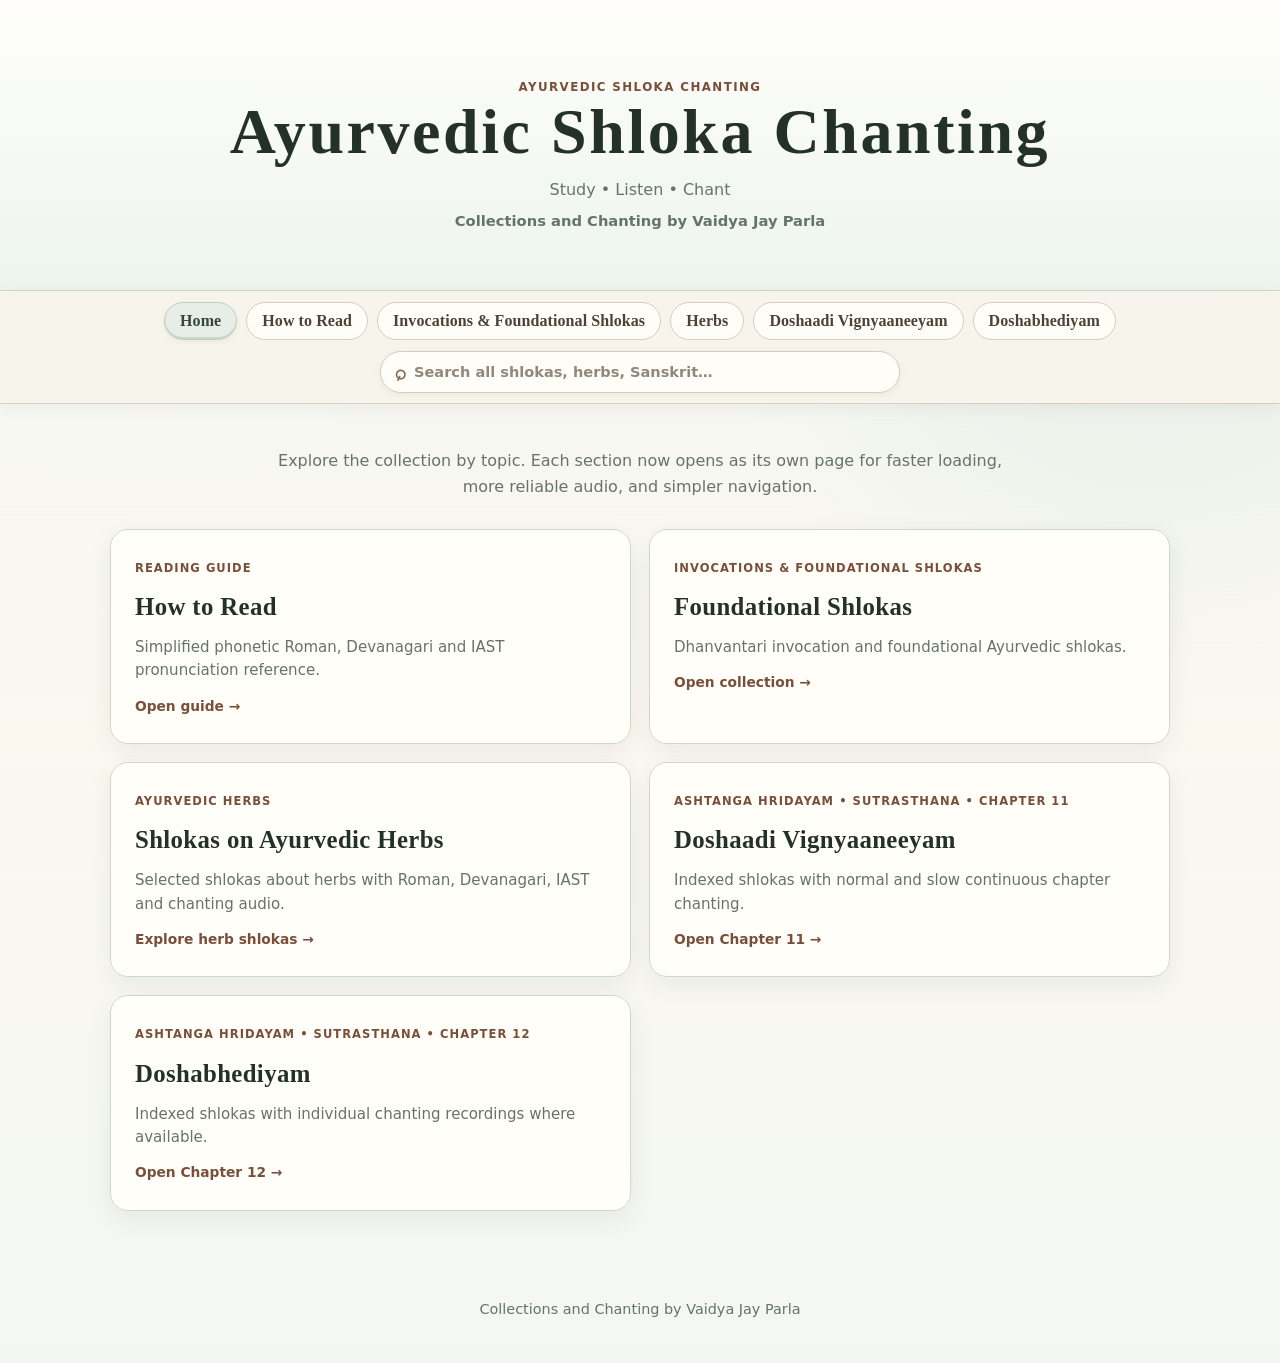
<file: index.html>
<!doctype html><html lang="en"><head>
<meta charset="utf-8">
<meta name="viewport" content="width=device-width,initial-scale=1">
<title>Ayurvedic Shloka Chanting</title>
<link rel="stylesheet" href="styles.css">
<link rel="stylesheet" href="site.css">
</head>
<body class="home-page"><div aria-hidden="true" class="sacred-bg"><span class="geo g1"></span><span class="geo g2"></span><span class="geo g3"></span><span class="geo g4"></span><span class="geo g5"></span><span class="geo g6"></span></div>
<header><div class="hero compact-hero">
<p class="collection-kicker">Ayurvedic Shloka Chanting</p>
<h1>Ayurvedic Shloka Chanting</h1>
<p class="subtitle">Study • Listen • Chant</p>
<p class="byline">Collections and Chanting by Vaidya Jay Parla</p>
</div></header>
<nav class="site-nav">
  <div class="nav-shell">
    <div class="nav-inner">
      <a class="active" href="index.html">Home</a>
      <a href="guide.html">How to Read</a>
      <a href="foundational.html">Invocations &amp; Foundational Shlokas</a>
      <a href="herbs.html">Herbs</a>
      <a href="chapter-11.html">Doshaadi Vignyaaneeyam</a>
      <a href="chapter-12.html">Doshabhediyam</a>
    </div>
    <div class="site-search-row">
      <div class="site-search-box">
        <span class="site-search-icon" aria-hidden="true">⌕</span>
        <input id="siteSearch" type="search" autocomplete="off"
          aria-label="Search the entire chanting collection"
          aria-controls="siteSearchResults"
          aria-expanded="false"
          placeholder="Search all shlokas, herbs, Sanskrit…">
        <span id="siteSearchCount" class="site-search-count" aria-live="polite"></span>
      </div>
      <div id="siteSearchResults" class="site-search-results" hidden></div>
    </div>
  </div>
</nav>
<main class="home-main">
<section class="home-intro">
<p>Explore the collection by topic. Each section now opens as its own page for faster loading, more reliable audio, and simpler navigation.</p>
</section>
<section class="home-grid" aria-label="Collection sections">
<a class="home-card" href="guide.html"><span class="eyebrow">Reading Guide</span><h2>How to Read</h2><p>Simplified phonetic Roman, Devanagari and IAST pronunciation reference.</p><span class="enter">Open guide →</span></a>
<a class="home-card" href="foundational.html"><span class="eyebrow">Invocations &amp; Foundational Shlokas</span><h2>Foundational Shlokas</h2><p>Dhanvantari invocation and foundational Ayurvedic shlokas.</p><span class="enter">Open collection →</span></a>
<a class="home-card" href="herbs.html"><span class="eyebrow">Ayurvedic Herbs</span><h2>Shlokas on Ayurvedic Herbs</h2><p>Selected shlokas about herbs with Roman, Devanagari, IAST and chanting audio.</p><span class="enter">Explore herb shlokas →</span></a>
<a class="home-card" href="chapter-11.html"><span class="eyebrow">Ashtanga Hridayam • Sutrasthana • Chapter 11</span><h2>Doshaadi Vignyaaneeyam</h2><p>Indexed shlokas with normal and slow continuous chapter chanting.</p><span class="enter">Open Chapter 11 →</span></a>
<a class="home-card" href="chapter-12.html"><span class="eyebrow">Ashtanga Hridayam • Sutrasthana • Chapter 12</span><h2>Doshabhediyam</h2><p>Indexed shlokas with individual chanting recordings where available.</p><span class="enter">Open Chapter 12 →</span></a>
</section>
</main>
<footer>Collections and Chanting by Vaidya Jay Parla</footer>
<script>
(function(){
 const map={reading-guide:"guide.html",opening:"foundational.html",herbs:"herbs.html",doshaadi:"chapter-11.html",doshabhediyam:"chapter-12.html"};
 const id=location.hash.slice(1);
 if(map[id]) location.replace(map[id]);
})();
</script>
<script type="module" src="site.js"></script>
<script type="module" src="search.js"></script>
</body></html>
</file>
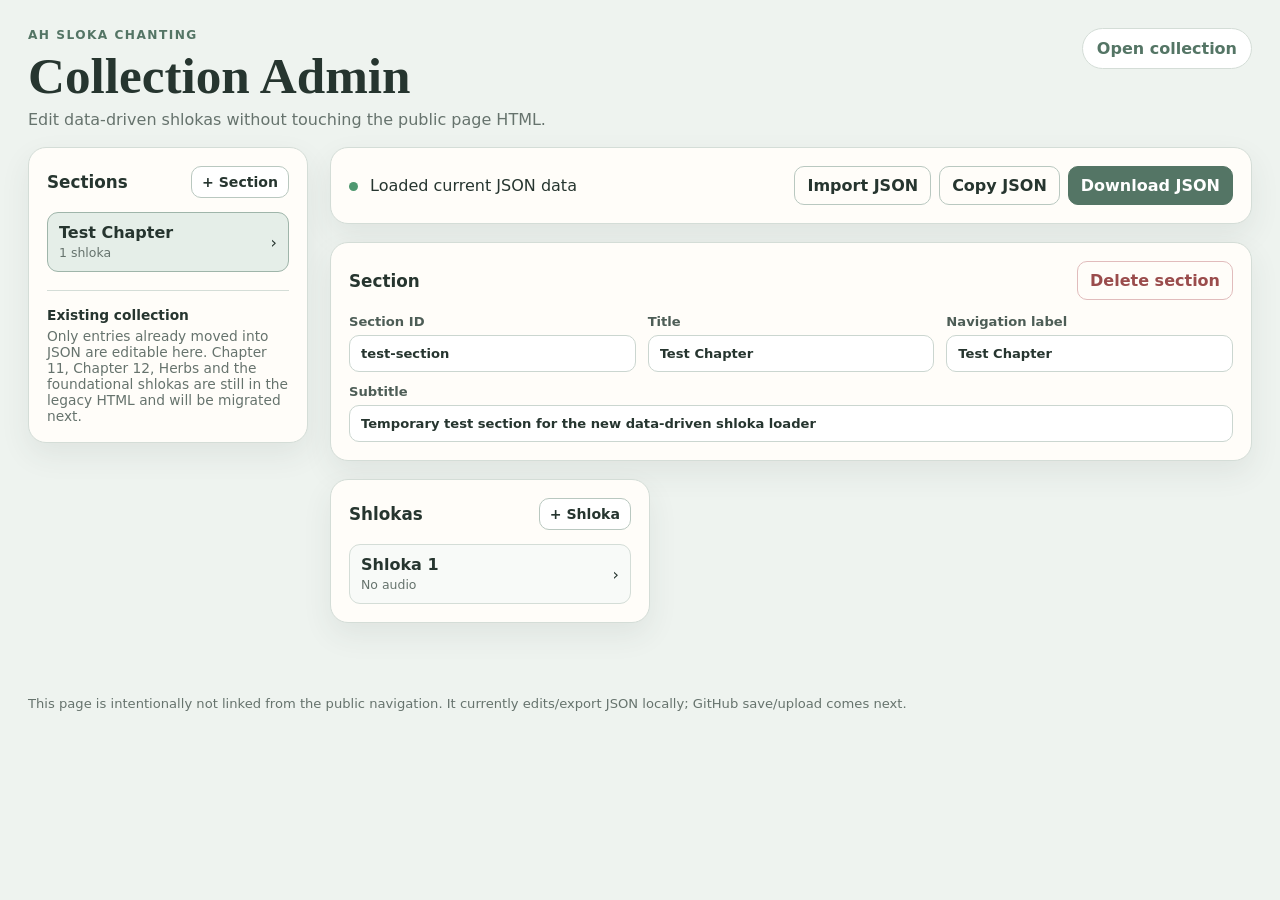
<file: admin.html>
<!doctype html>
<html lang="en">
<head>
  <meta charset="utf-8">
  <meta name="viewport" content="width=device-width,initial-scale=1">
  <title>Shloka Collection Admin</title>
  <link rel="stylesheet" href="admin.css">
</head>
<body>
  <header class="topbar">
    <div>
      <p class="eyebrow">AH Sloka Chanting</p>
      <h1>Collection Admin</h1>
      <p class="sub">Edit data-driven shlokas without touching the public page HTML.</p>
    </div>
    <a class="site-link" href="./index.html">Open collection</a>
  </header>

  <main class="layout">
    <aside class="sidebar">
      <div class="panel sticky-panel">
        <div class="panel-head">
          <h2>Sections</h2>
          <button id="newSectionBtn" class="btn small">+ Section</button>
        </div>
        <div id="sectionList" class="section-list"></div>
        <div class="legacy-note">
          <strong>Existing collection</strong>
          <p>Only entries already moved into JSON are editable here. Chapter 11, Chapter 12, Herbs and the foundational shlokas are still in the legacy HTML and will be migrated next.</p>
        </div>
      </div>
    </aside>

    <section class="workspace">
      <div class="panel toolbar">
        <div>
          <span id="statusDot" class="status-dot"></span>
          <span id="statusText">Loading current data…</span>
        </div>
        <div class="toolbar-actions">
          <button id="importBtn" class="btn ghost">Import JSON</button>
          <input id="importFile" type="file" accept=".json,application/json" hidden>
          <button id="copyBtn" class="btn ghost">Copy JSON</button>
          <button id="downloadBtn" class="btn primary">Download JSON</button>
        </div>
      </div>

      <div id="emptyState" class="panel empty-state">
        <h2>Select a section</h2>
        <p>Choose a section on the left, or create a new one.</p>
      </div>

      <div id="editorArea" hidden>
        <div class="panel section-editor">
          <div class="panel-head">
            <h2>Section</h2>
            <button id="deleteSectionBtn" class="btn danger ghost">Delete section</button>
          </div>
          <div class="field-grid three">
            <label>Section ID
              <input id="sectionId" type="text" placeholder="chapter-13">
            </label>
            <label>Title
              <input id="sectionTitle" type="text" placeholder="Chapter 13">
            </label>
            <label>Navigation label
              <input id="sectionNav" type="text" placeholder="Chapter 13">
            </label>
          </div>
          <label>Subtitle
            <input id="sectionSubtitle" type="text" placeholder="Ashtanga Hridayam · Sutrasthana · Chapter 13">
          </label>
        </div>

        <div class="split">
          <div class="panel">
            <div class="panel-head">
              <h2>Shlokas</h2>
              <button id="newVerseBtn" class="btn small">+ Shloka</button>
            </div>
            <div id="verseList" class="verse-list"></div>
          </div>

          <div id="verseEditor" class="panel" hidden>
            <div class="panel-head">
              <h2 id="verseEditorTitle">Edit shloka</h2>
              <button id="deleteVerseBtn" class="btn danger ghost">Delete</button>
            </div>

            <div class="field-grid three">
              <label>Shloka ID
                <input id="verseId" type="text" placeholder="ch13-1">
              </label>
              <label>Number
                <input id="verseNumber" type="number" min="0" step="1">
              </label>
              <label>Display label
                <input id="verseLabel" type="text" placeholder="Optional">
              </label>
            </div>

            <label>Simplified English / Phonetic
              <textarea id="roman" rows="5" placeholder="One verse line per line"></textarea>
            </label>

            <label>IAST
              <textarea id="iast" rows="5" placeholder="One verse line per line"></textarea>
            </label>

            <label>Devanagari
              <textarea id="devanagari" rows="5" lang="sa-Deva" placeholder="One verse line per line"></textarea>
            </label>

            <label>Simple meaning
              <textarea id="meaning" rows="5" placeholder="Explain the full shloka in clear, complete language"></textarea>
            </label>

            <div class="field-grid two">
              <label>Roman source
                <input id="sourceRoman" type="text" placeholder="ASHTANGA HRIDAYAM">
              </label>
              <label>Devanagari source
                <input id="sourceDevanagari" type="text" lang="sa-Deva" placeholder="अष्टाङ्ग हृदयम्">
              </label>
            </div>

            <fieldset class="audio-box">
              <legend>Audio</legend>
              <div class="field-grid two">
                <label>Audio path
                  <input id="audioPath" type="text" placeholder="audio/chapter-13/shloka-01.mp3">
                </label>
                <label>Audio MIME type
                  <select id="audioType">
                    <option value="">Auto / none</option>
                    <option value="audio/mpeg">MP3 — audio/mpeg</option>
                    <option value="audio/mp4">M4A — audio/mp4</option>
                    <option value="audio/wav">WAV — audio/wav</option>
                  </select>
                </label>
              </div>
              <div class="audio-helper">
                <label class="file-picker">Choose audio file
                  <input id="audioFile" type="file" accept="audio/*">
                </label>
                <span id="audioHint">Choosing a file only fills the suggested repository path. It does not upload yet.</span>
              </div>
            </fieldset>
          </div>
        </div>

        <div id="previewPanel" class="panel preview-panel" hidden>
          <div class="panel-head">
            <h2>Preview</h2>
            <span class="preview-note">Approximate public-card layout</span>
          </div>
          <article class="preview-card">
            <div class="preview-two-col">
              <div>
                <div class="preview-label">English / Phonetic</div>
                <pre id="previewRoman"></pre>
                <div class="preview-iast-wrap">
                  <div class="preview-label center">IAST</div>
                  <div id="previewIast" class="preview-iast"></div>
                </div>
                <div id="previewSourceRoman" class="preview-source"></div>
              </div>
              <div>
                <div class="preview-label">Devanagari</div>
                <div id="previewDevanagari" class="preview-devanagari"></div>
                <div id="previewSourceDevanagari" class="preview-source"></div>
              </div>
            </div>
            <div class="preview-meaning">
              <strong>Simple Meaning</strong>
              <span id="previewMeaning"></span>
            </div>
          </article>
        </div>
      </div>
    </section>
  </main>

  <footer>
    <p>This page is intentionally not linked from the public navigation. It currently edits/export JSON locally; GitHub save/upload comes next.</p>
  </footer>

  <script src="admin.js" defer></script>
</body>
</html>
</file>
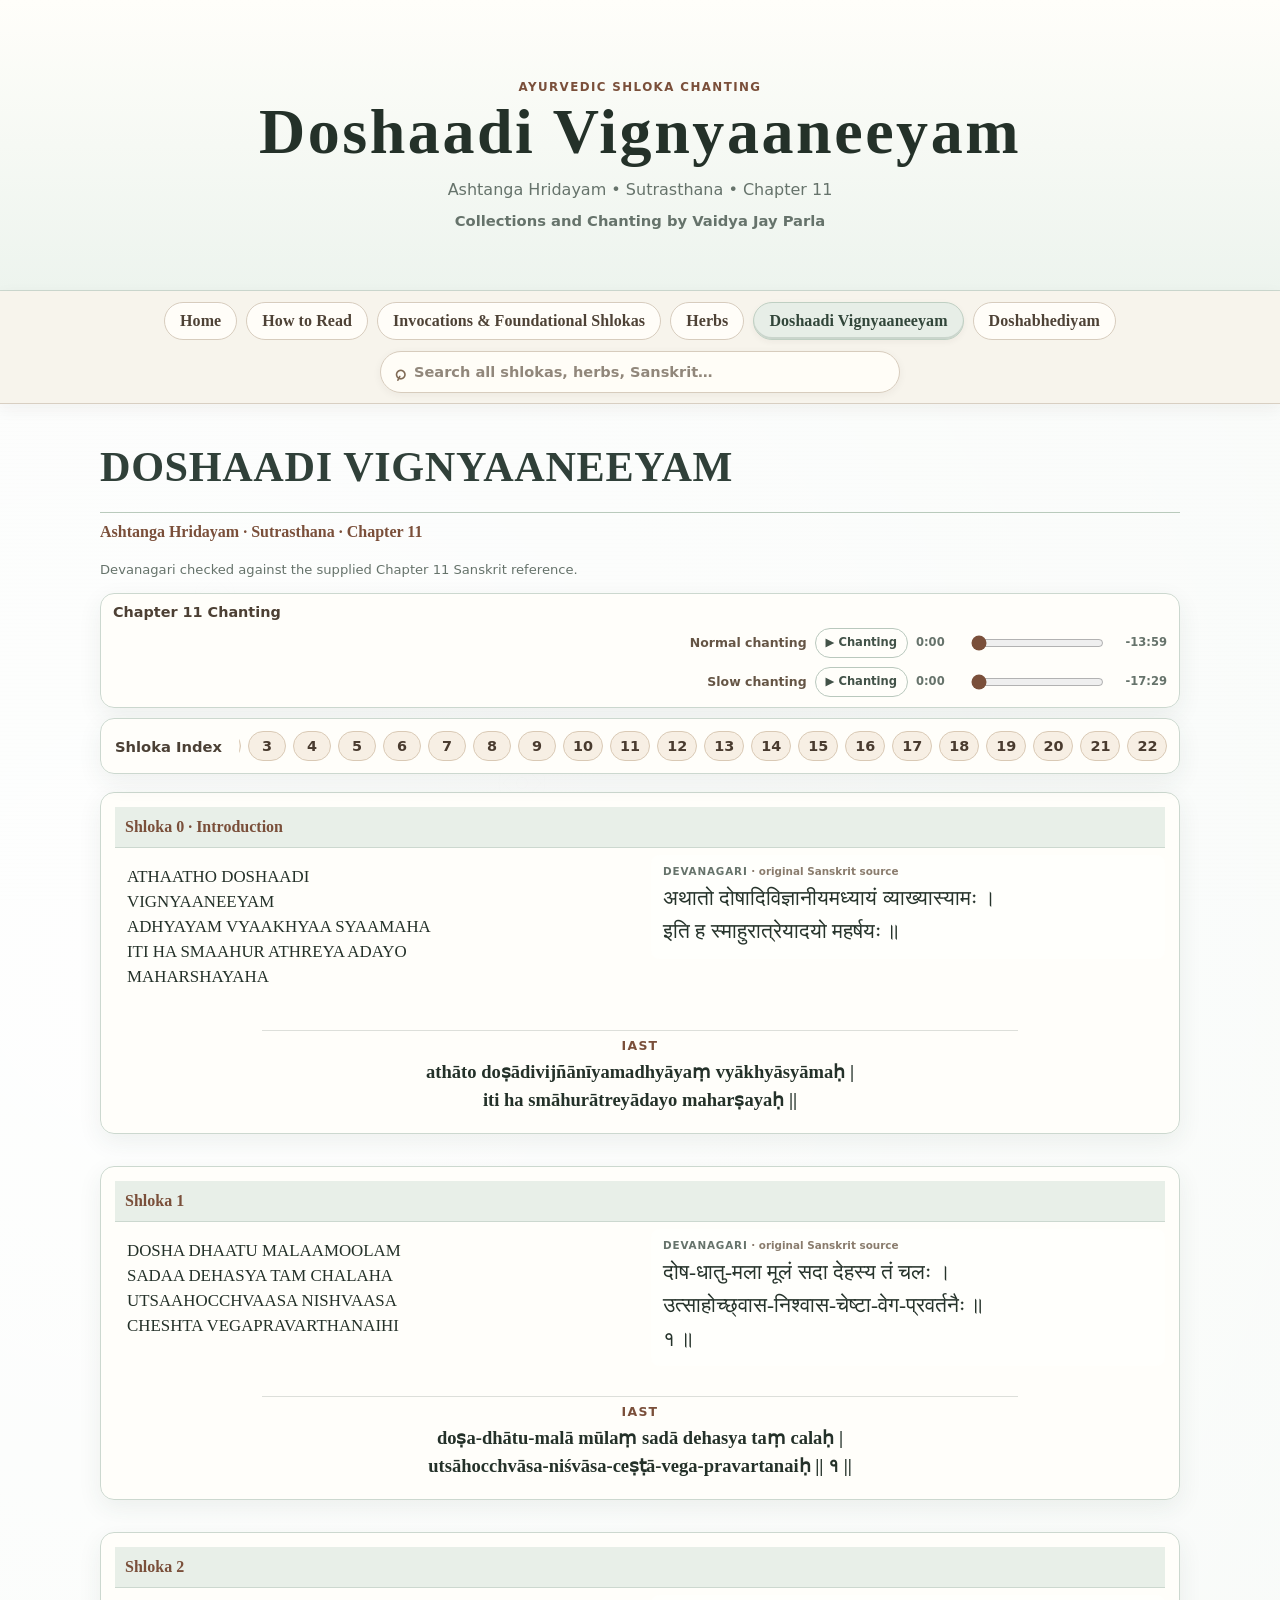
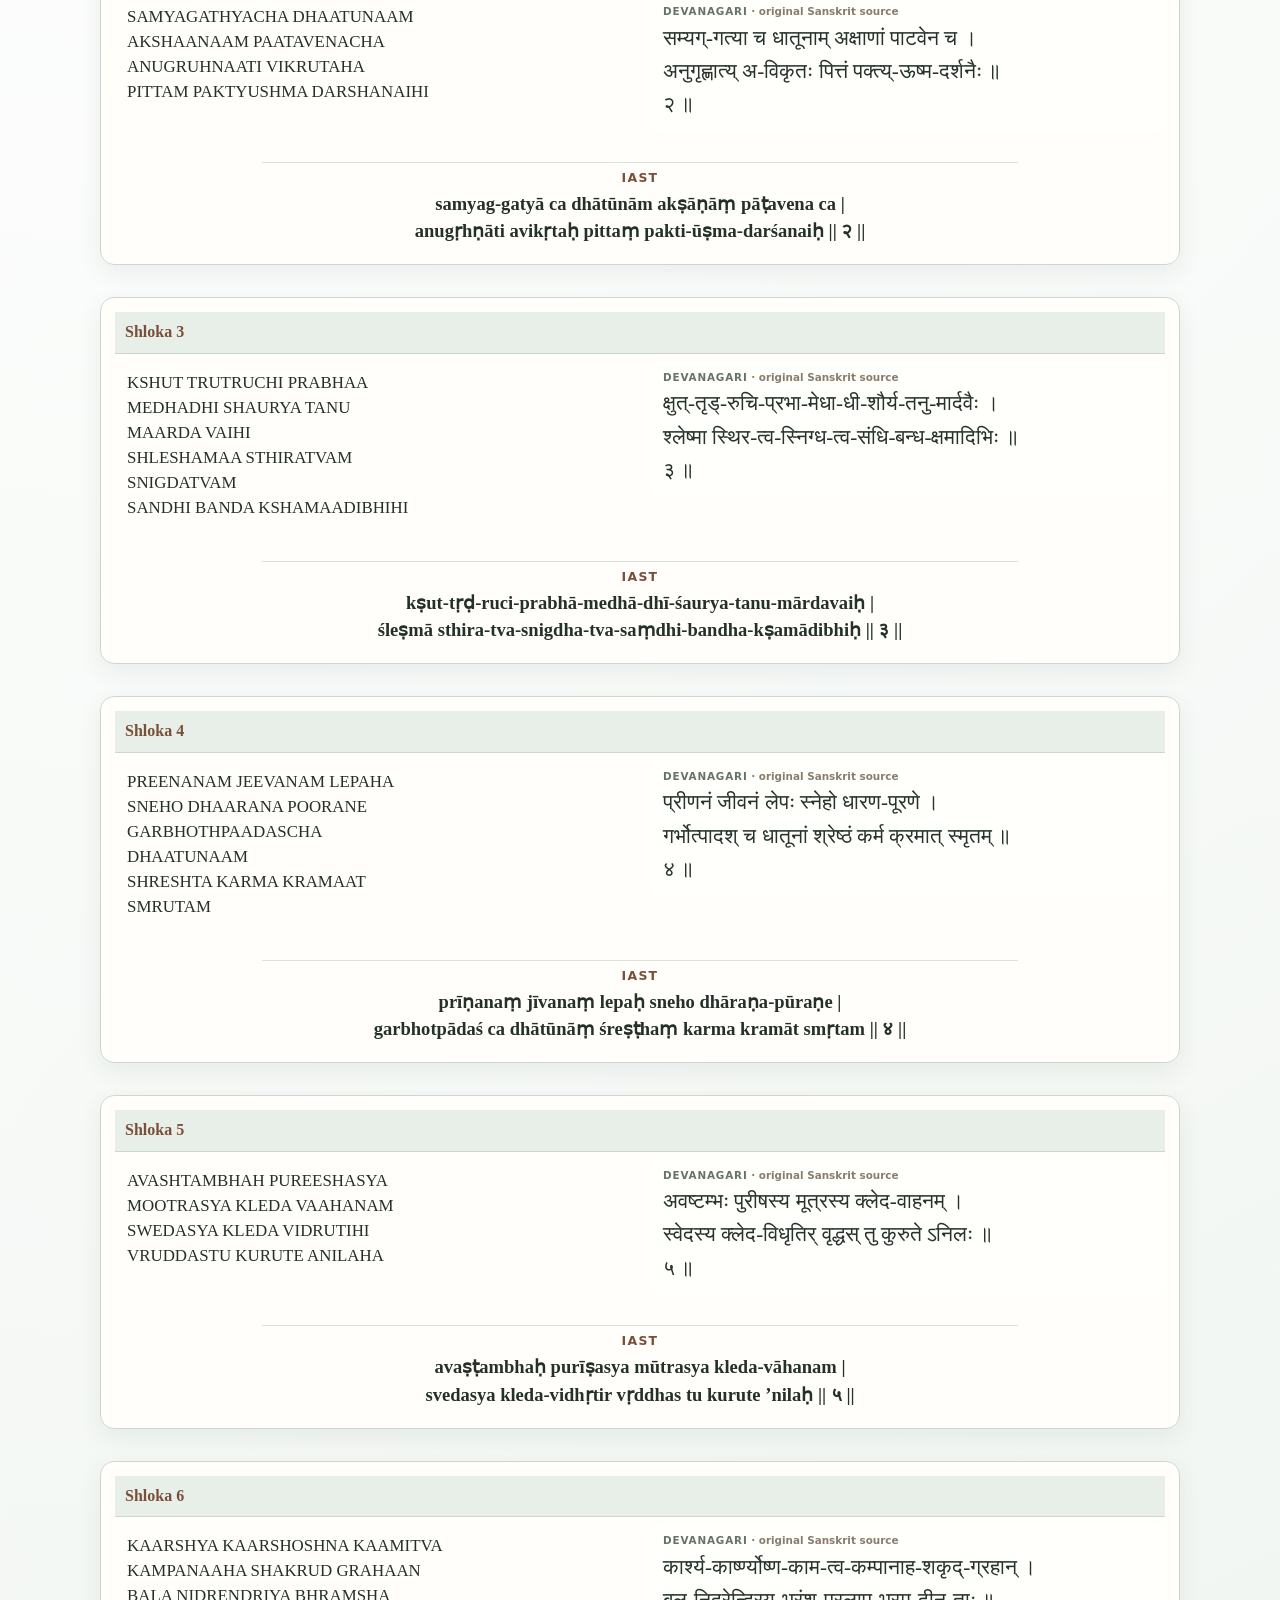
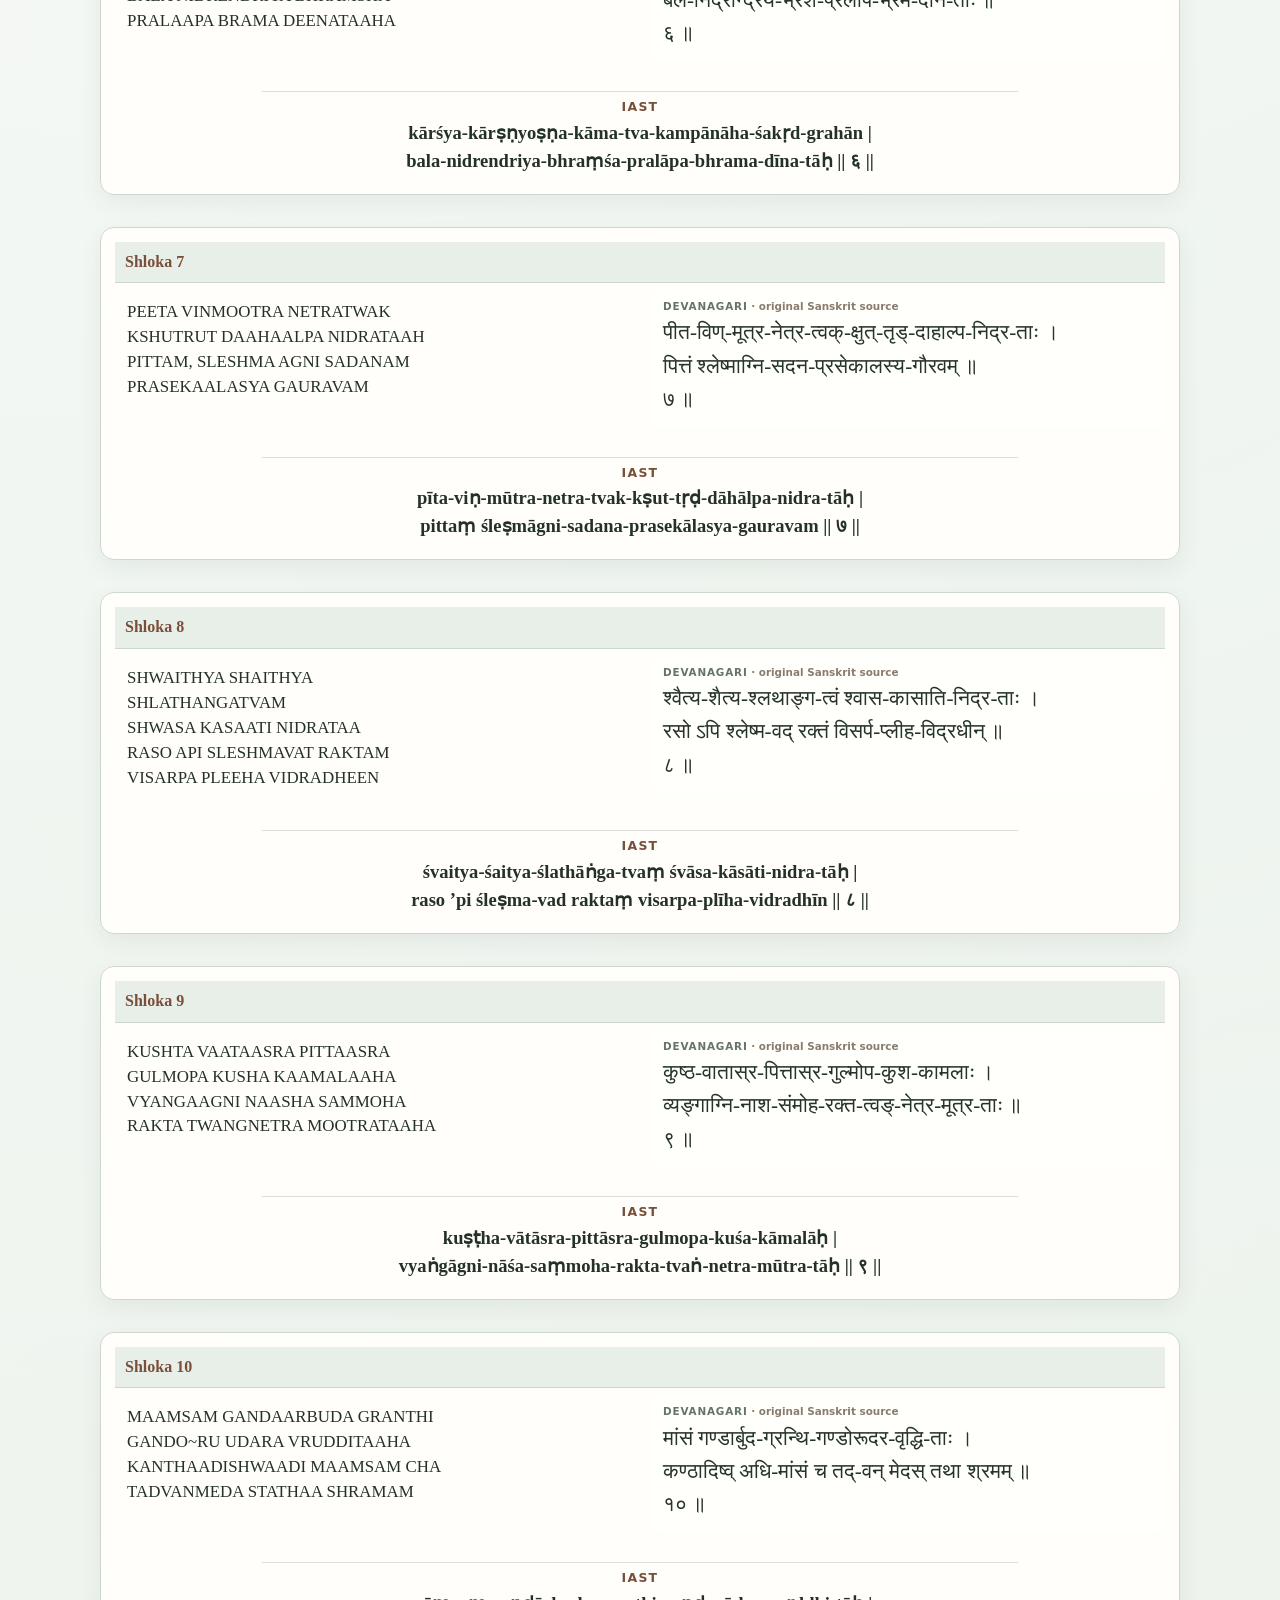
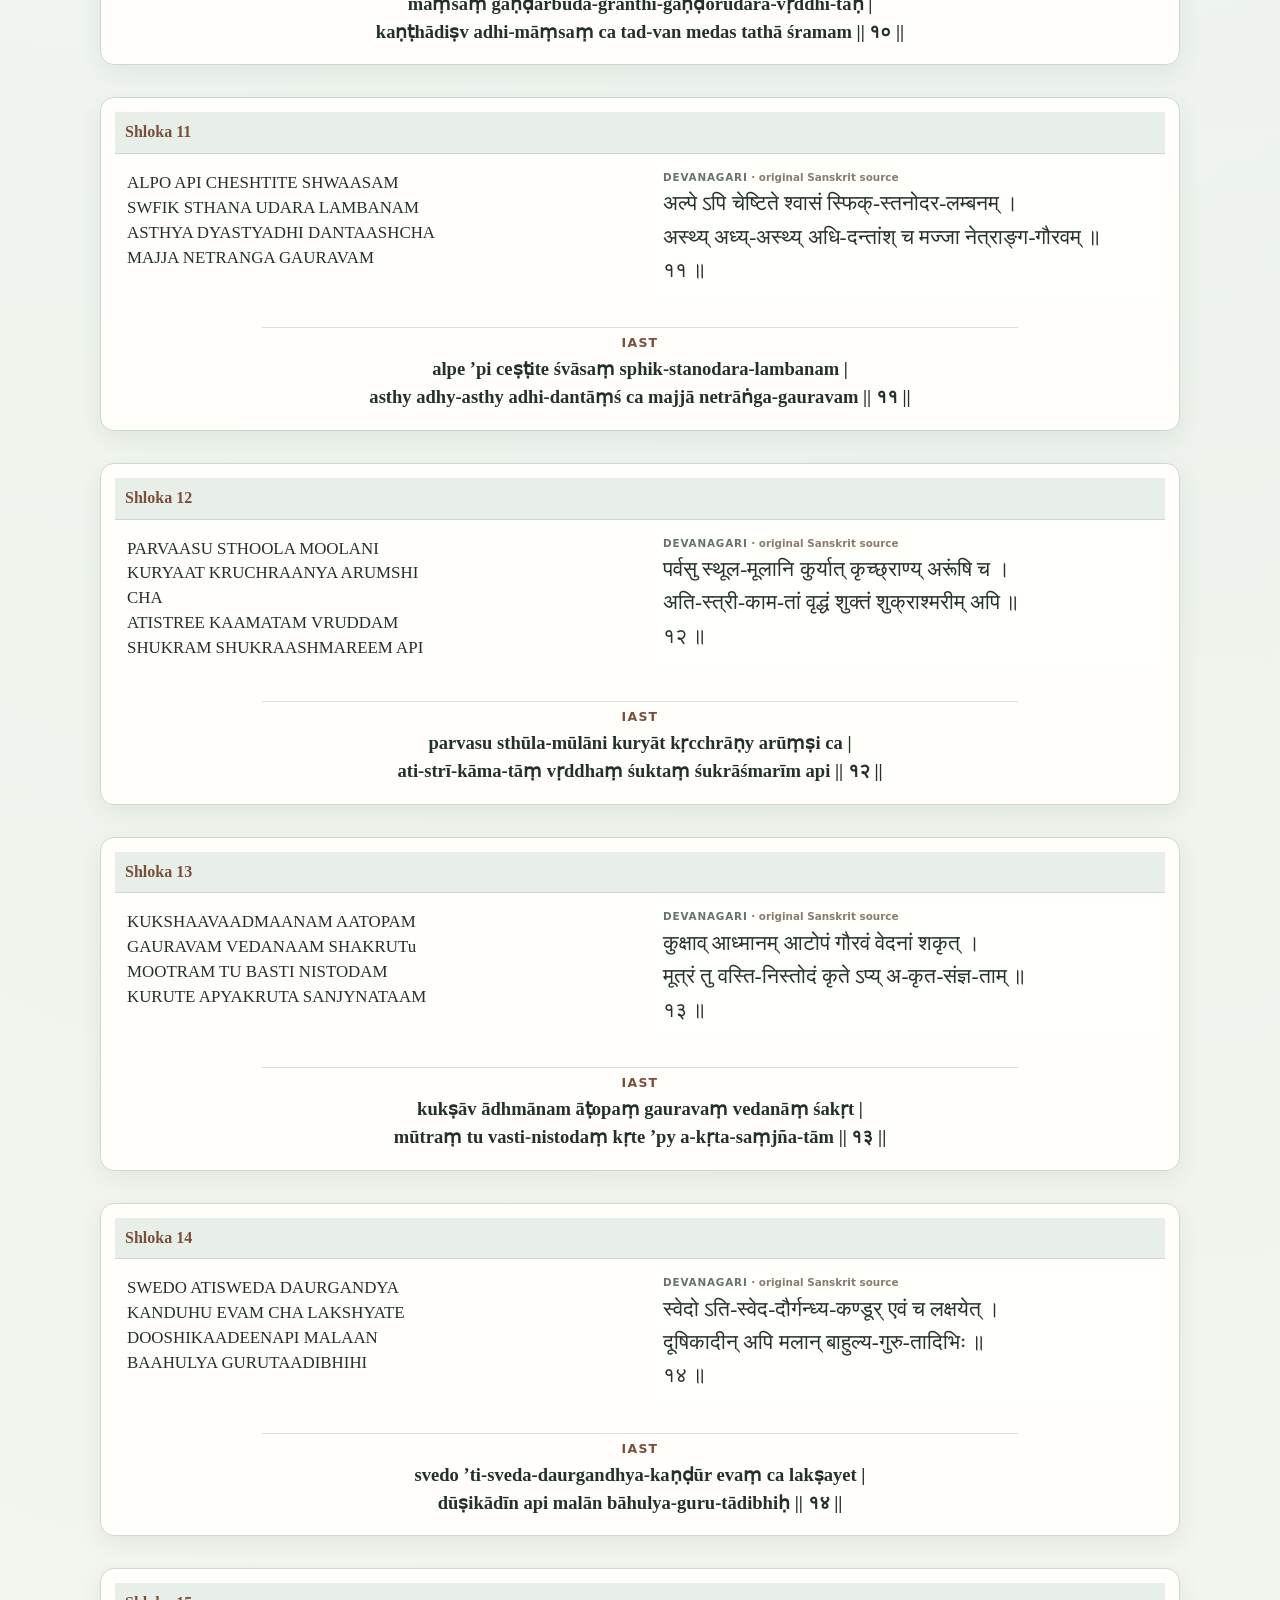
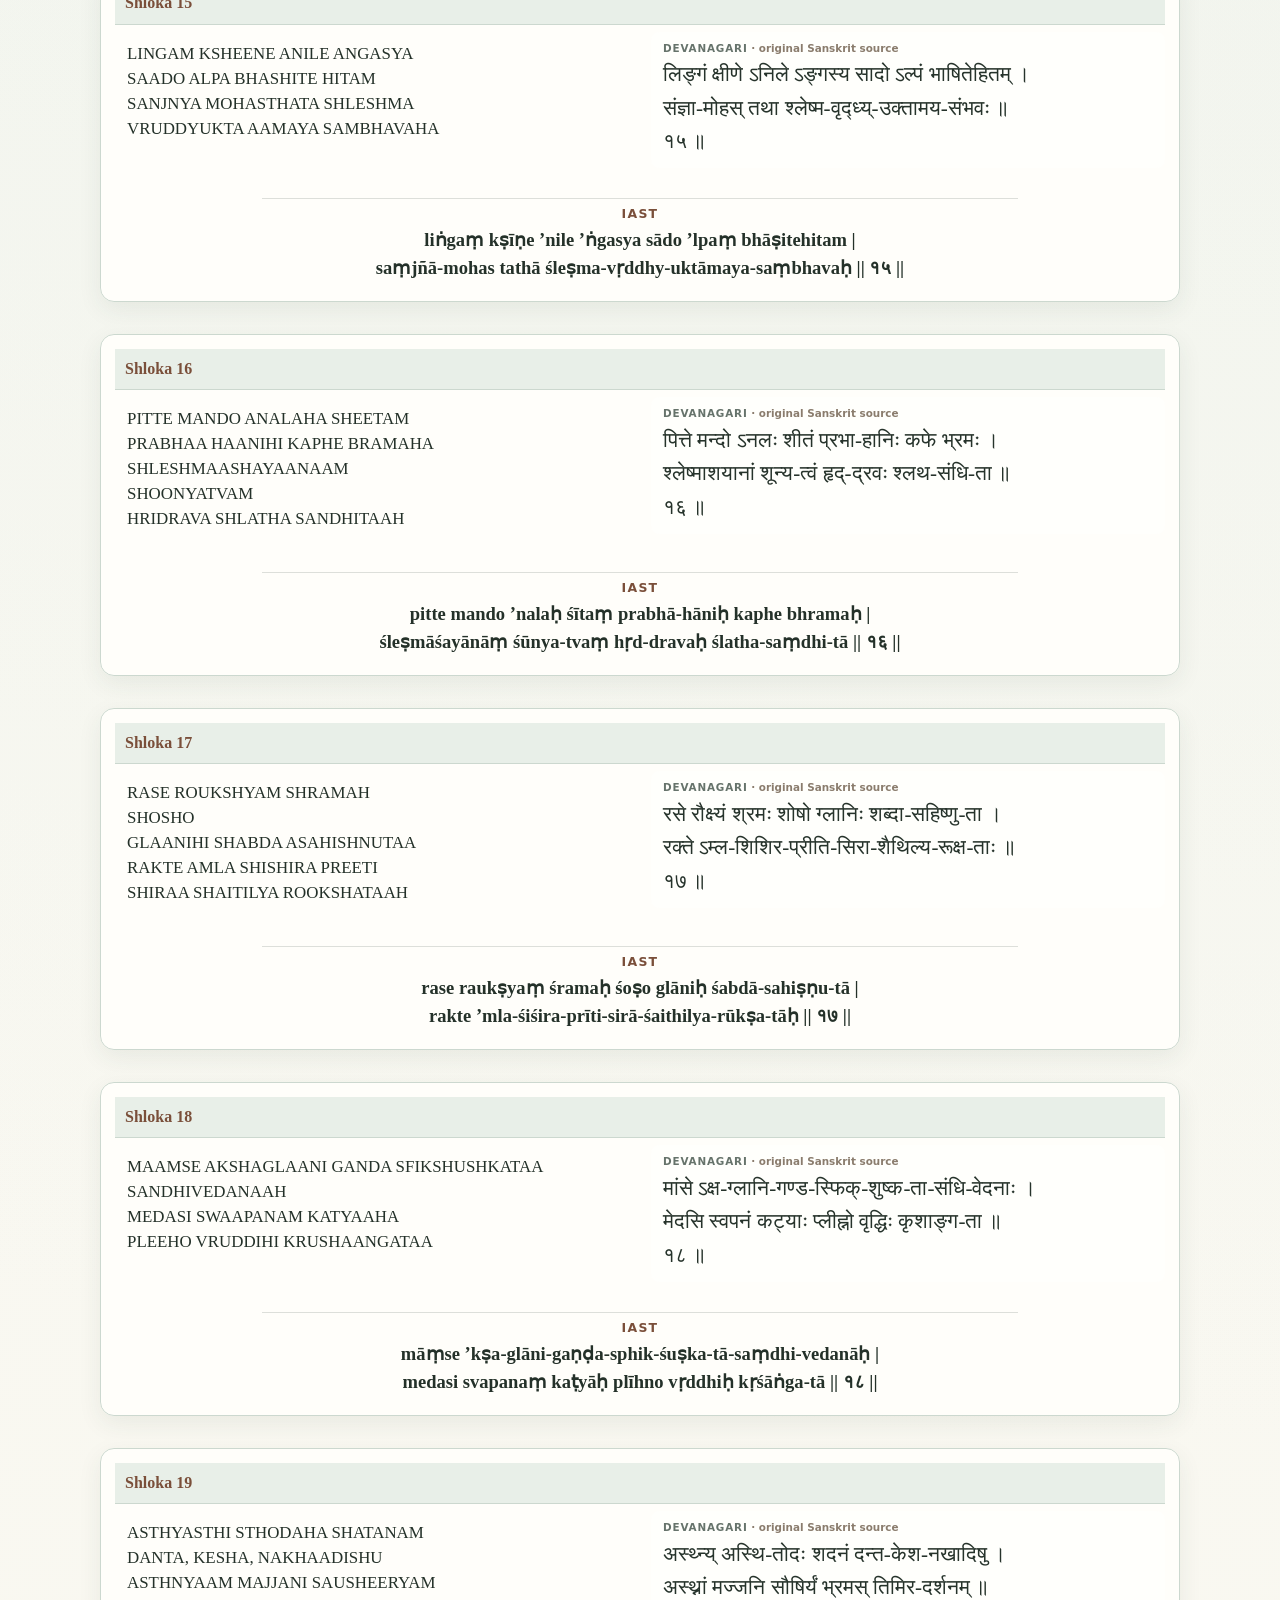
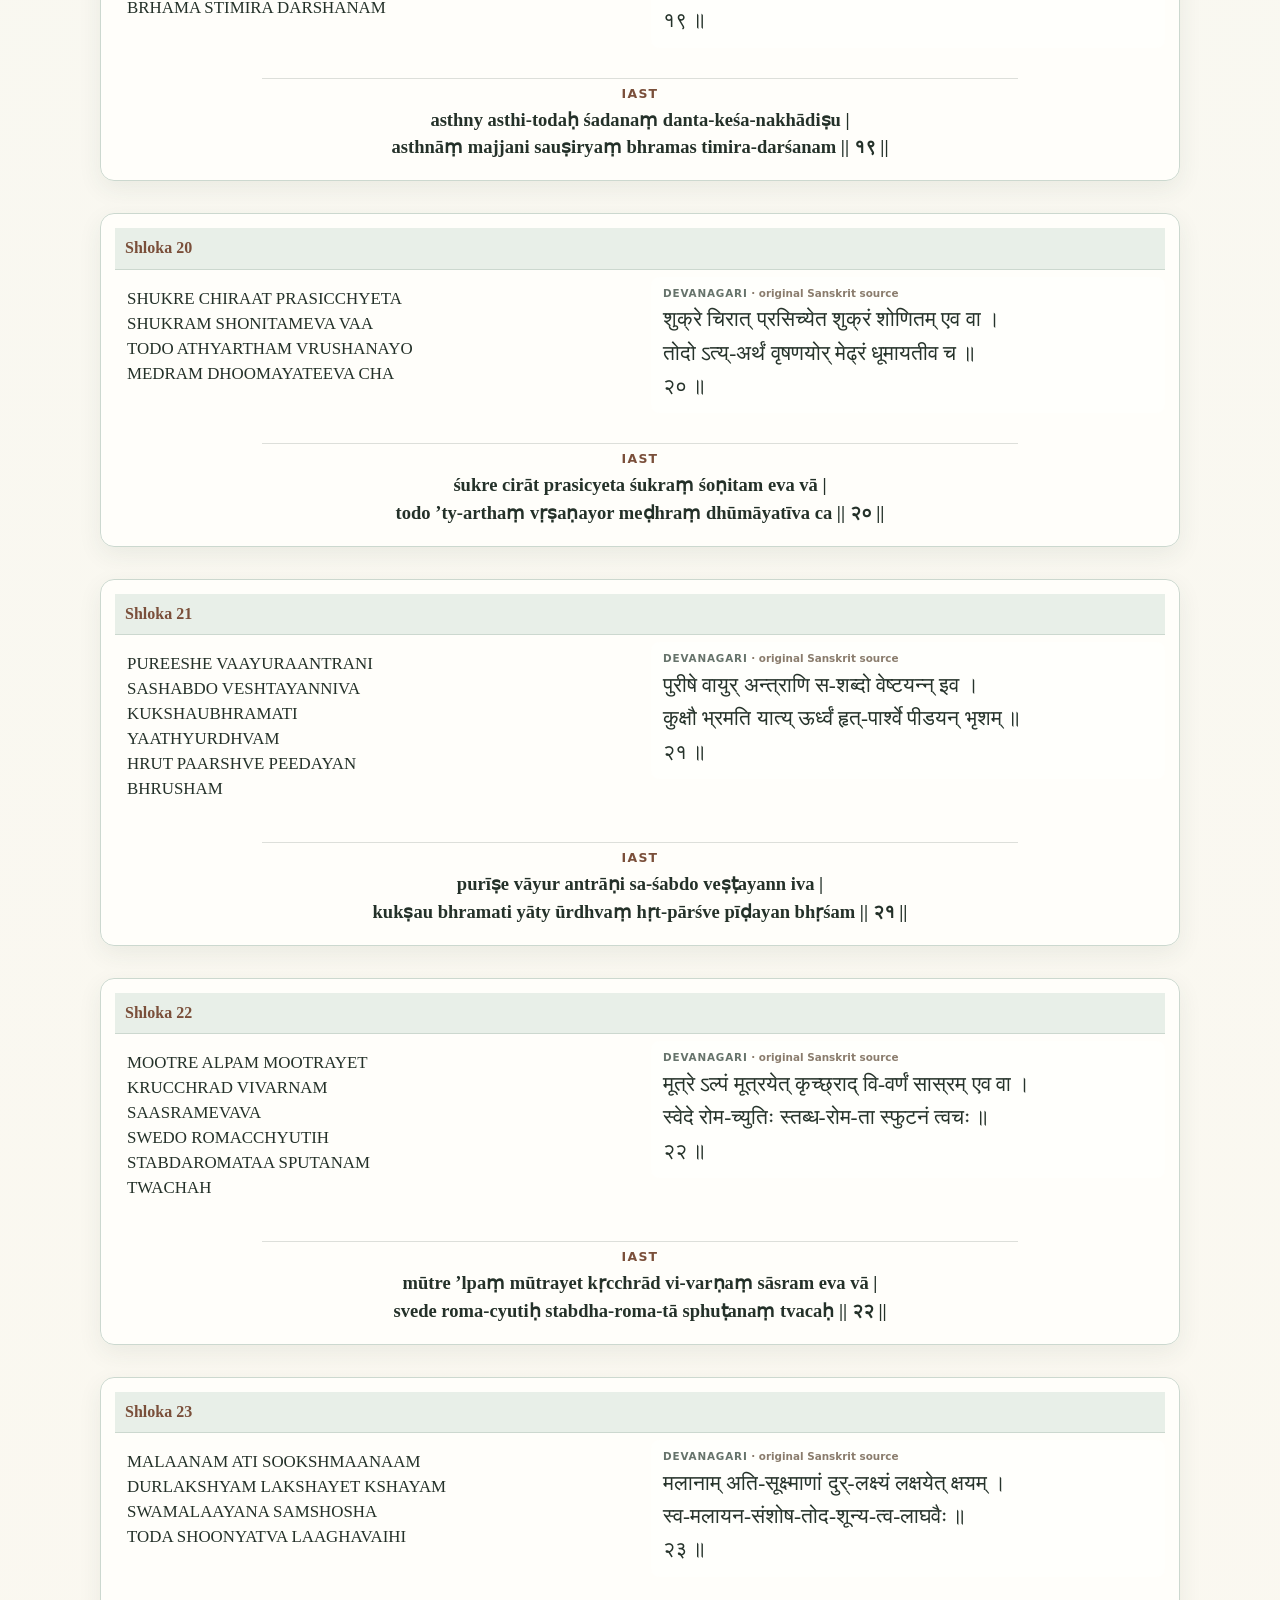
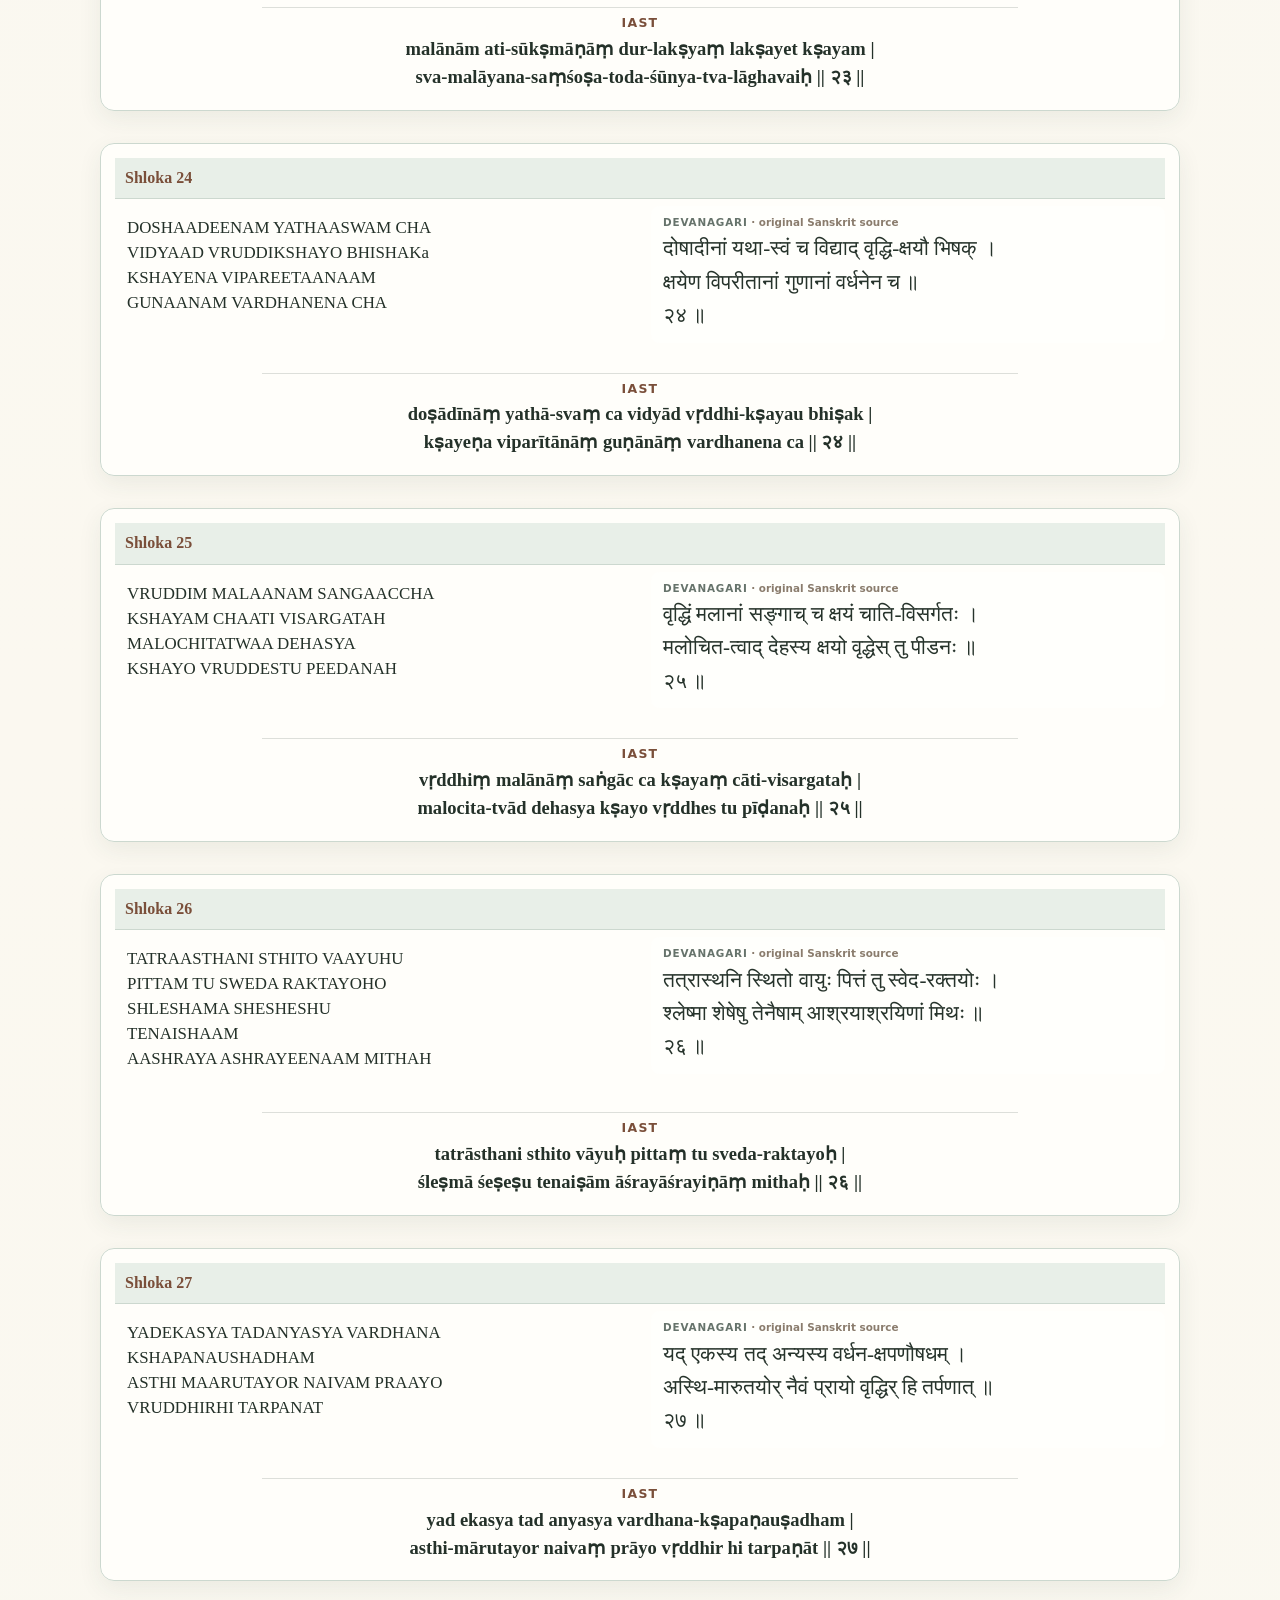
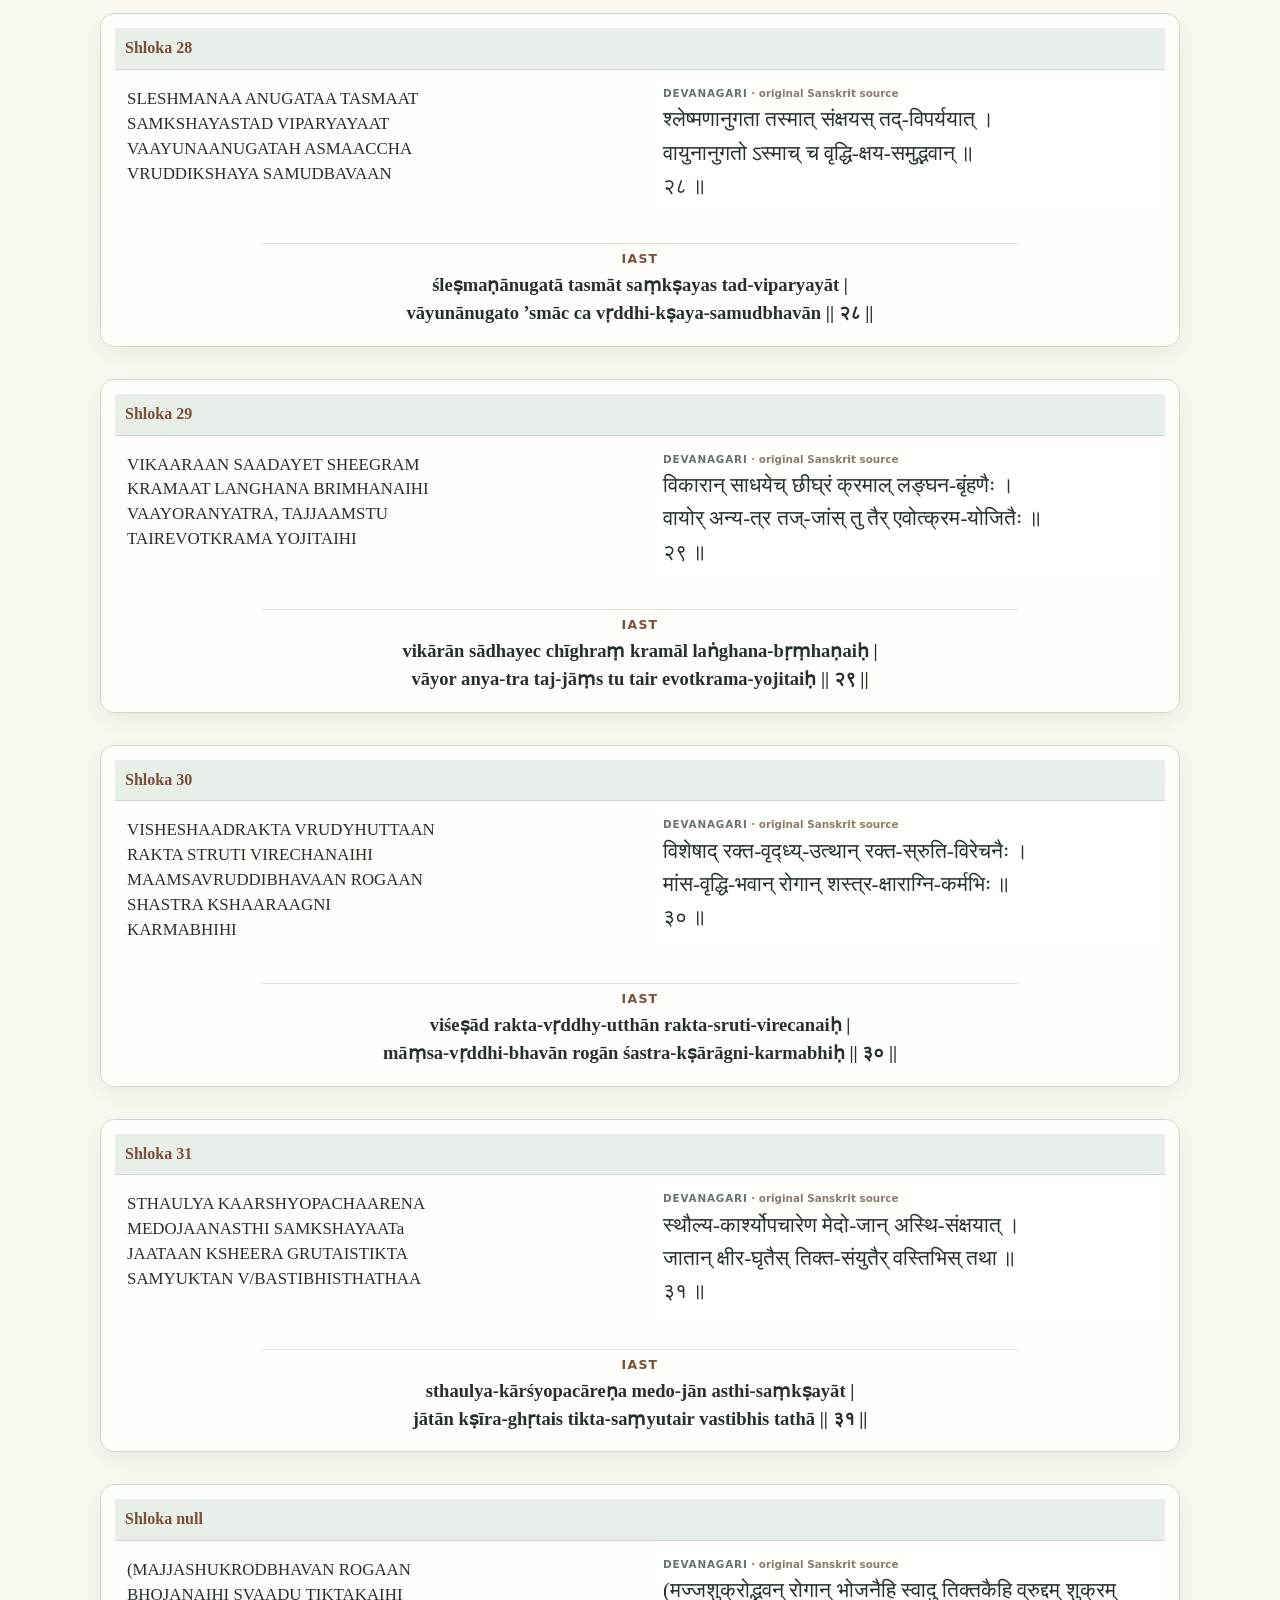
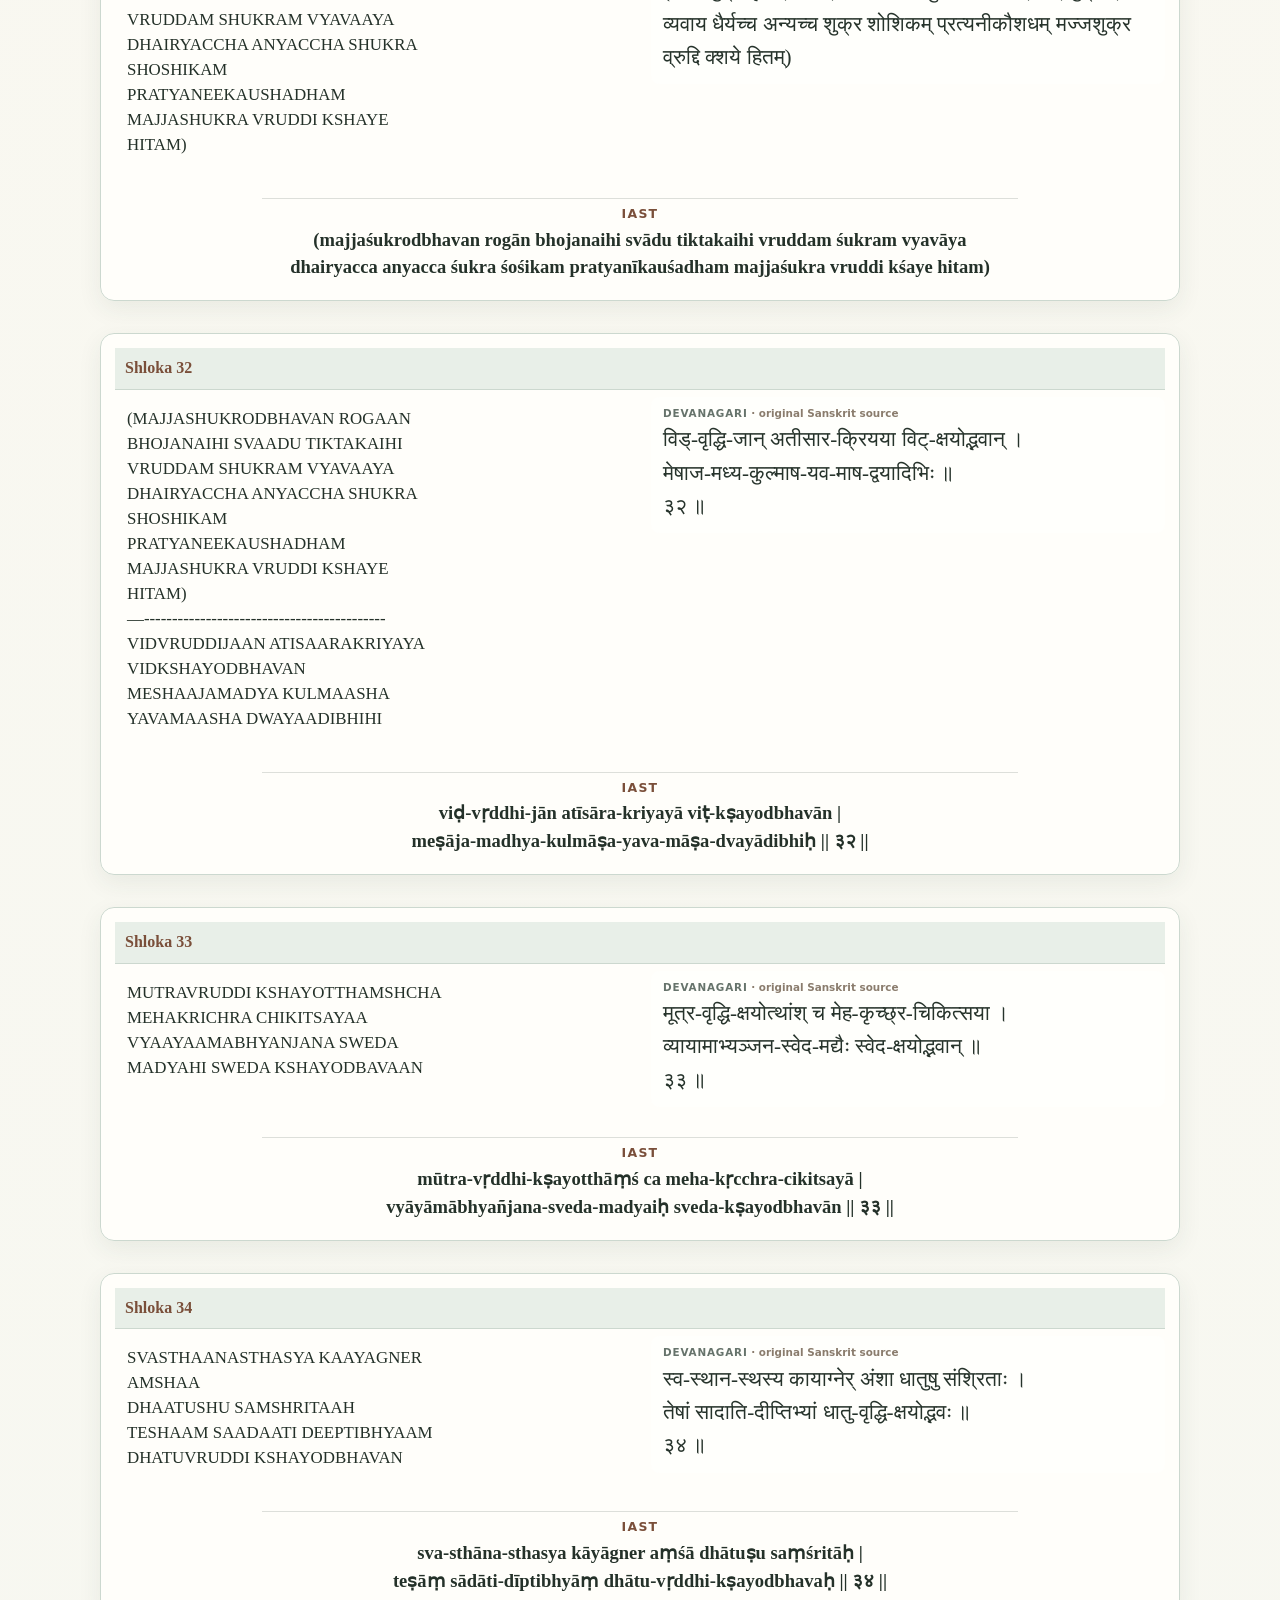
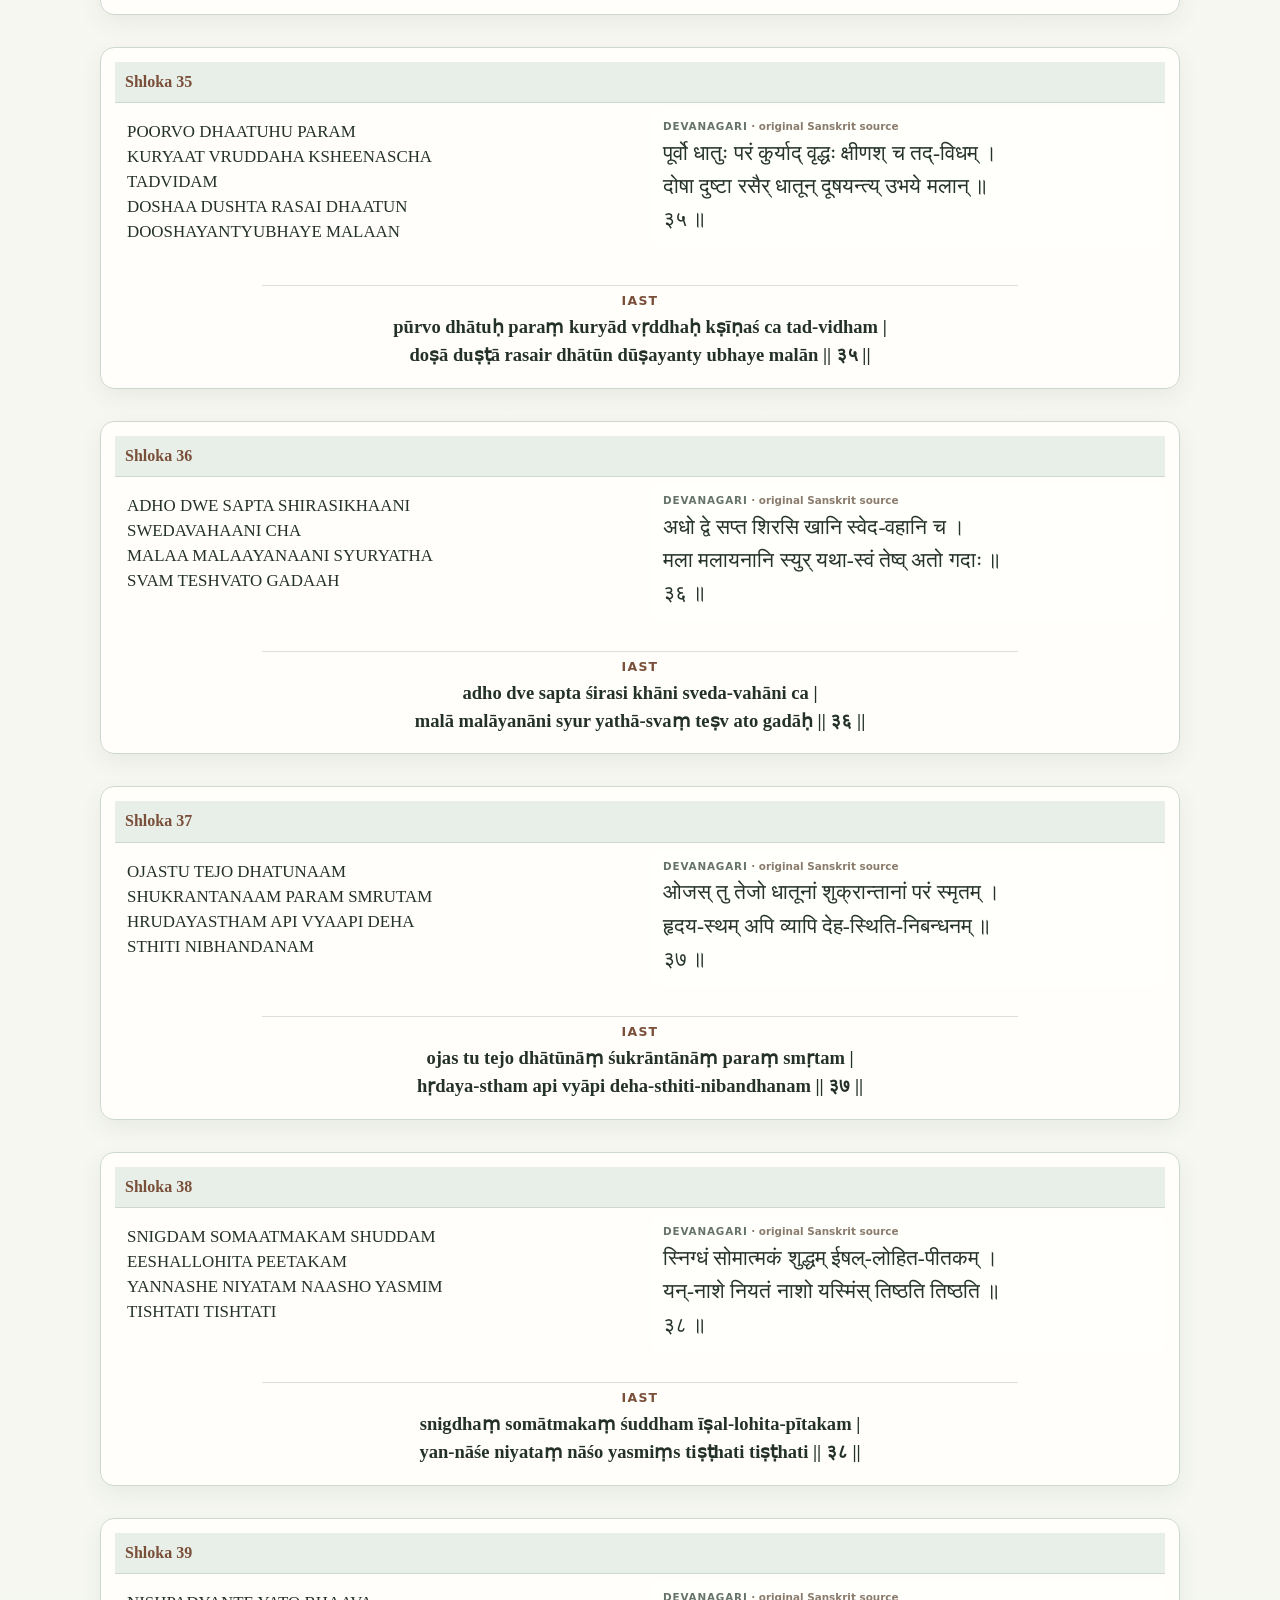
<file: chapter-11.html>
<!doctype html><html lang="en"><head>
<meta charset="utf-8">
<meta name="viewport" content="width=device-width,initial-scale=1">
<title>Doshaadi Vignyaaneeyam | Ayurvedic Shloka Chanting</title>
<link rel="stylesheet" href="styles.css">
<link rel="stylesheet" href="site.css">
</head>
<body data-page="chapter11"><div aria-hidden="true" class="sacred-bg"><span class="geo g1"></span><span class="geo g2"></span><span class="geo g3"></span><span class="geo g4"></span><span class="geo g5"></span><span class="geo g6"></span></div><header><div class="hero compact-hero">
<p class="collection-kicker">Ayurvedic Shloka Chanting</p>
<h1>Doshaadi Vignyaaneeyam</h1>
<p class="subtitle">Ashtanga Hridayam • Sutrasthana • Chapter 11</p>
<p class="byline">Collections and Chanting by Vaidya Jay Parla</p>
</div></header><nav class="site-nav">
  <div class="nav-shell">
    <div class="nav-inner">
      <a href="index.html">Home</a>
      <a href="guide.html">How to Read</a>
      <a href="foundational.html">Invocations &amp; Foundational Shlokas</a>
      <a href="herbs.html">Herbs</a>
      <a class="active" href="chapter-11.html">Doshaadi Vignyaaneeyam</a>
      <a href="chapter-12.html">Doshabhediyam</a>
    </div>
    <div class="site-search-row">
      <div class="site-search-box">
        <span class="site-search-icon" aria-hidden="true">⌕</span>
        <input id="siteSearch" type="search" autocomplete="off"
          aria-label="Search the entire chanting collection"
          aria-controls="siteSearchResults"
          aria-expanded="false"
          placeholder="Search all shlokas, herbs, Sanskrit…">
        <span id="siteSearchCount" class="site-search-count" aria-live="polite"></span>
      </div>
      <div id="siteSearchResults" class="site-search-results" hidden></div>
    </div>
  </div>
</nav>

<main><section class="section" id="doshaadi"><div class="loading-card">Loading collection…</div></section><div class="no-results" id="noResults">No matching text found.</div></main>
<footer>Collections and Chanting by Vaidya Jay Parla</footer>
<script type="module" src="site.js"></script>
<script type="module" src="search.js"></script>
</body></html>
</file>
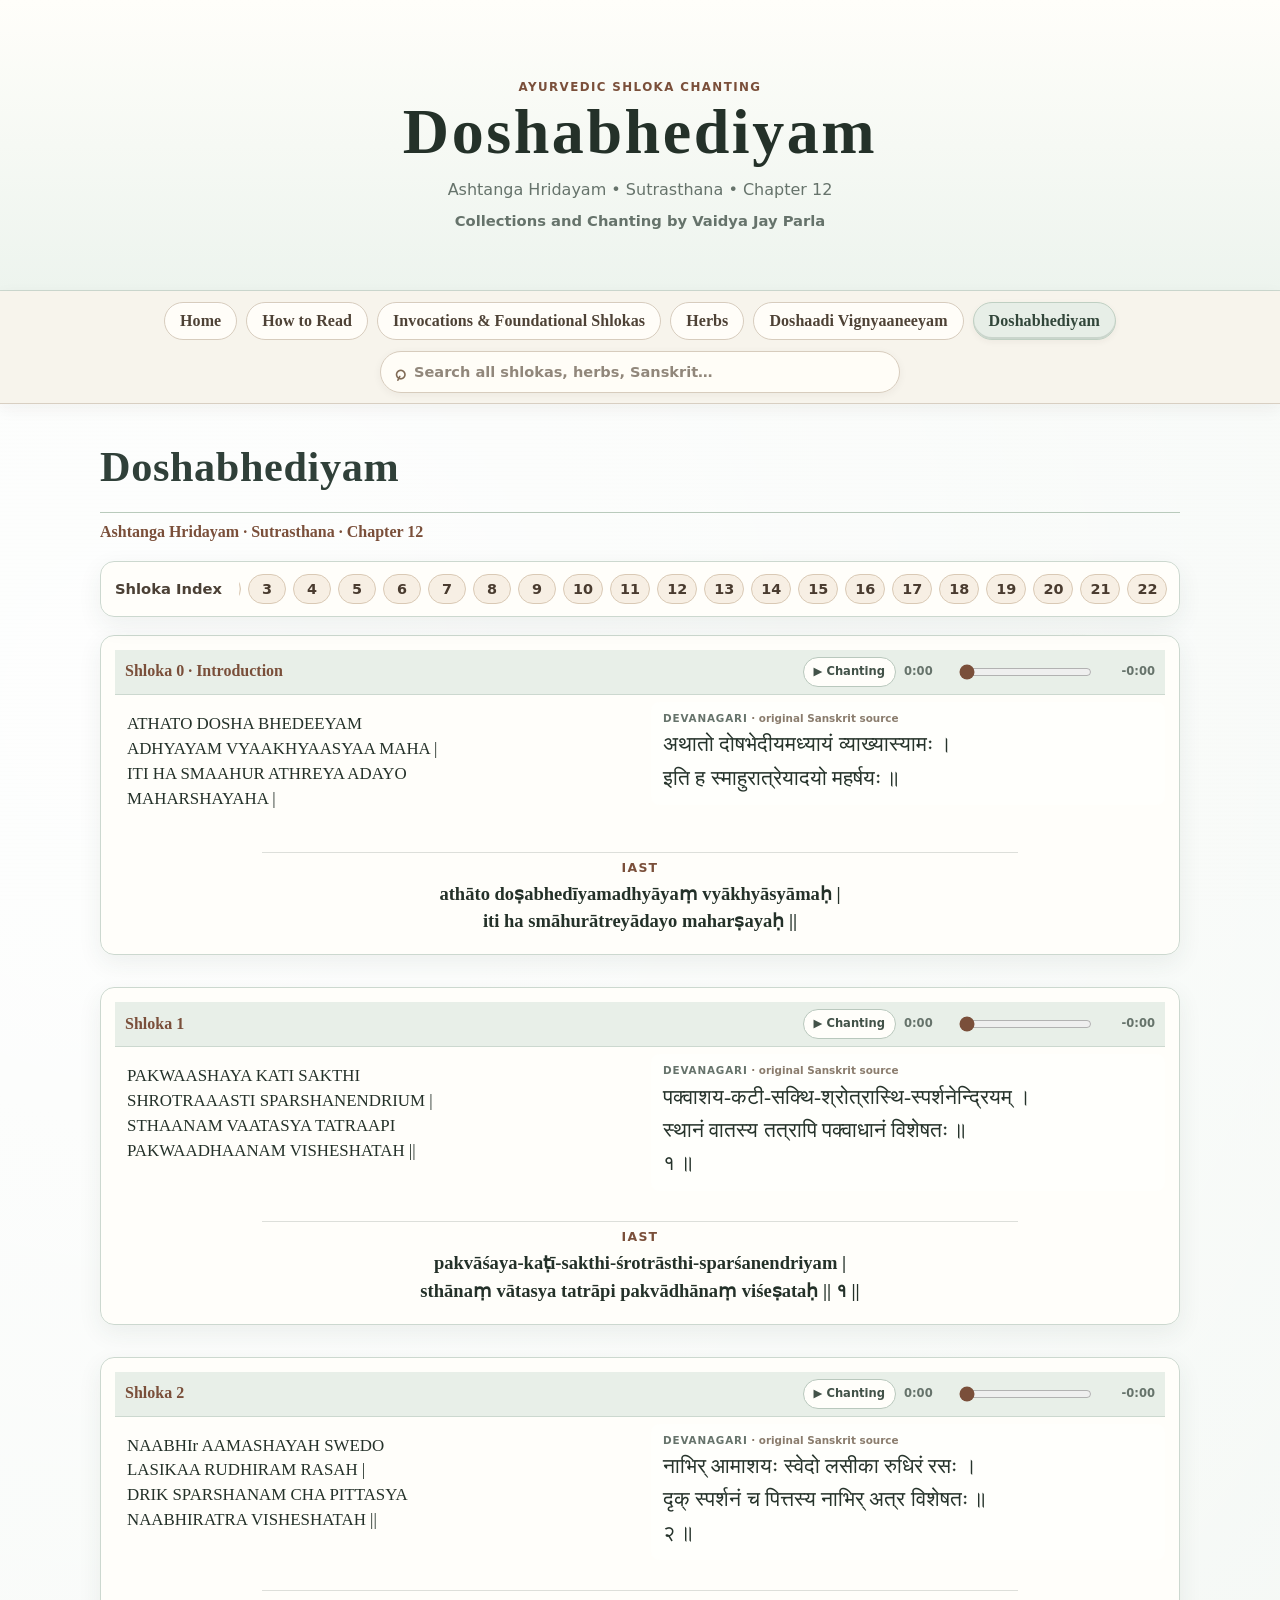
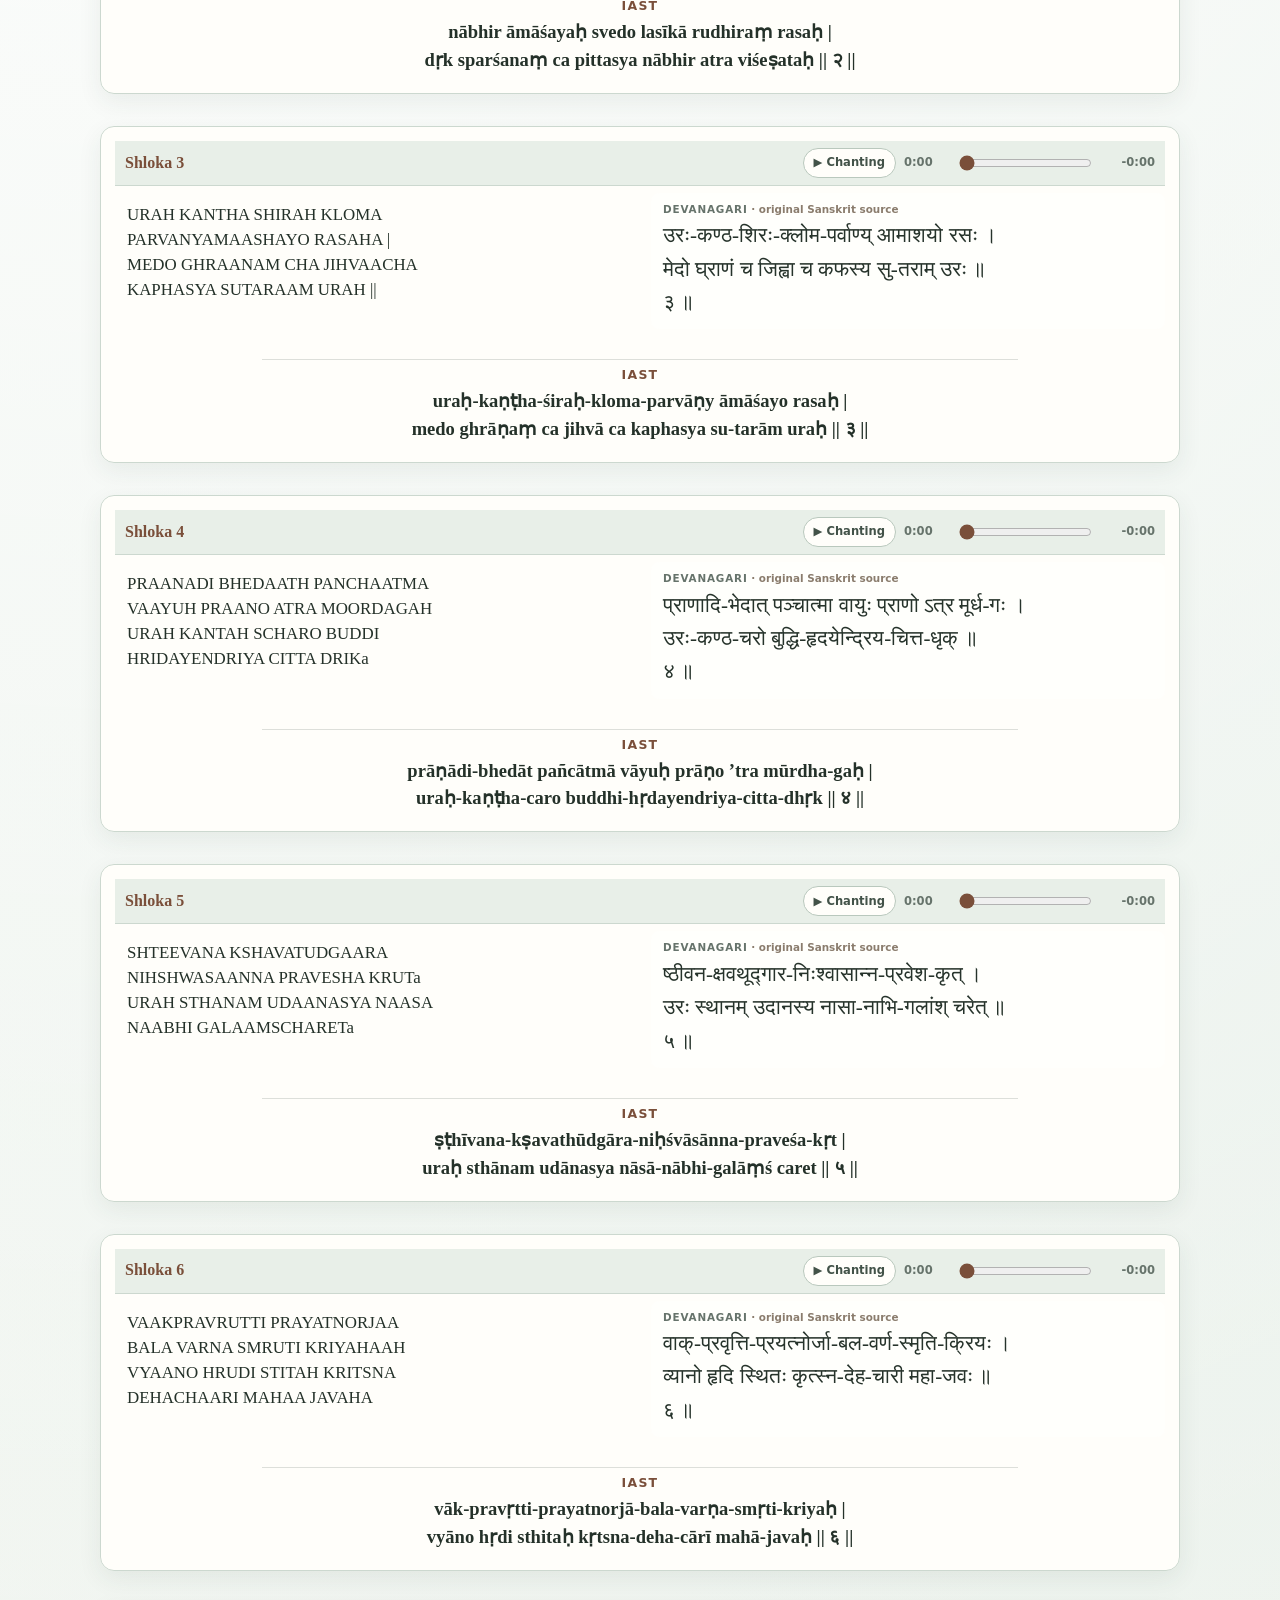
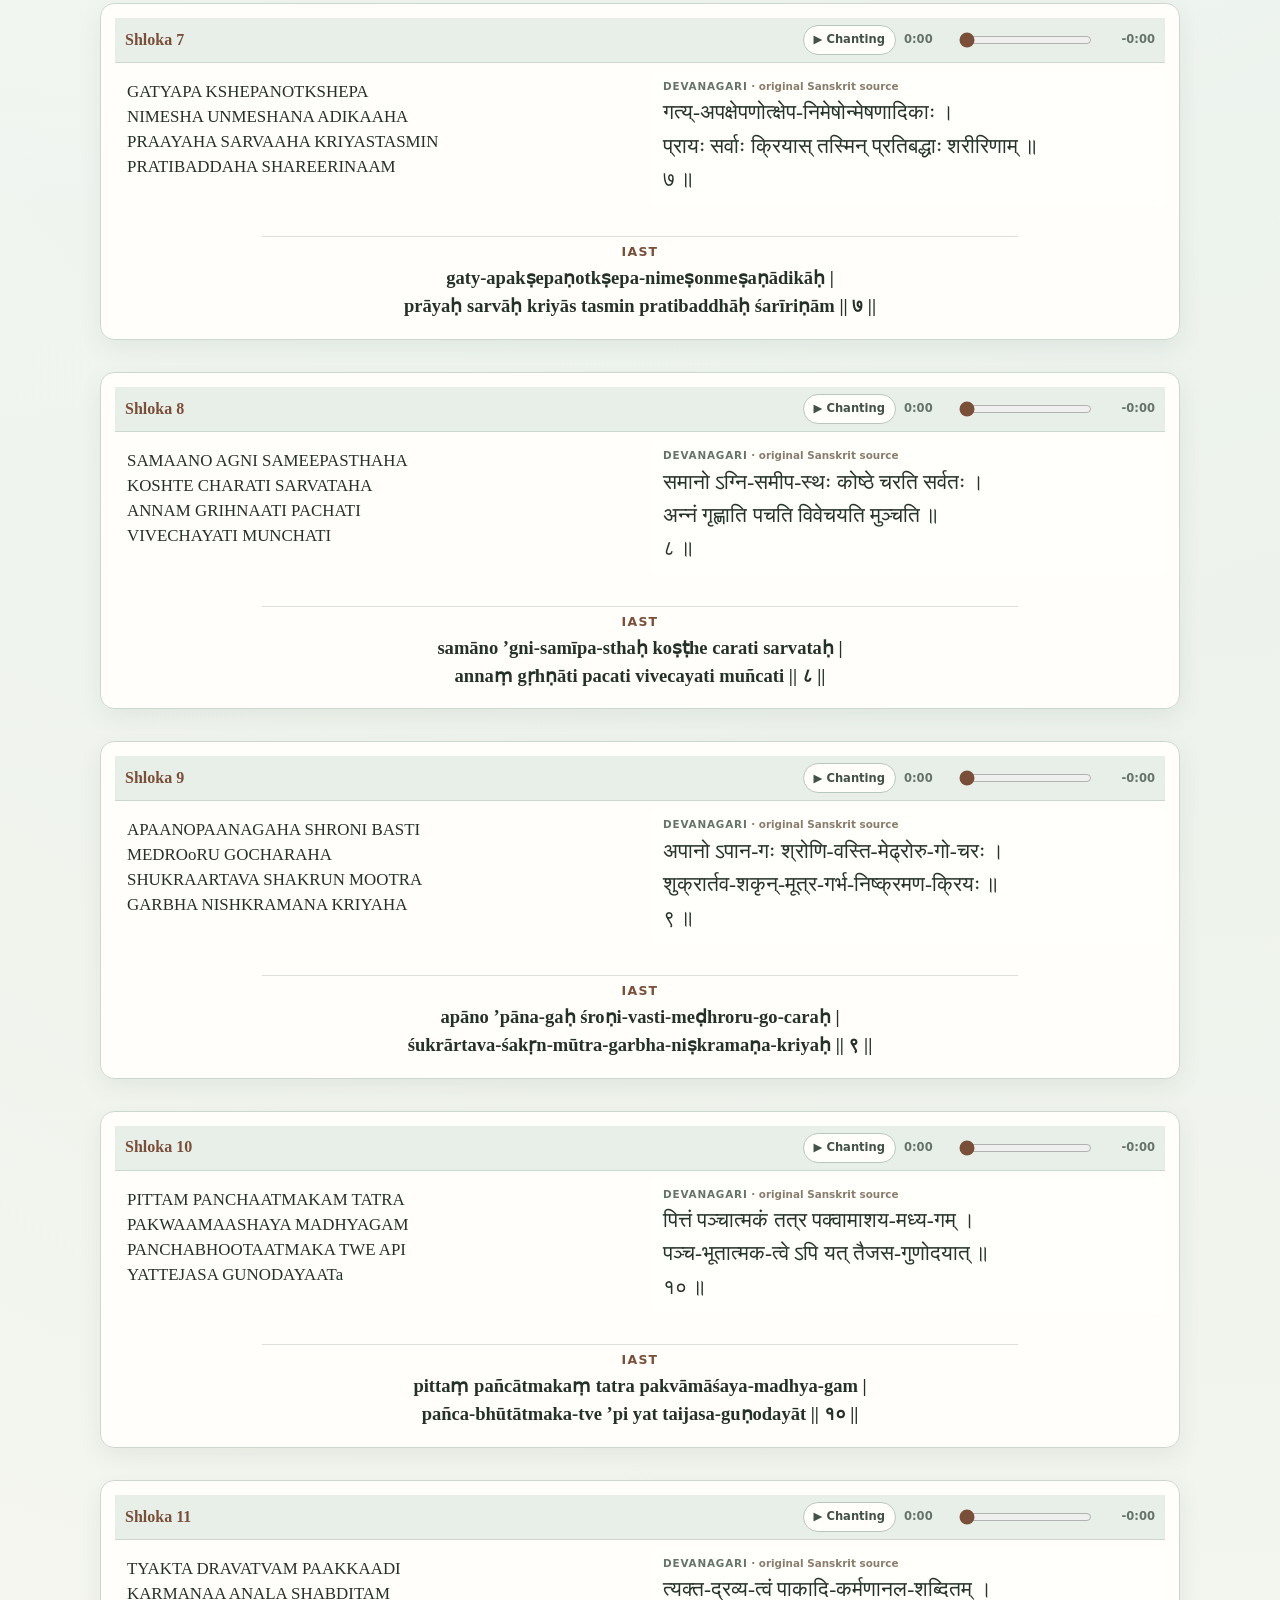
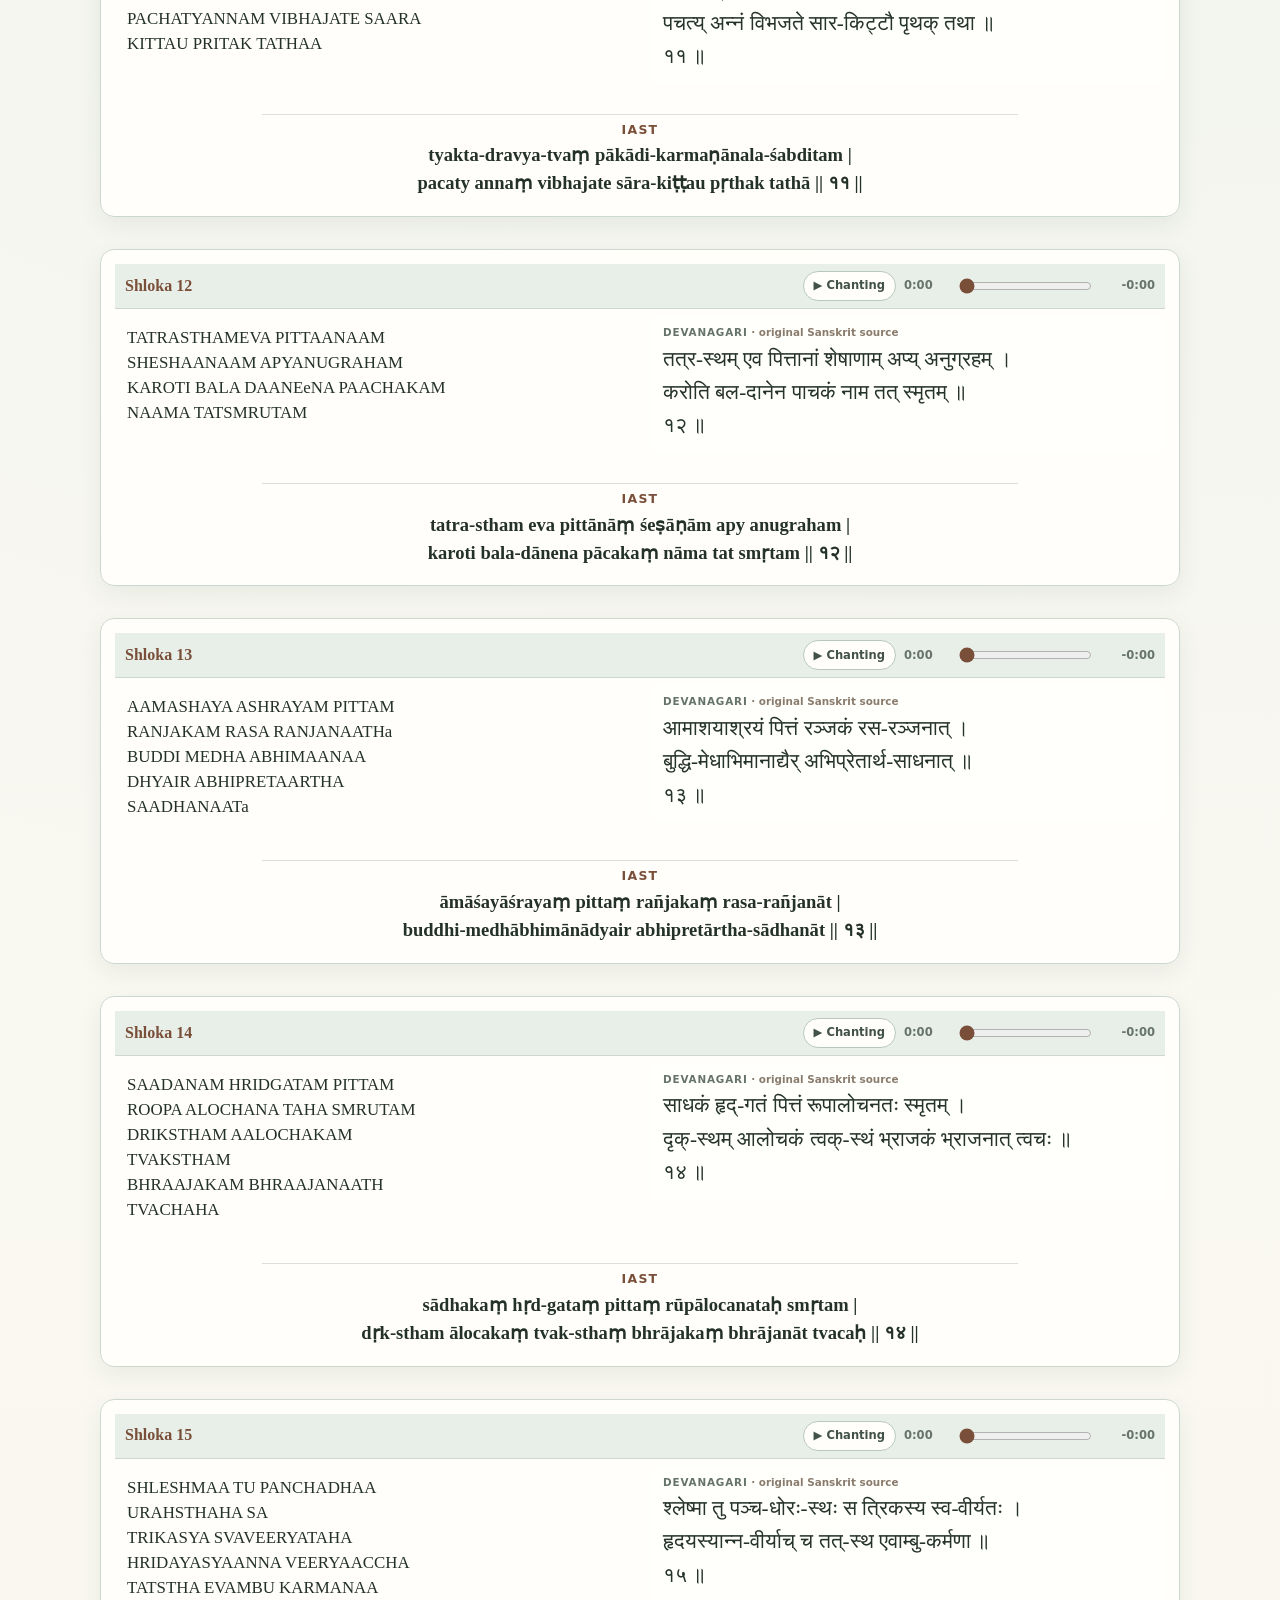
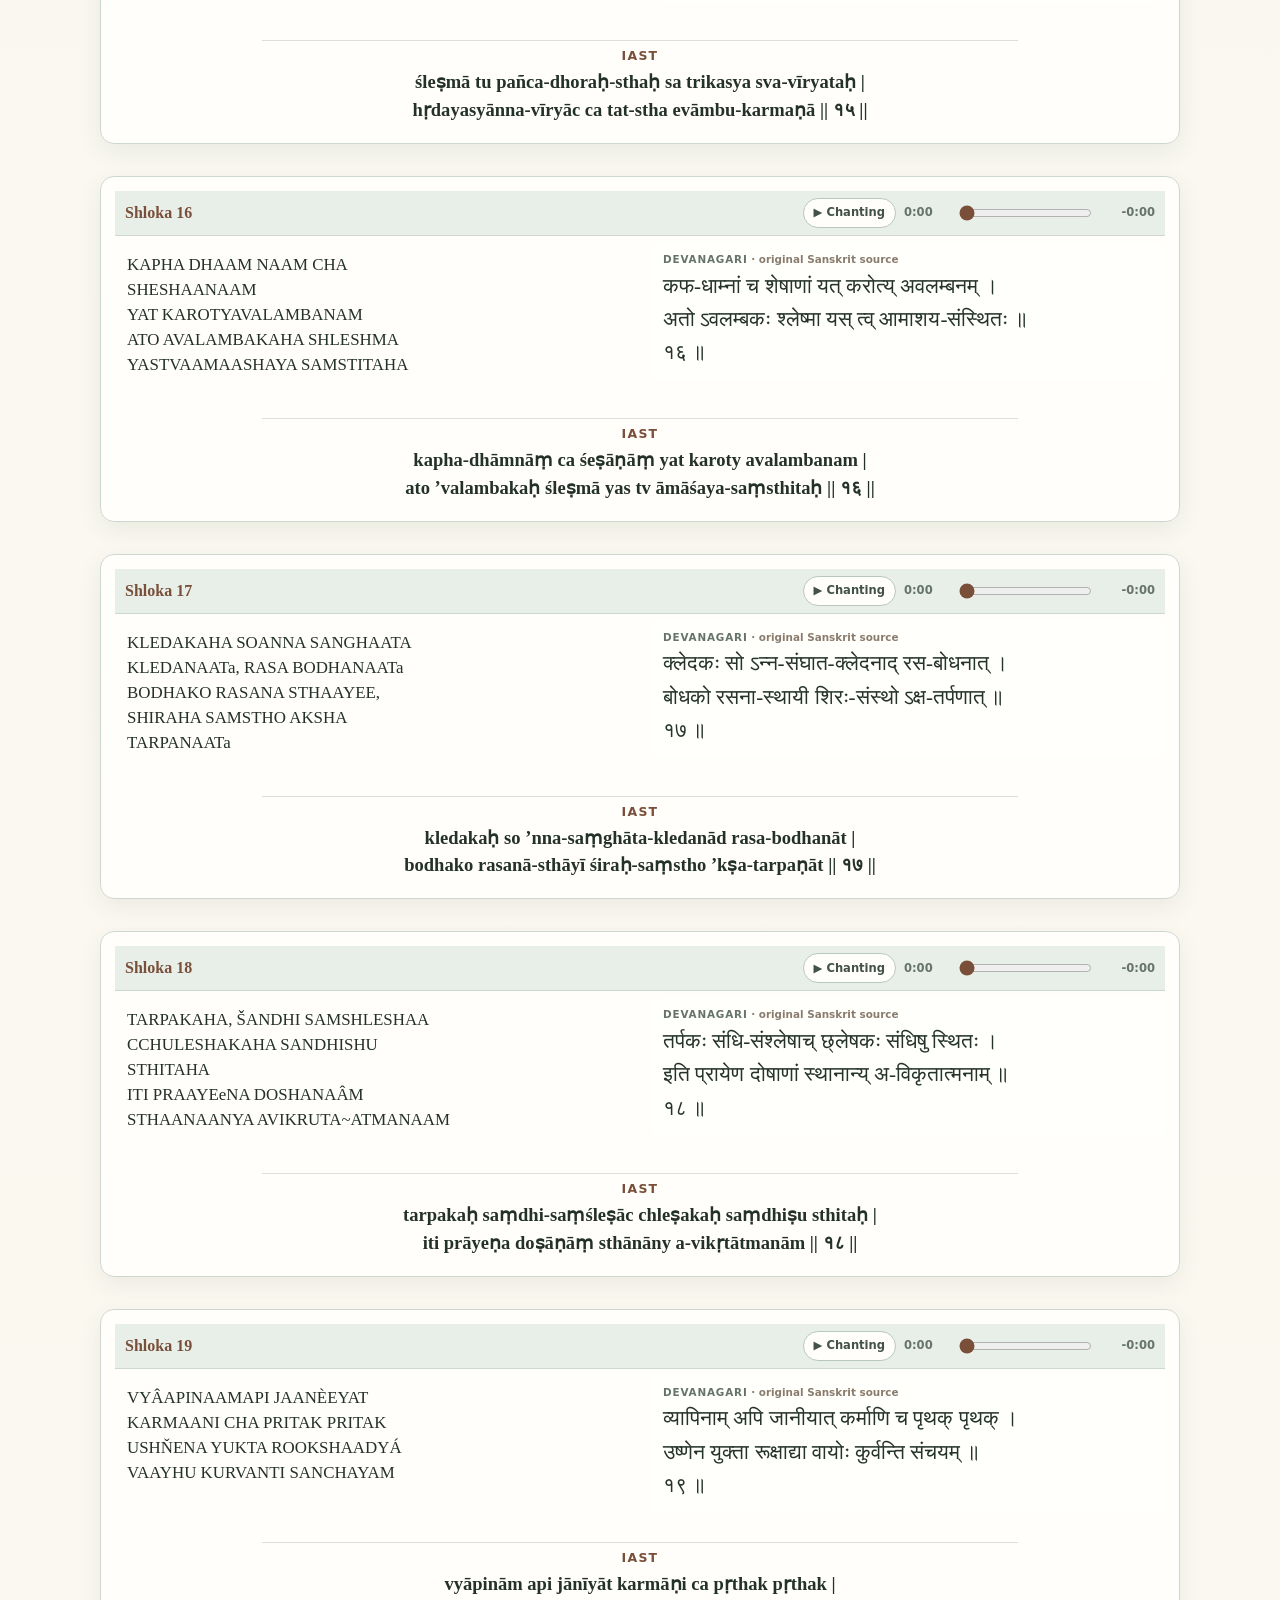
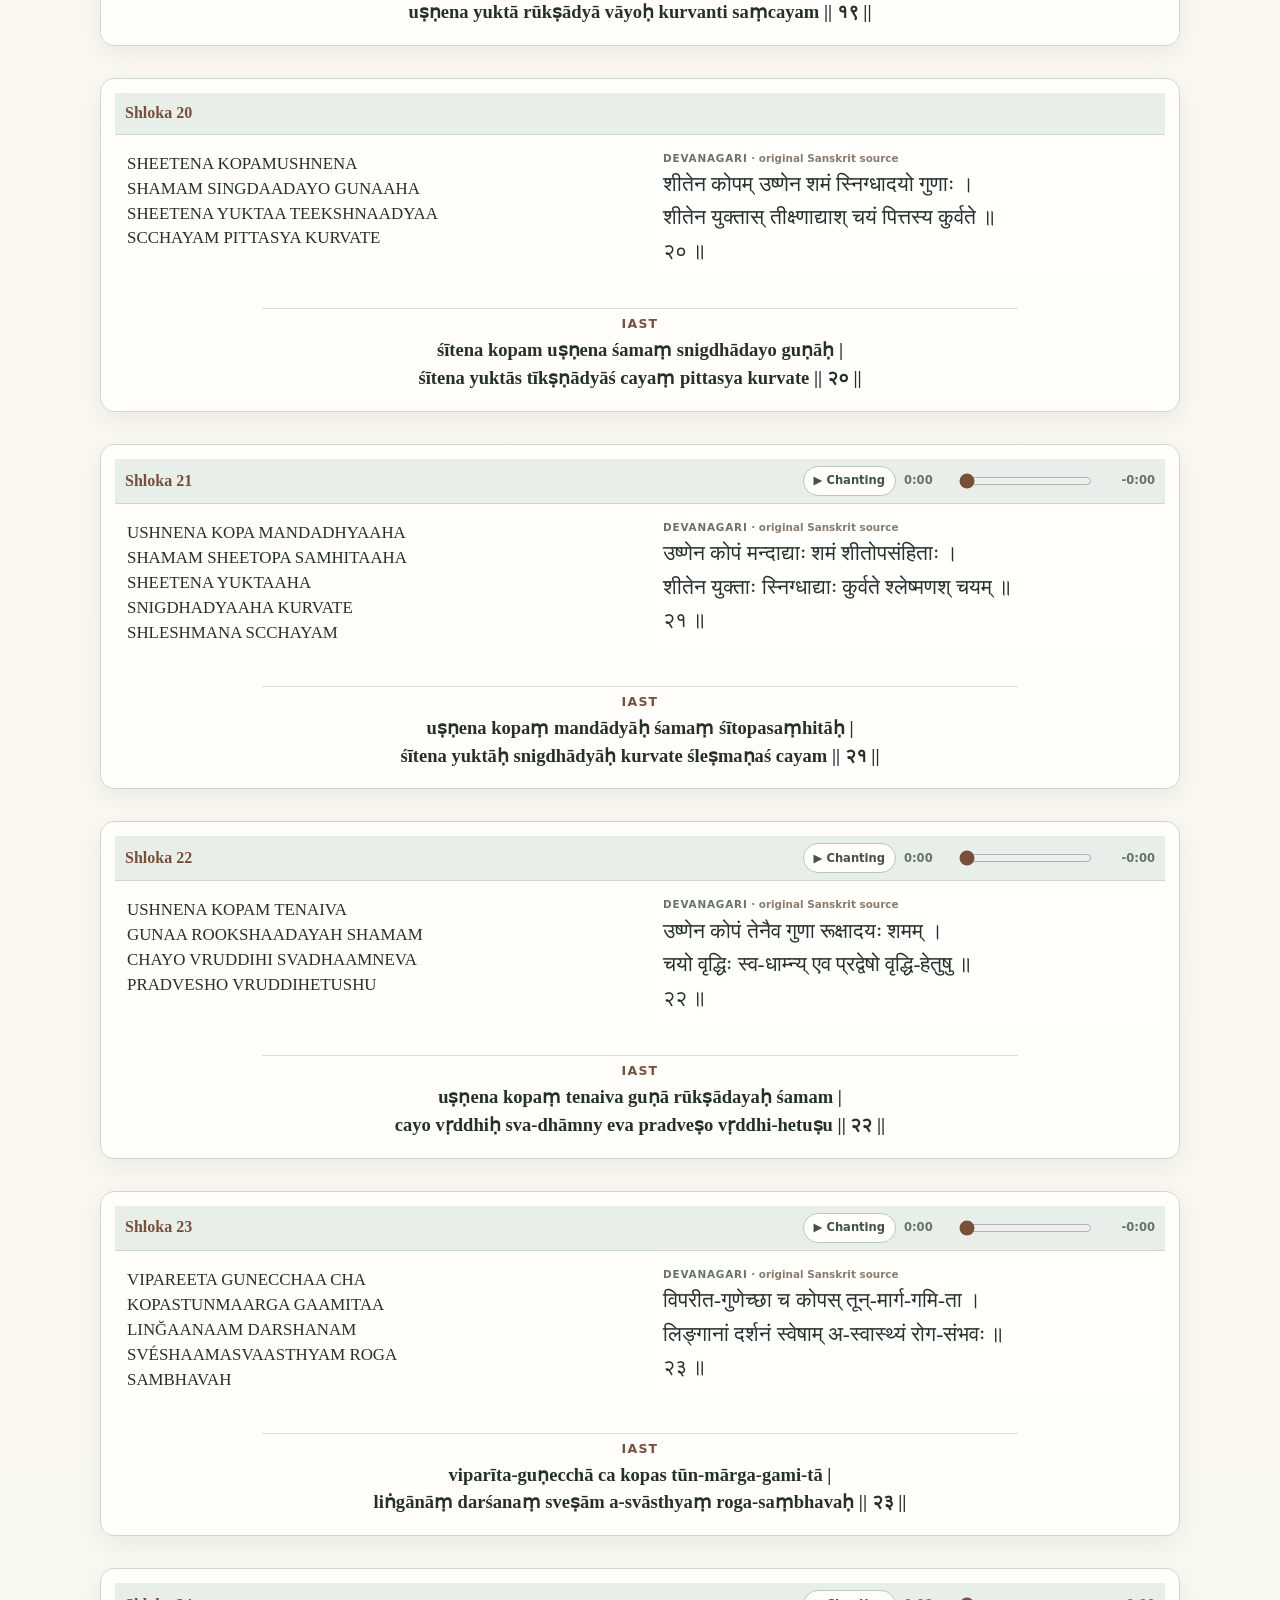
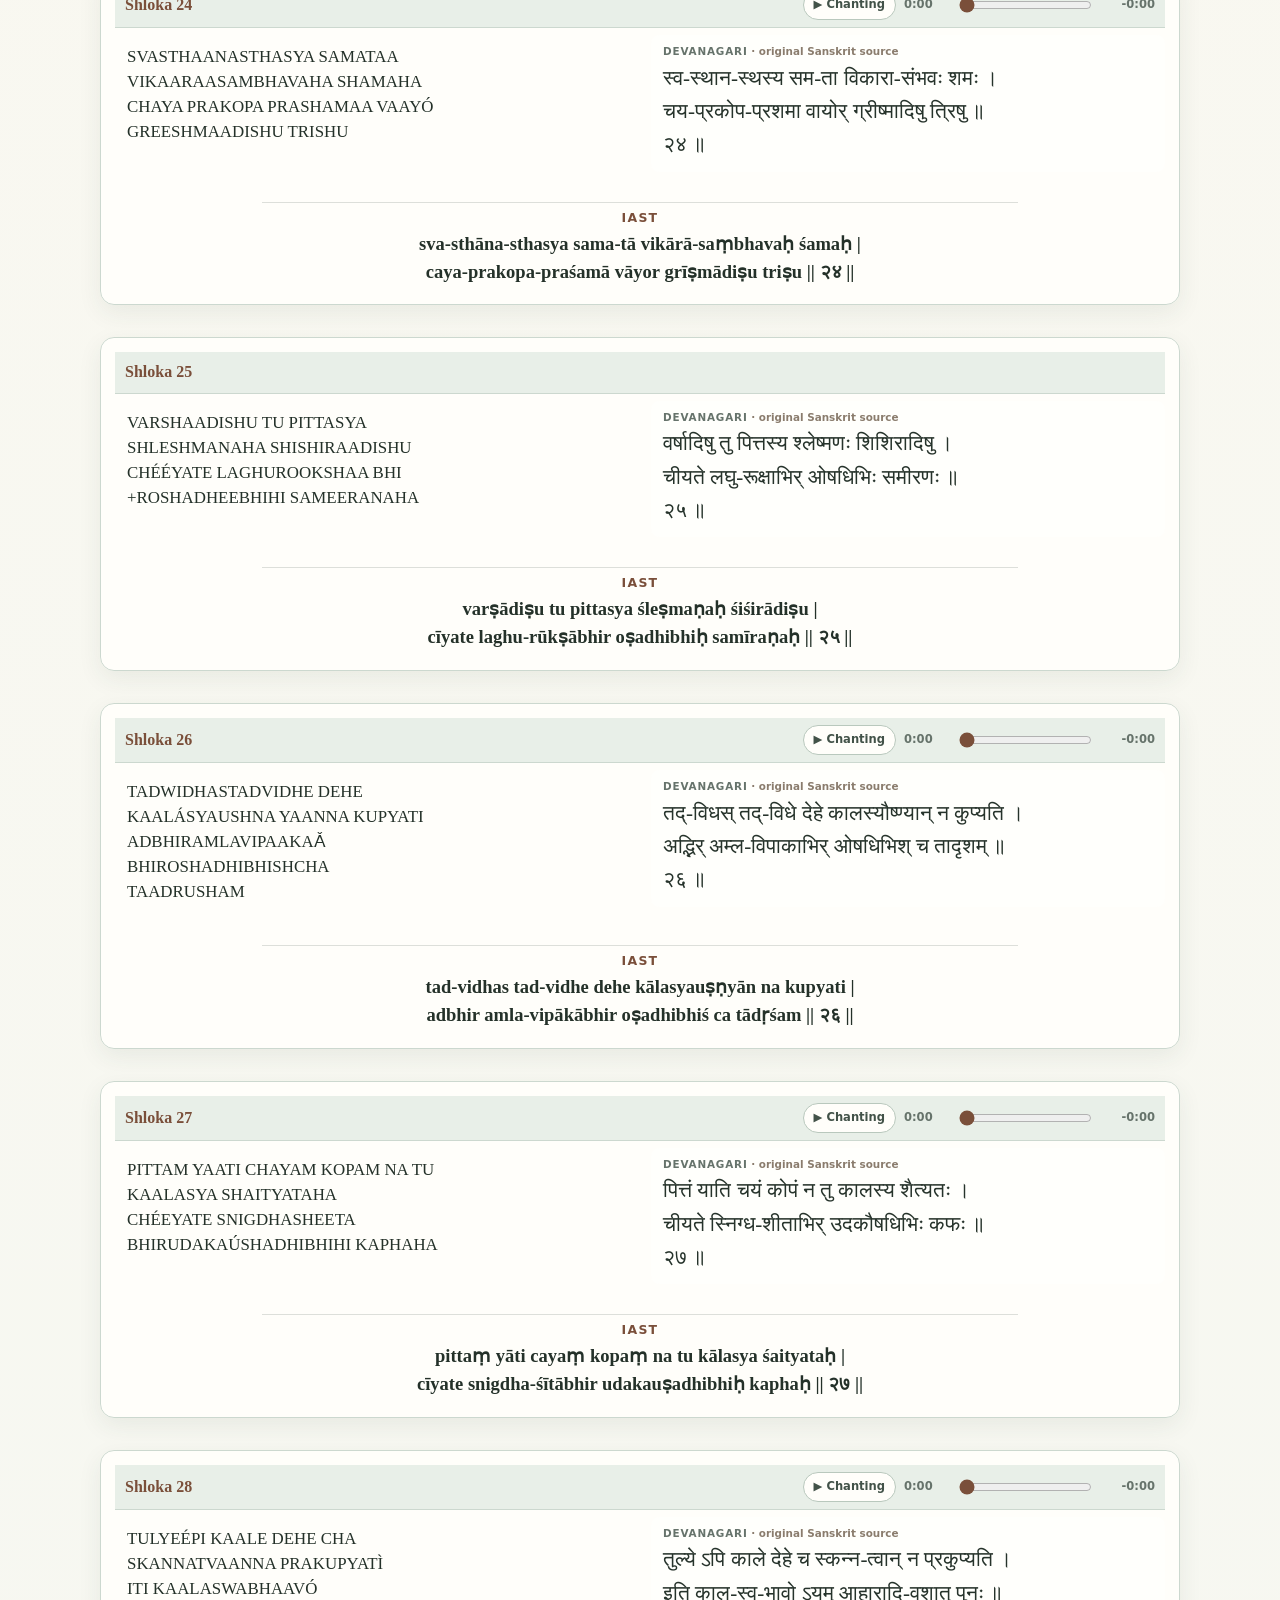
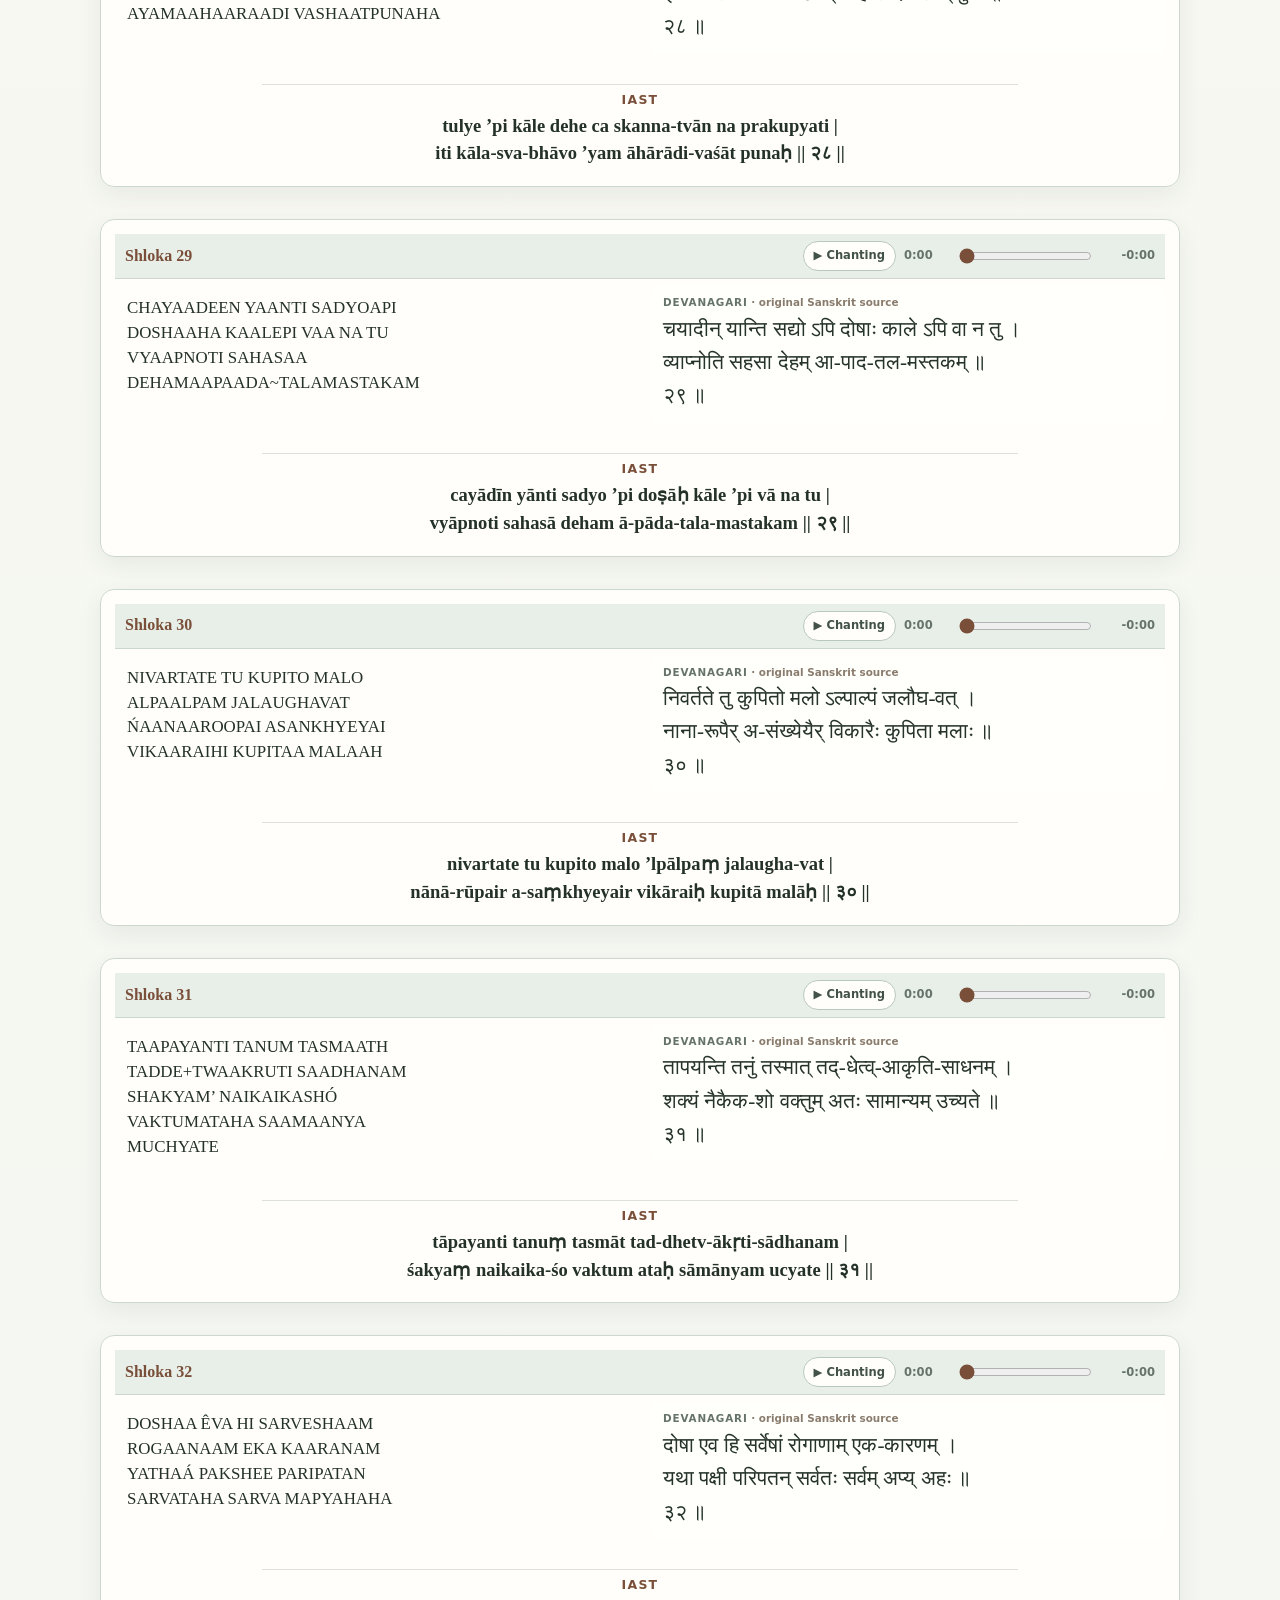
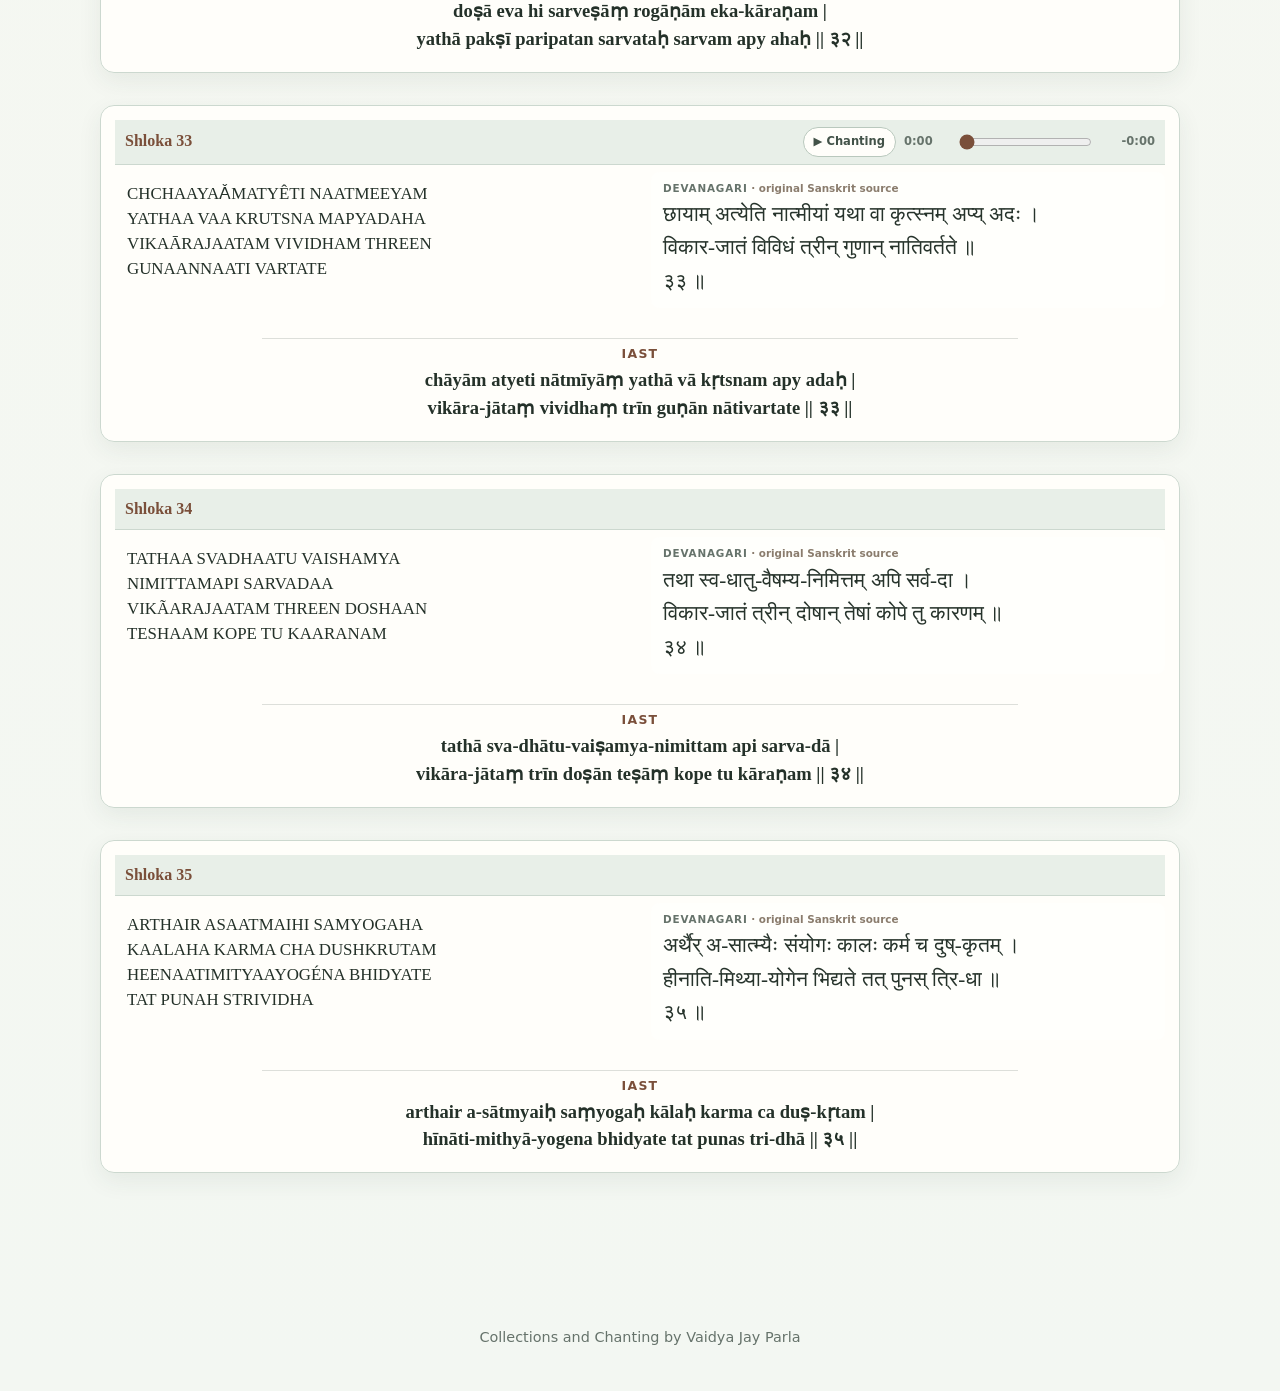
<file: chapter-12.html>
<!doctype html><html lang="en"><head>
<meta charset="utf-8">
<meta name="viewport" content="width=device-width,initial-scale=1">
<title>Doshabhediyam | Ayurvedic Shloka Chanting</title>
<link rel="stylesheet" href="styles.css">
<link rel="stylesheet" href="site.css">
</head>
<body data-page="chapter12"><div aria-hidden="true" class="sacred-bg"><span class="geo g1"></span><span class="geo g2"></span><span class="geo g3"></span><span class="geo g4"></span><span class="geo g5"></span><span class="geo g6"></span></div><header><div class="hero compact-hero">
<p class="collection-kicker">Ayurvedic Shloka Chanting</p>
<h1>Doshabhediyam</h1>
<p class="subtitle">Ashtanga Hridayam • Sutrasthana • Chapter 12</p>
<p class="byline">Collections and Chanting by Vaidya Jay Parla</p>
</div></header><nav class="site-nav">
  <div class="nav-shell">
    <div class="nav-inner">
      <a href="index.html">Home</a>
      <a href="guide.html">How to Read</a>
      <a href="foundational.html">Invocations &amp; Foundational Shlokas</a>
      <a href="herbs.html">Herbs</a>
      <a href="chapter-11.html">Doshaadi Vignyaaneeyam</a>
      <a class="active" href="chapter-12.html">Doshabhediyam</a>
    </div>
    <div class="site-search-row">
      <div class="site-search-box">
        <span class="site-search-icon" aria-hidden="true">⌕</span>
        <input id="siteSearch" type="search" autocomplete="off"
          aria-label="Search the entire chanting collection"
          aria-controls="siteSearchResults"
          aria-expanded="false"
          placeholder="Search all shlokas, herbs, Sanskrit…">
        <span id="siteSearchCount" class="site-search-count" aria-live="polite"></span>
      </div>
      <div id="siteSearchResults" class="site-search-results" hidden></div>
    </div>
  </div>
</nav>

<main><section class="section" id="doshabhediyam"><div class="loading-card">Loading collection…</div></section><div class="no-results" id="noResults">No matching text found.</div></main>
<footer>Collections and Chanting by Vaidya Jay Parla</footer>
<script type="module" src="site.js"></script>
<script type="module" src="search.js"></script>
</body></html>
</file>
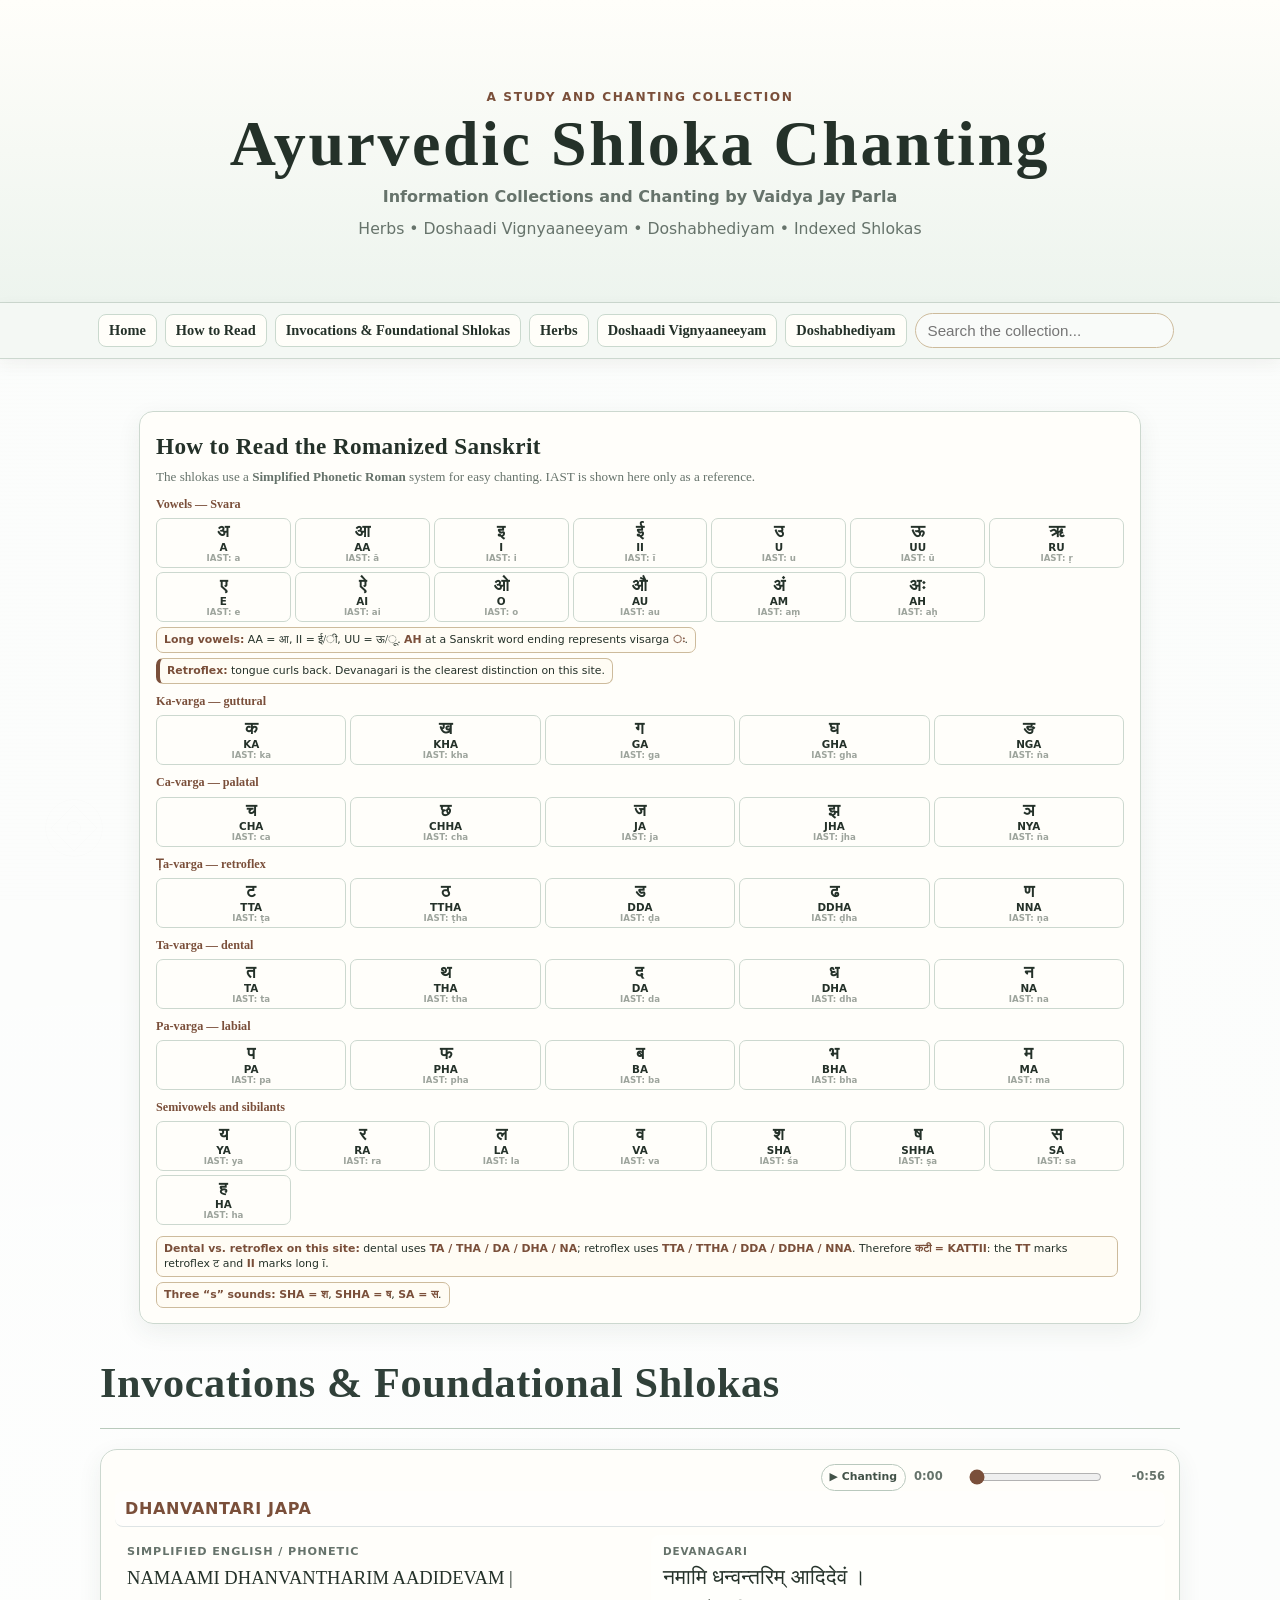
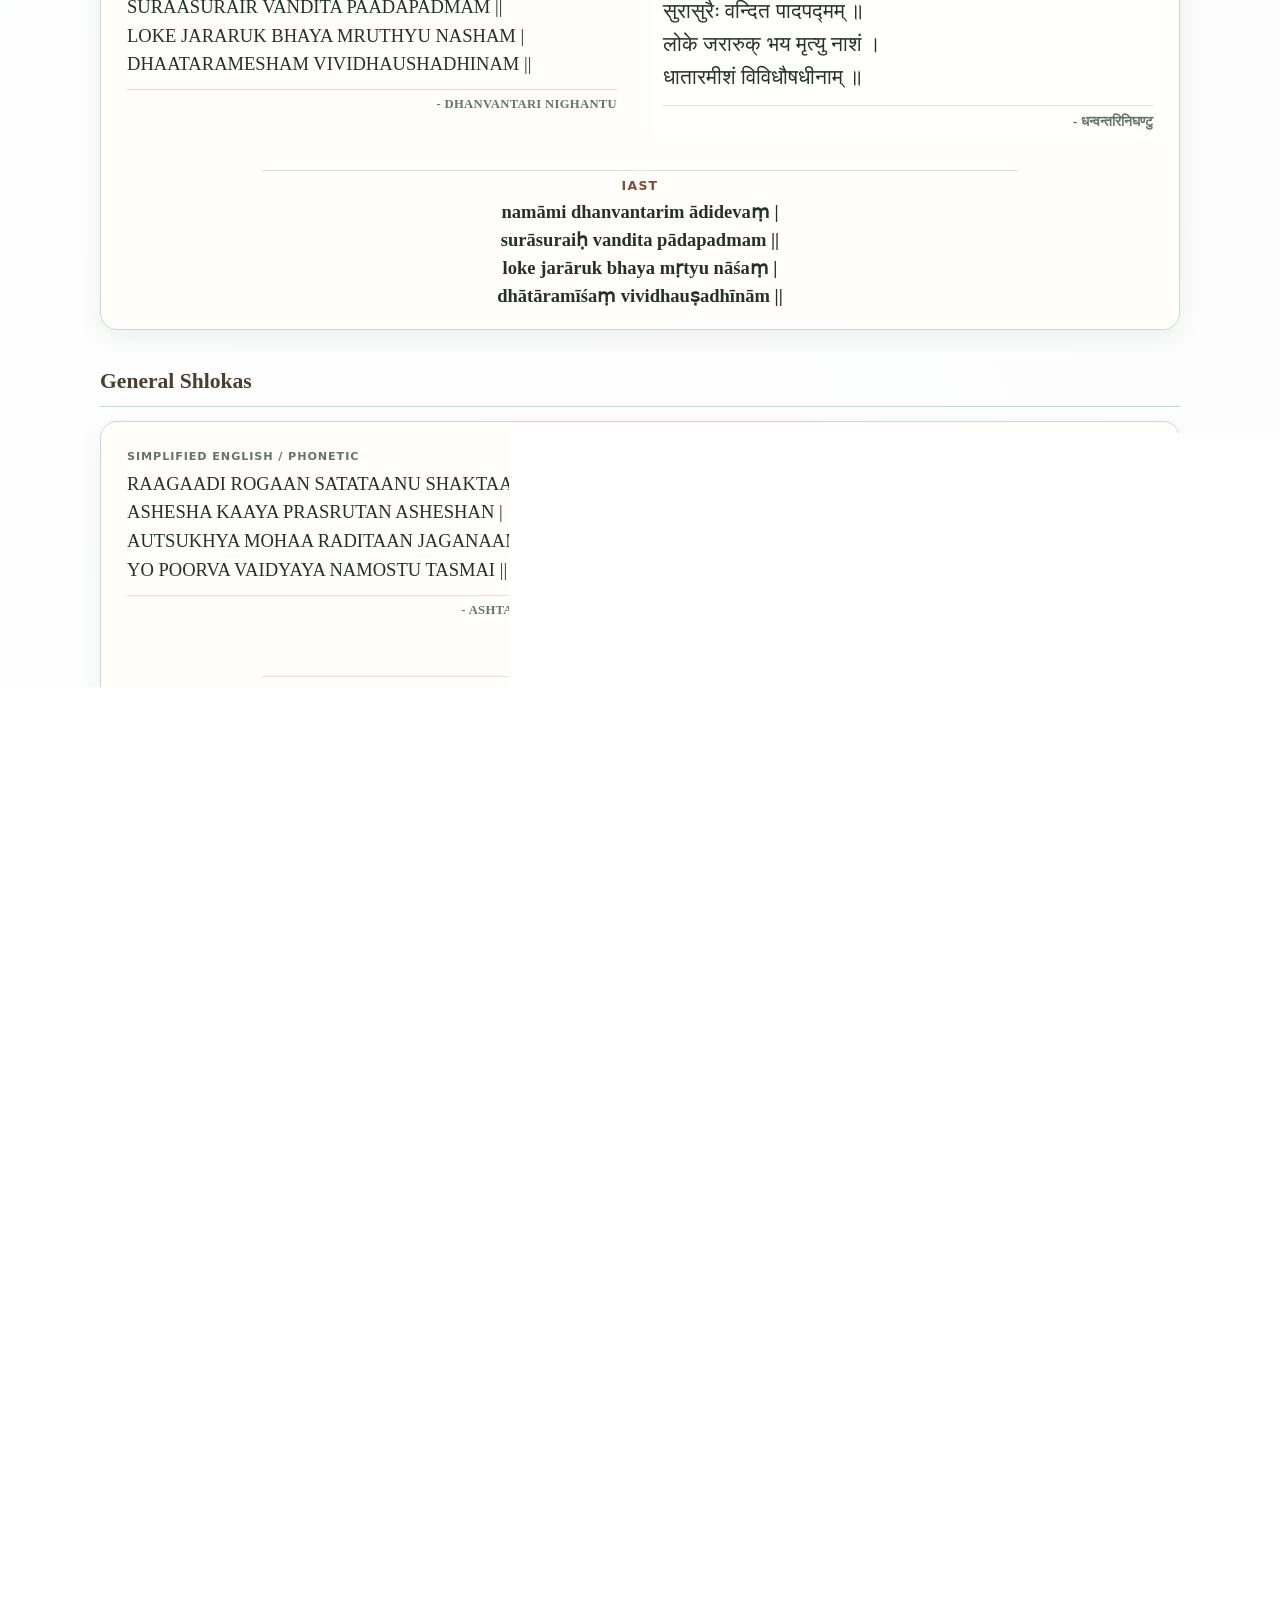
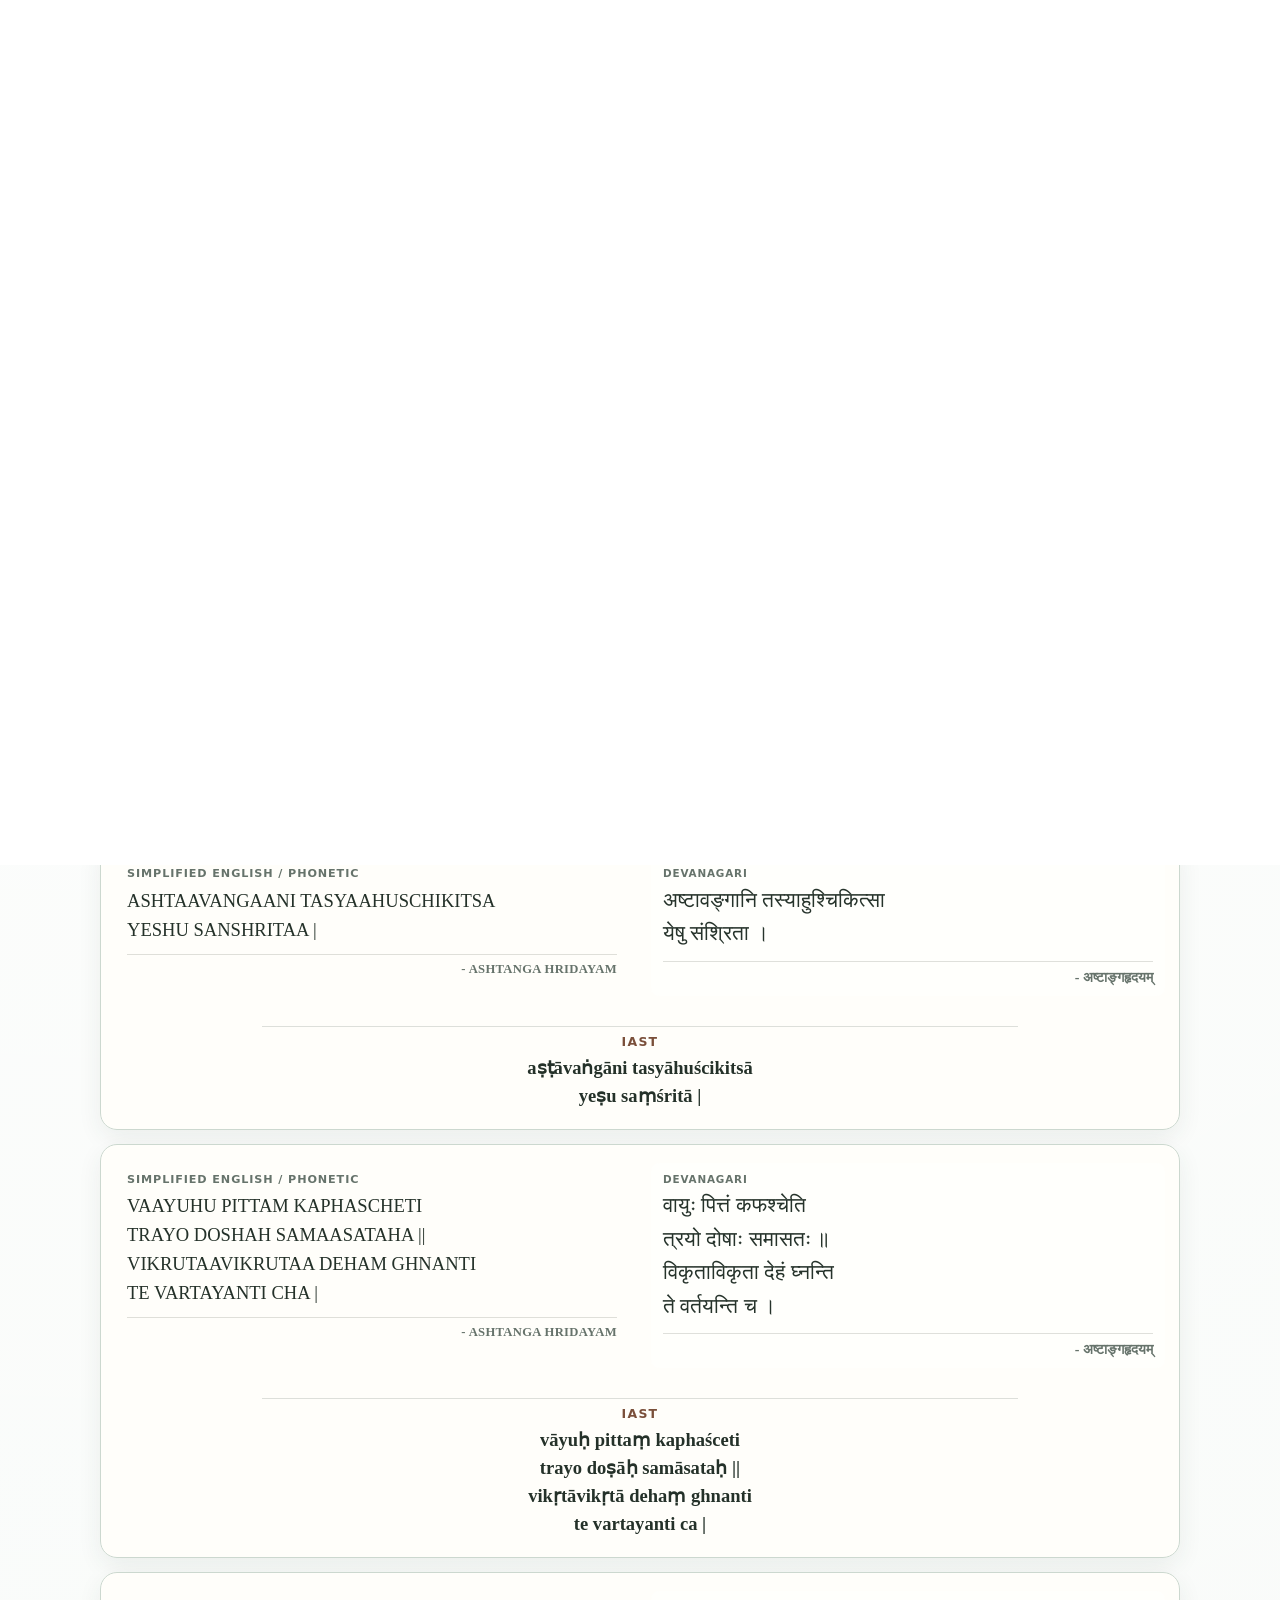
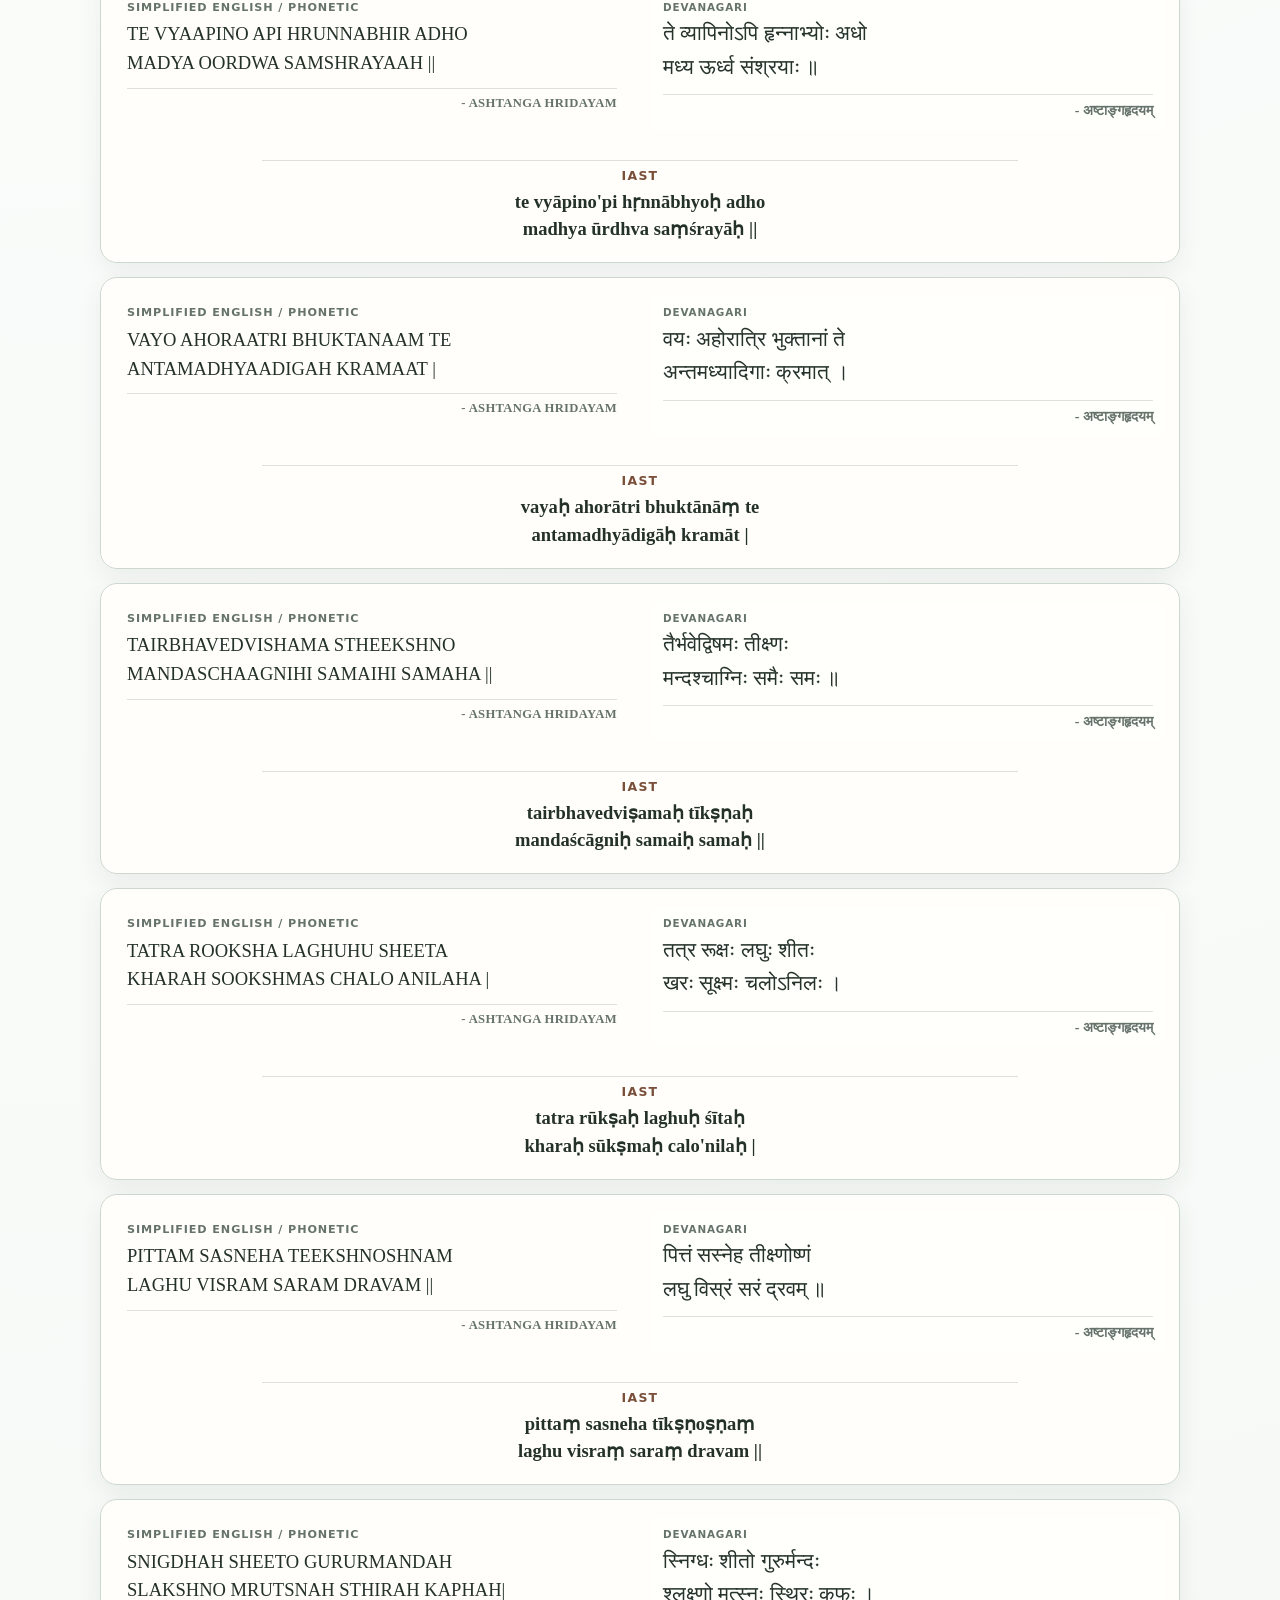
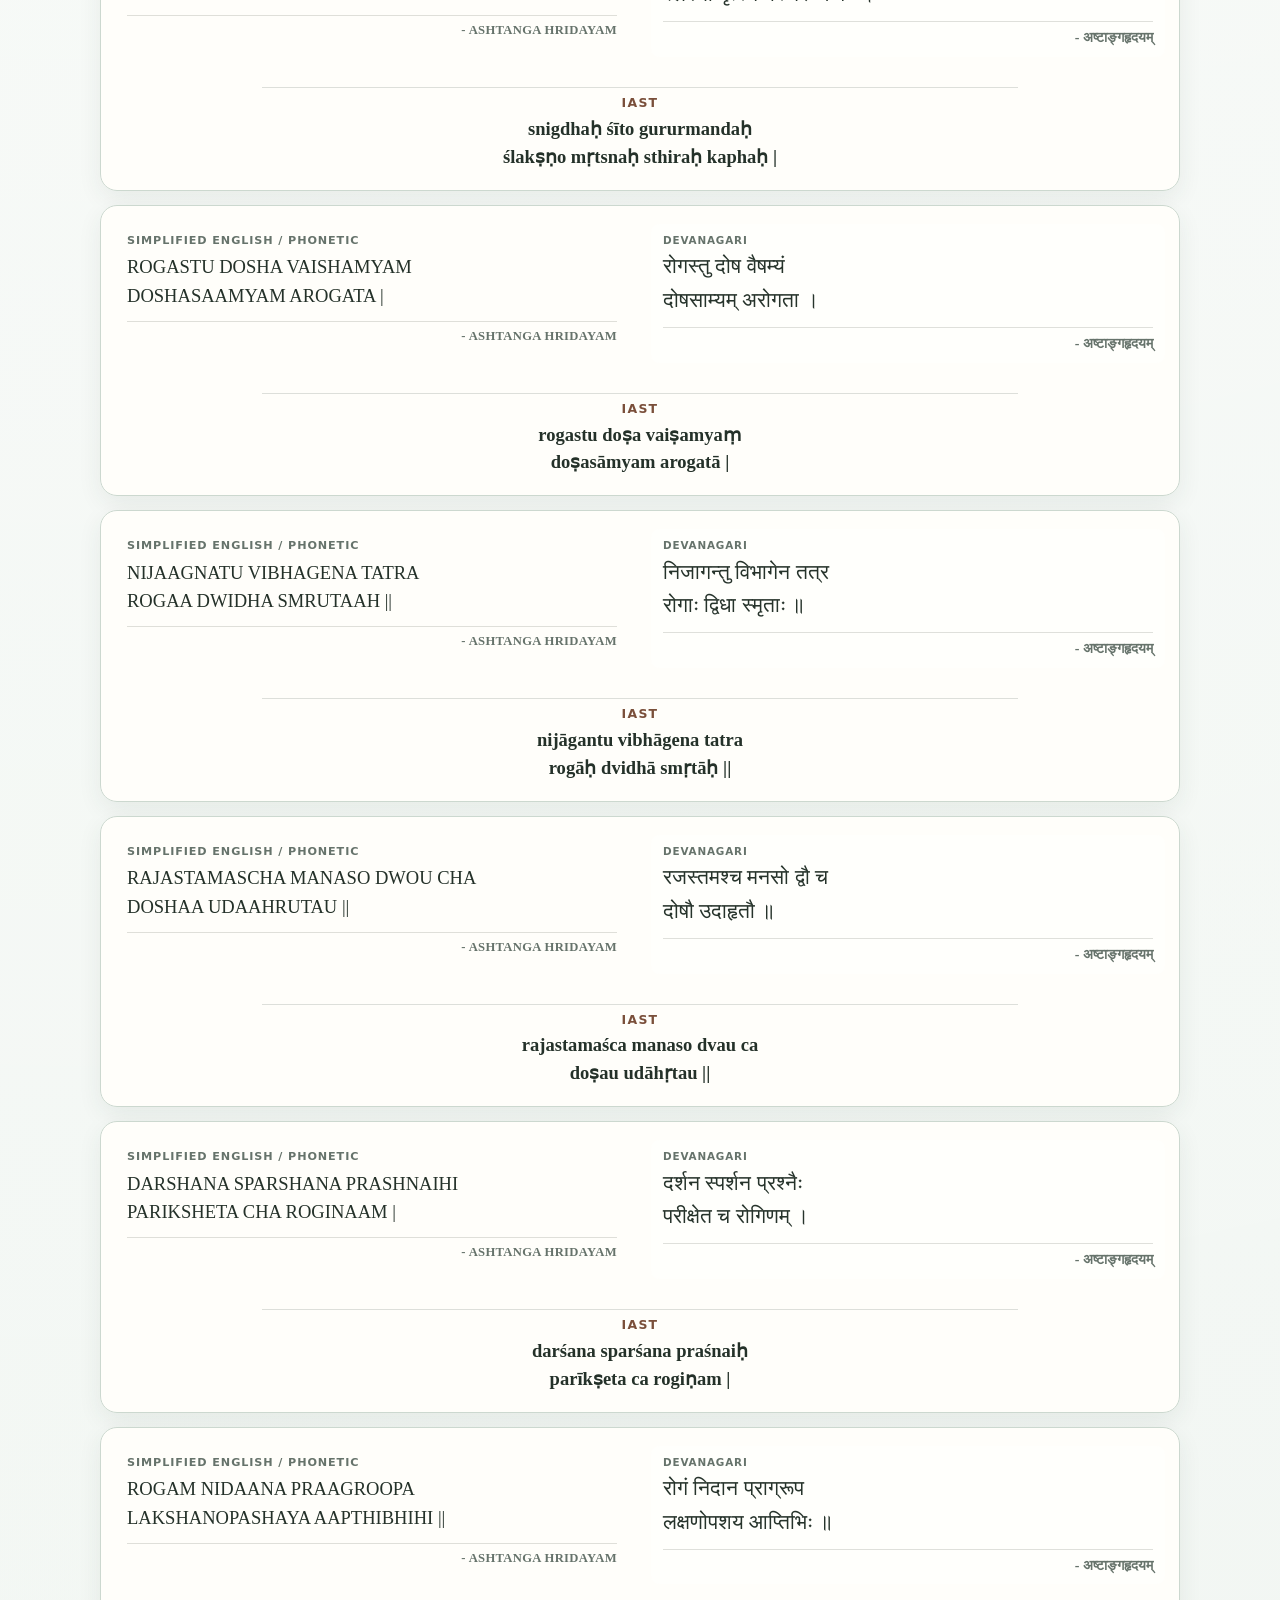
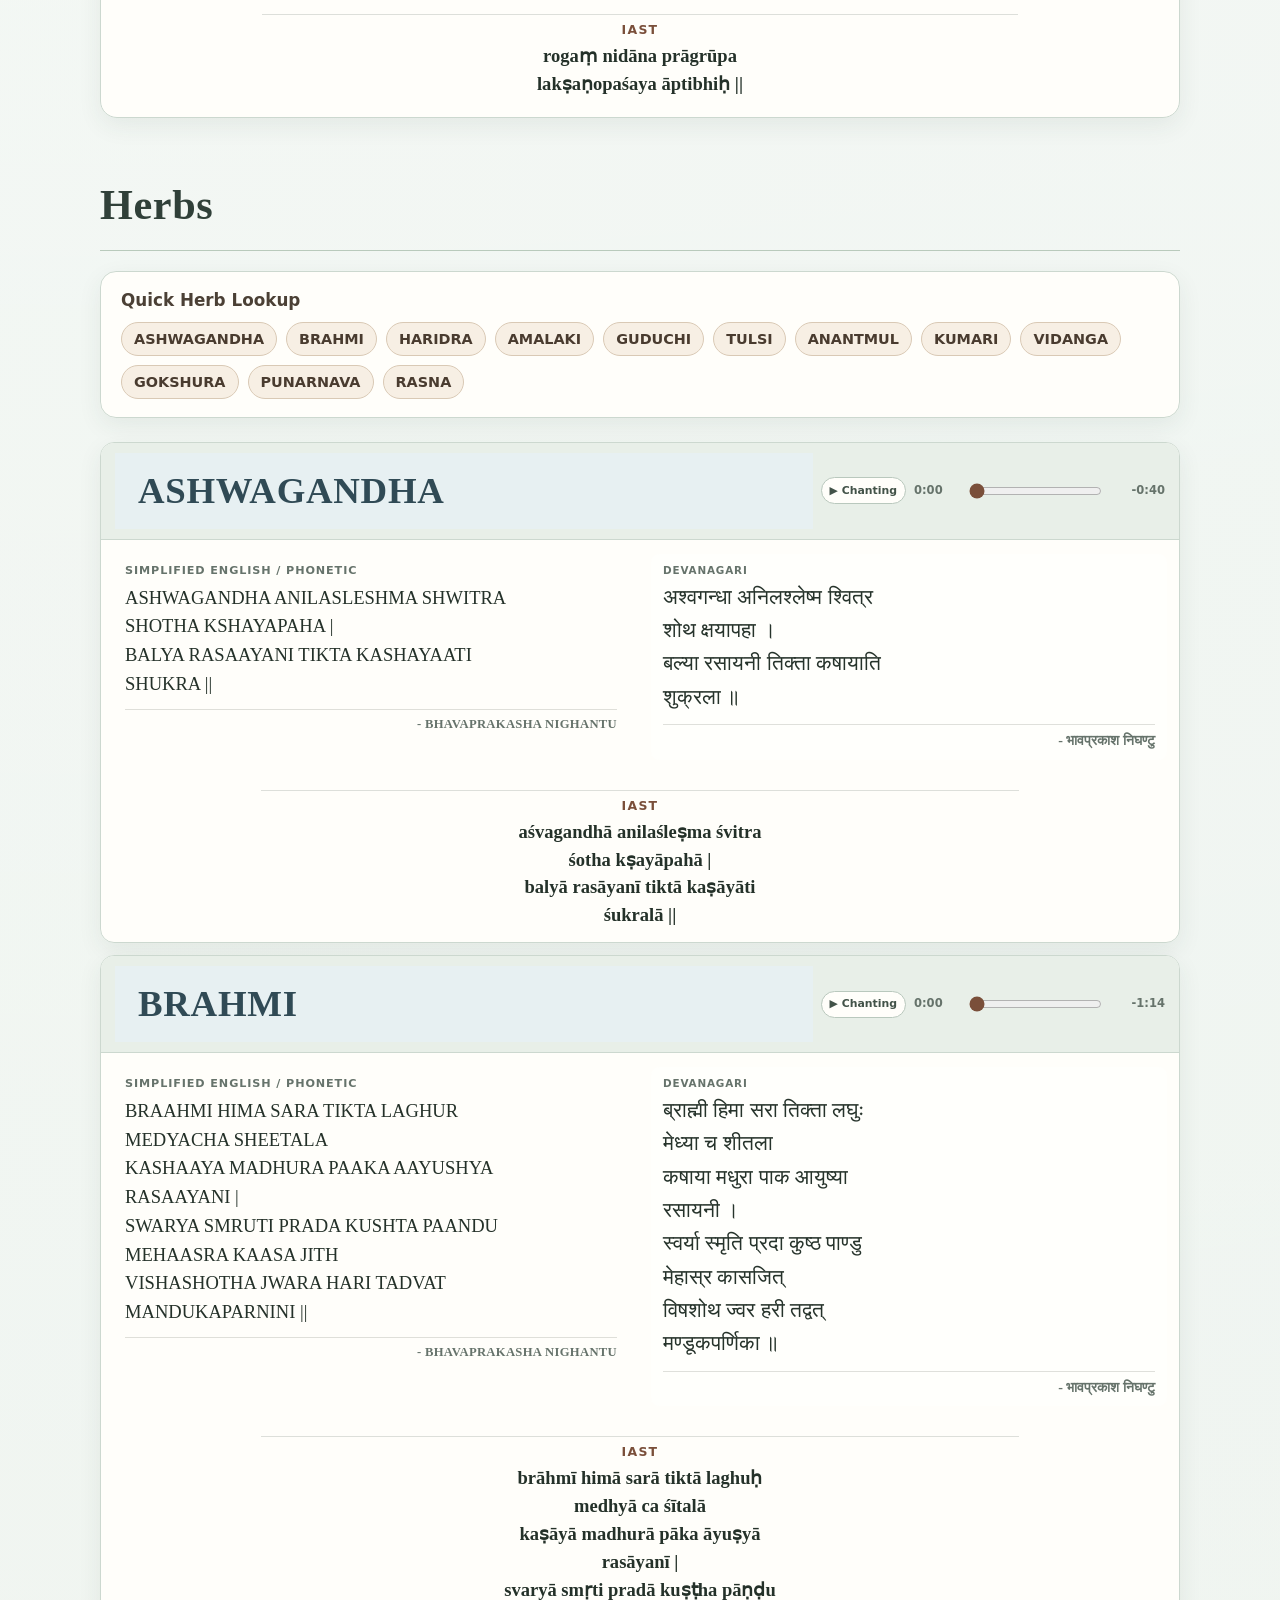
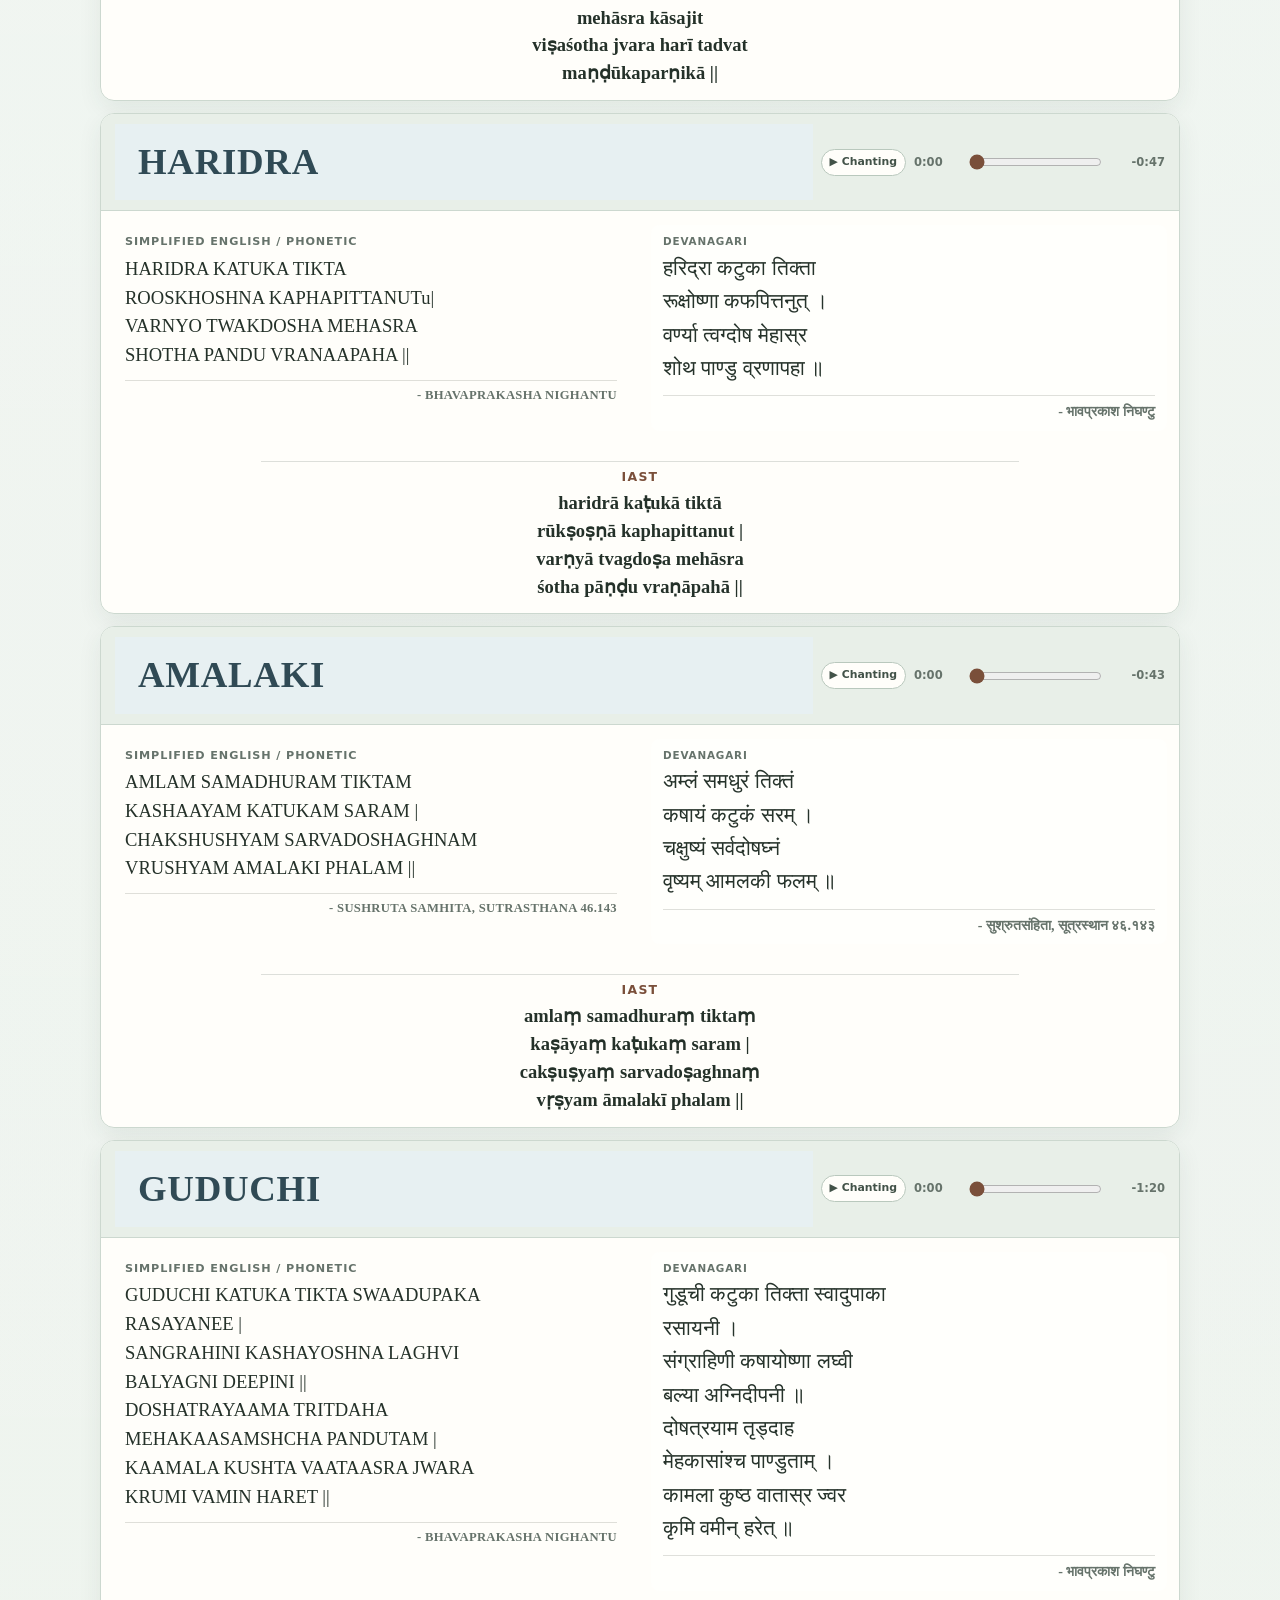
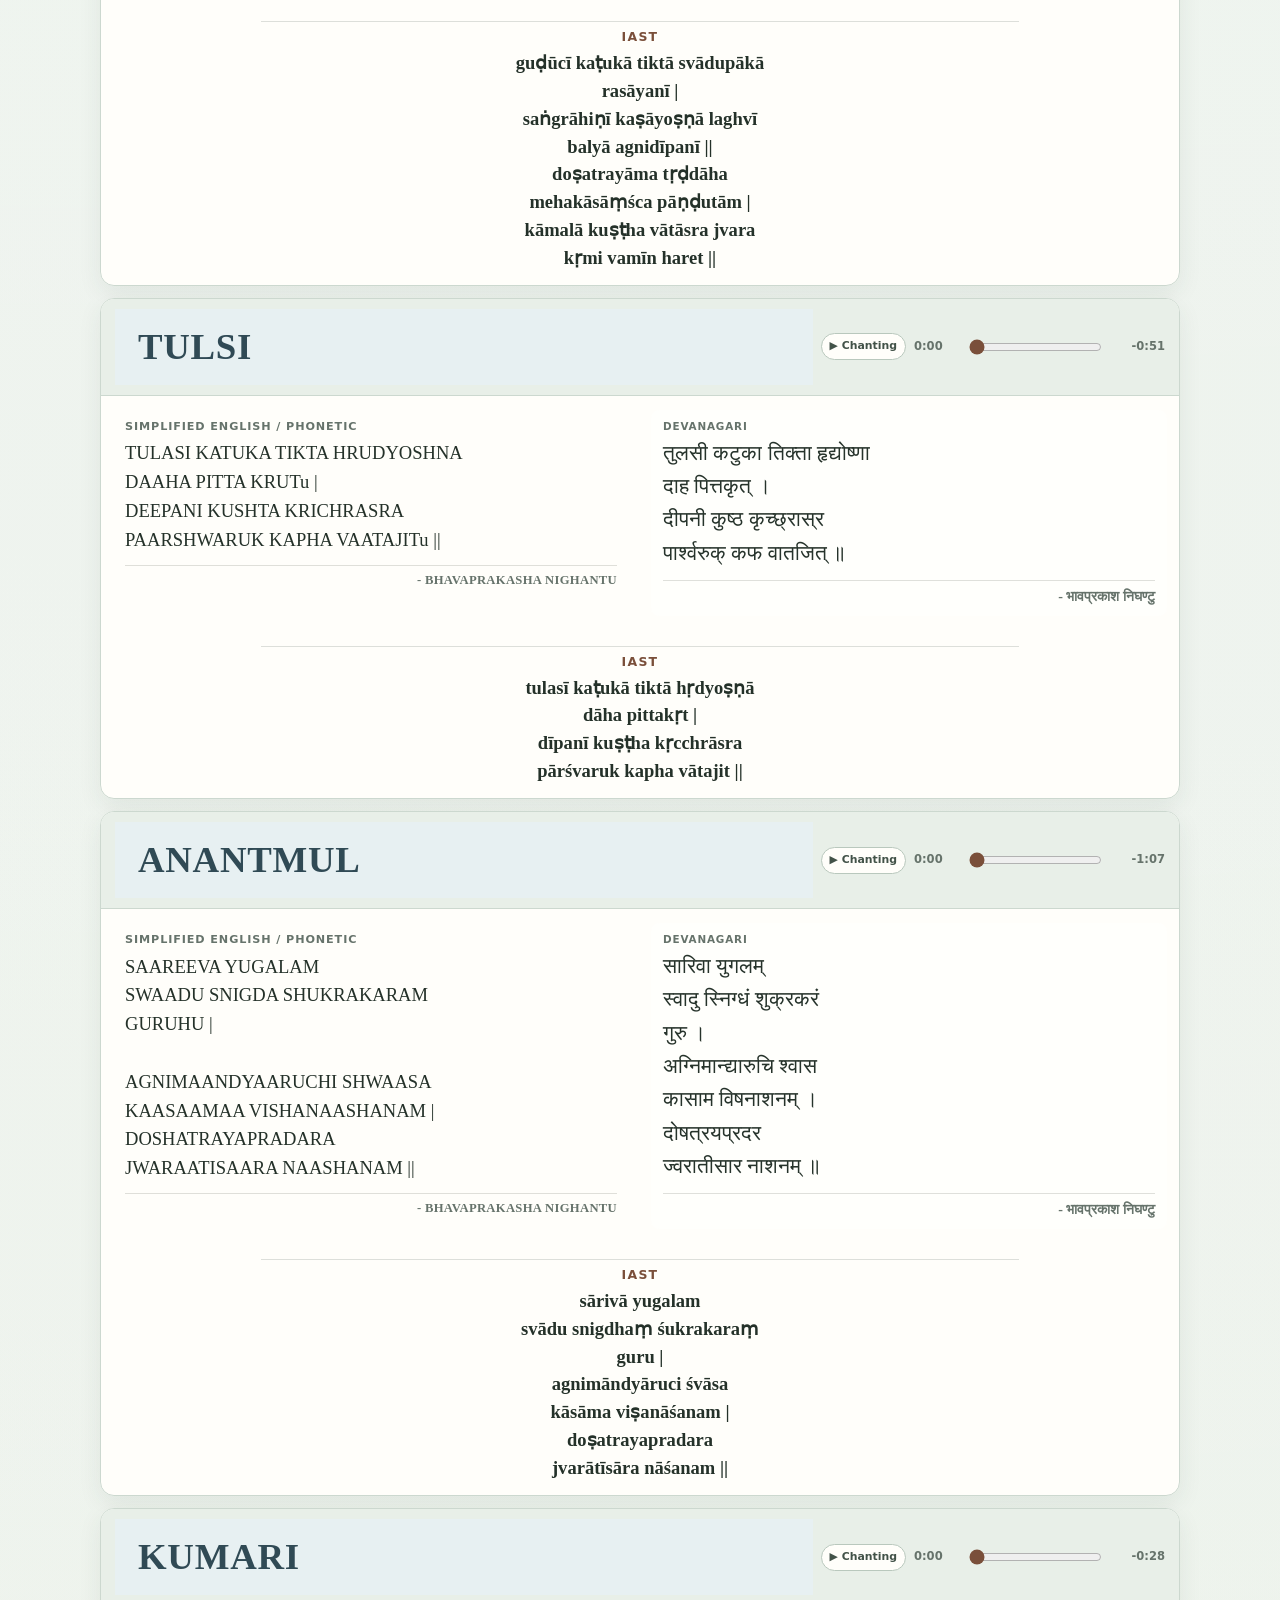
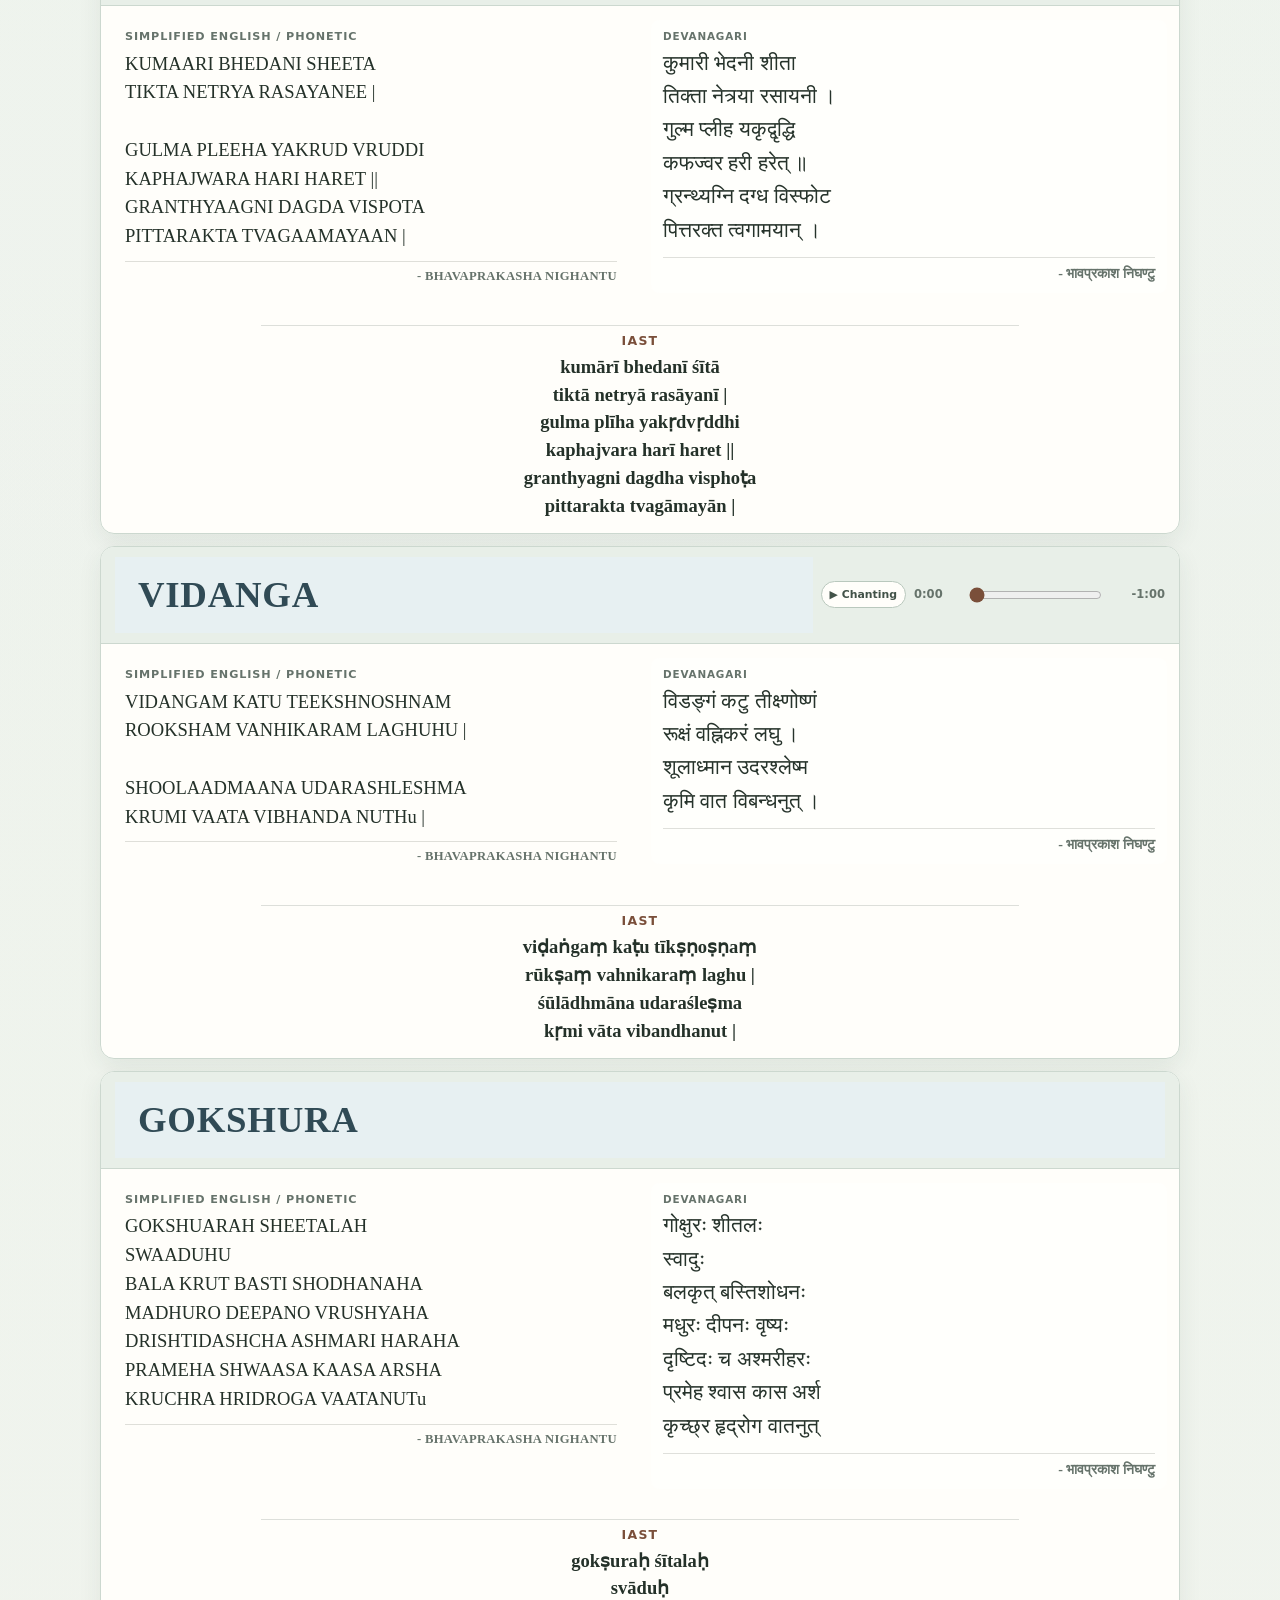
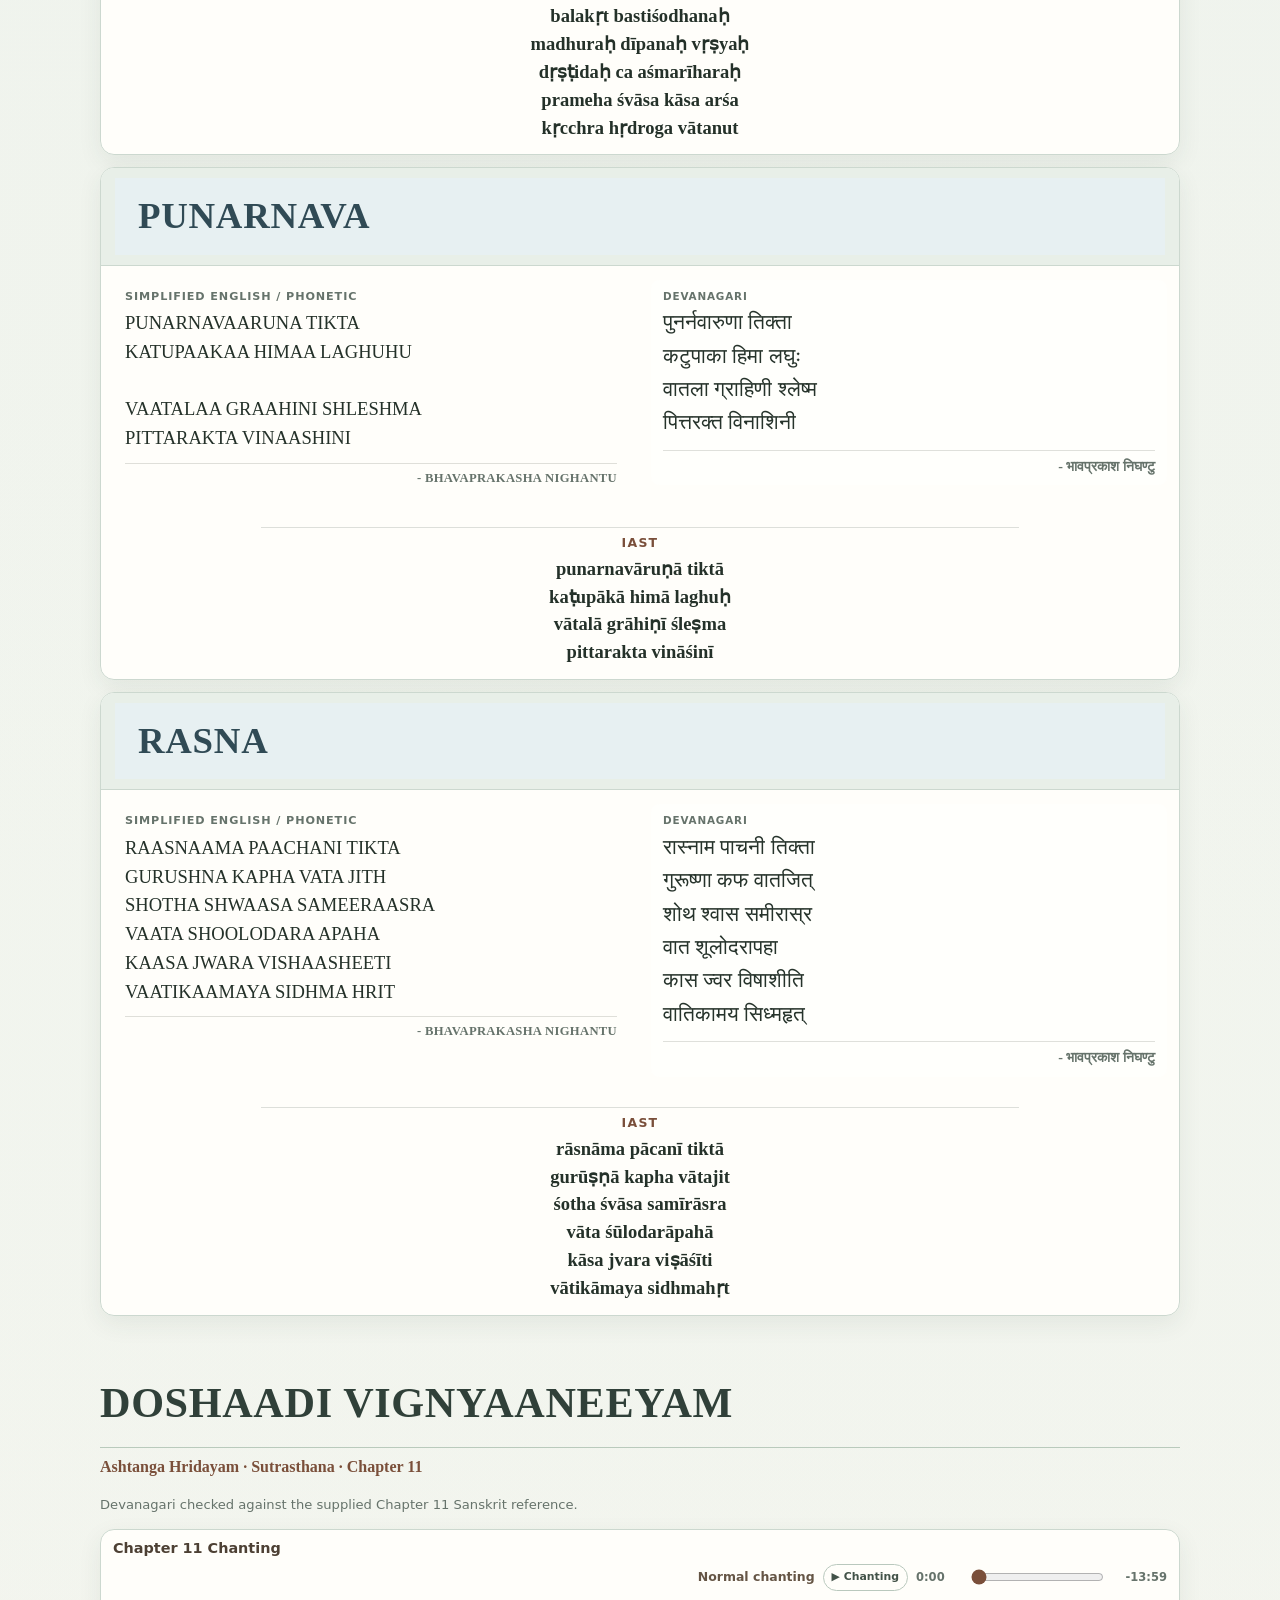
<file: collection.html>
<!DOCTYPE html>

<html lang="en">
<head>
<meta charset="utf-8"/>
<meta content="width=device-width,initial-scale=1" name="viewport"/>
<title>Ayurvedic Shloka Chanting</title>














<link rel="stylesheet" href="styles.css"/>
<script>
(function(){
  try{
    const p=new URLSearchParams(location.search);
    if(p.get('section') || location.hash) document.documentElement.classList.add('route-loading');
  }catch(e){}
})();
</script>
<style>html.route-loading body{visibility:hidden}</style>
</head>
<body><div aria-hidden="true" class="sacred-bg"><span class="geo g1"></span><span class="geo g2"></span><span class="geo g3"></span><span class="geo g4"></span><span class="geo g5"></span><span class="geo g6"></span><span class="geo g7"></span><span class="geo g8"></span></div>
<header><div class="hero"><p class="collection-kicker">A study and chanting collection</p><h1>Ayurvedic Shloka Chanting</h1><p class="byline">Information Collections and Chanting by Vaidya Jay Parla</p><p class="subtitle">Herbs • Doshaadi Vignyaaneeyam • Doshabhediyam • Indexed Shlokas</p></div></header>
<nav><div class="nav-inner"><a class="home-link" href="index.html">Home</a><a href="#reading-guide">How to Read</a><a href="#opening">Invocations &amp; Foundational Shlokas</a><a href="#herbs">Herbs</a><a href="#doshaadi">Doshaadi Vignyaaneeyam</a><a href="#doshabhediyam">Doshabhediyam</a><input aria-label="Search the collection" id="search" placeholder="Search the collection..." type="search"/><span aria-live="polite" class="search-count" id="searchCount"></span></div></nav>
<main>
<section class="alphabet-guide" id="reading-guide"><div class="alphabet-panel">
<h2>How to Read the Romanized Sanskrit</h2>
<p class="lead">The shlokas use a <strong>Simplified Phonetic Roman</strong> system for easy chanting. IAST is shown here only as a reference.</p>
<h3>Vowels — Svara</h3><div class="other-sounds"><div class="letter-card"><div class="dev">अ</div><div class="simple">A</div><div class="iast">IAST: a</div></div><div class="letter-card"><div class="dev">आ</div><div class="simple">AA</div><div class="iast">IAST: ā</div></div><div class="letter-card"><div class="dev">इ</div><div class="simple">I</div><div class="iast">IAST: i</div></div><div class="letter-card"><div class="dev">ई</div><div class="simple">II</div><div class="iast">IAST: ī</div></div><div class="letter-card"><div class="dev">उ</div><div class="simple">U</div><div class="iast">IAST: u</div></div><div class="letter-card"><div class="dev">ऊ</div><div class="simple">UU</div><div class="iast">IAST: ū</div></div><div class="letter-card"><div class="dev">ऋ</div><div class="simple">RU</div><div class="iast">IAST: ṛ</div></div><div class="letter-card"><div class="dev">ए</div><div class="simple">E</div><div class="iast">IAST: e</div></div><div class="letter-card"><div class="dev">ऐ</div><div class="simple">AI</div><div class="iast">IAST: ai</div></div><div class="letter-card"><div class="dev">ओ</div><div class="simple">O</div><div class="iast">IAST: o</div></div><div class="letter-card"><div class="dev">औ</div><div class="simple">AU</div><div class="iast">IAST: au</div></div><div class="letter-card"><div class="dev">अं</div><div class="simple">AM</div><div class="iast">IAST: aṃ</div></div><div class="letter-card"><div class="dev">अः</div><div class="simple">AH</div><div class="iast">IAST: aḥ</div></div></div>
<div class="guide-note"><strong>Long vowels:</strong> AA = आ, II = ई/ी, UU = ऊ/ू. <strong>AH</strong> at a Sanskrit word ending represents visarga <strong>ः</strong>.</div><div class="guide-note retroflex-note"><strong>Retroflex:</strong> tongue curls back. Devanagari is the clearest distinction on this site.</div>
<div class="varga-block"><h3>Ka-varga — guttural</h3><div class="varga-row"><div class="letter-card"><div class="dev">क</div><div class="simple">KA</div><div class="iast">IAST: ka</div></div><div class="letter-card"><div class="dev">ख</div><div class="simple">KHA</div><div class="iast">IAST: kha</div></div><div class="letter-card"><div class="dev">ग</div><div class="simple">GA</div><div class="iast">IAST: ga</div></div><div class="letter-card"><div class="dev">घ</div><div class="simple">GHA</div><div class="iast">IAST: gha</div></div><div class="letter-card"><div class="dev">ङ</div><div class="simple">NGA</div><div class="iast">IAST: ṅa</div></div></div></div><div class="varga-block"><h3>Ca-varga — palatal</h3><div class="varga-row"><div class="letter-card"><div class="dev">च</div><div class="simple">CHA</div><div class="iast">IAST: ca</div></div><div class="letter-card"><div class="dev">छ</div><div class="simple">CHHA</div><div class="iast">IAST: cha</div></div><div class="letter-card"><div class="dev">ज</div><div class="simple">JA</div><div class="iast">IAST: ja</div></div><div class="letter-card"><div class="dev">झ</div><div class="simple">JHA</div><div class="iast">IAST: jha</div></div><div class="letter-card"><div class="dev">ञ</div><div class="simple">NYA</div><div class="iast">IAST: ña</div></div></div></div><div class="varga-block"><h3>Ṭa-varga — retroflex</h3><div class="varga-row"><div class="letter-card"><div class="dev">ट</div><div class="simple">TTA</div><div class="iast">IAST: ṭa</div></div><div class="letter-card"><div class="dev">ठ</div><div class="simple">TTHA</div><div class="iast">IAST: ṭha</div></div><div class="letter-card"><div class="dev">ड</div><div class="simple">DDA</div><div class="iast">IAST: ḍa</div></div><div class="letter-card"><div class="dev">ढ</div><div class="simple">DDHA</div><div class="iast">IAST: ḍha</div></div><div class="letter-card"><div class="dev">ण</div><div class="simple">NNA</div><div class="iast">IAST: ṇa</div></div></div></div><div class="varga-block"><h3>Ta-varga — dental</h3><div class="varga-row"><div class="letter-card"><div class="dev">त</div><div class="simple">TA</div><div class="iast">IAST: ta</div></div><div class="letter-card"><div class="dev">थ</div><div class="simple">THA</div><div class="iast">IAST: tha</div></div><div class="letter-card"><div class="dev">द</div><div class="simple">DA</div><div class="iast">IAST: da</div></div><div class="letter-card"><div class="dev">ध</div><div class="simple">DHA</div><div class="iast">IAST: dha</div></div><div class="letter-card"><div class="dev">न</div><div class="simple">NA</div><div class="iast">IAST: na</div></div></div></div><div class="varga-block"><h3>Pa-varga — labial</h3><div class="varga-row"><div class="letter-card"><div class="dev">प</div><div class="simple">PA</div><div class="iast">IAST: pa</div></div><div class="letter-card"><div class="dev">फ</div><div class="simple">PHA</div><div class="iast">IAST: pha</div></div><div class="letter-card"><div class="dev">ब</div><div class="simple">BA</div><div class="iast">IAST: ba</div></div><div class="letter-card"><div class="dev">भ</div><div class="simple">BHA</div><div class="iast">IAST: bha</div></div><div class="letter-card"><div class="dev">म</div><div class="simple">MA</div><div class="iast">IAST: ma</div></div></div></div><div class="varga-block"><h3>Semivowels and sibilants</h3><div class="other-sounds"><div class="letter-card"><div class="dev">य</div><div class="simple">YA</div><div class="iast">IAST: ya</div></div><div class="letter-card"><div class="dev">र</div><div class="simple">RA</div><div class="iast">IAST: ra</div></div><div class="letter-card"><div class="dev">ल</div><div class="simple">LA</div><div class="iast">IAST: la</div></div><div class="letter-card"><div class="dev">व</div><div class="simple">VA</div><div class="iast">IAST: va</div></div><div class="letter-card"><div class="dev">श</div><div class="simple">SHA</div><div class="iast">IAST: śa</div></div><div class="letter-card"><div class="dev">ष</div><div class="simple">SHHA</div><div class="iast">IAST: ṣa</div></div><div class="letter-card"><div class="dev">स</div><div class="simple">SA</div><div class="iast">IAST: sa</div></div><div class="letter-card"><div class="dev">ह</div><div class="simple">HA</div><div class="iast">IAST: ha</div></div></div></div>
<div class="guide-note"><strong>Dental vs. retroflex on this site:</strong> dental uses <strong>TA / THA / DA / DHA / NA</strong>; retroflex uses <strong>TTA / TTHA / DDA / DDHA / NNA</strong>. Therefore <strong>कटी = KATTII</strong>: the <strong>TT</strong> marks retroflex ट and <strong>II</strong> marks long ī.</div>
<div class="guide-note"><strong>Three “s” sounds:</strong> <strong>SHA = श</strong>, <strong>SHHA = ष</strong>, <strong>SA = स</strong>.</div>
</div></section>
<section class="section" id="opening" data-content-file="data/opening.json"></section>
<section class="section" id="herbs" data-content-file="data/herbs.json"></section>
<section class="section" id="doshaadi" data-content-file="data/chapter-11.json"></section>
<section class="section" id="doshabhediyam" data-content-file="data/chapter-12.json"></section>
<div class="no-results" id="noResults">No matching text found.</div>
</main>
<footer><div>Chapter 11–12 Devanagari source review: Aṣṭāṅgahṛdayam, Sūtrasthāna, Sanskrit Wikisource.</div>Information Collections and Chanting by Vaidya Jay Parla</footer>







<script type="module" src="app.js"></script>
</body></html>
</file>
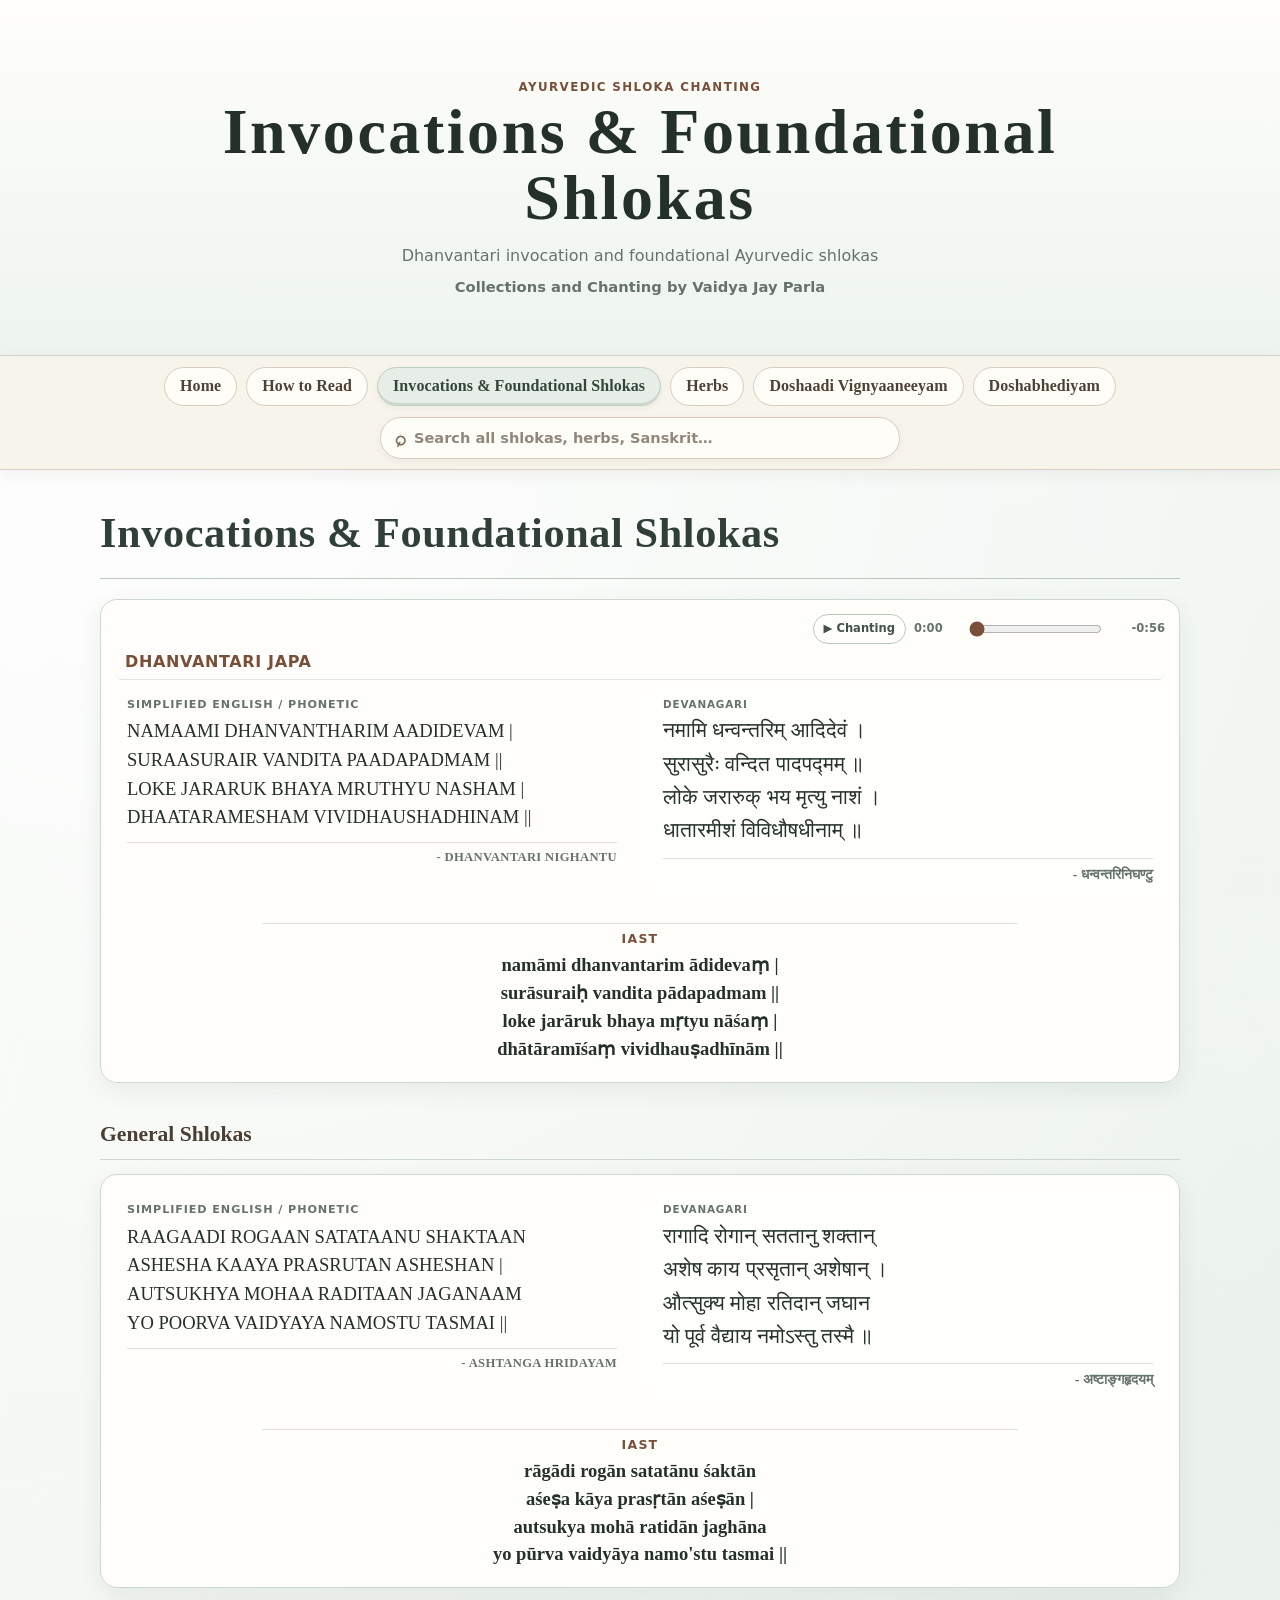
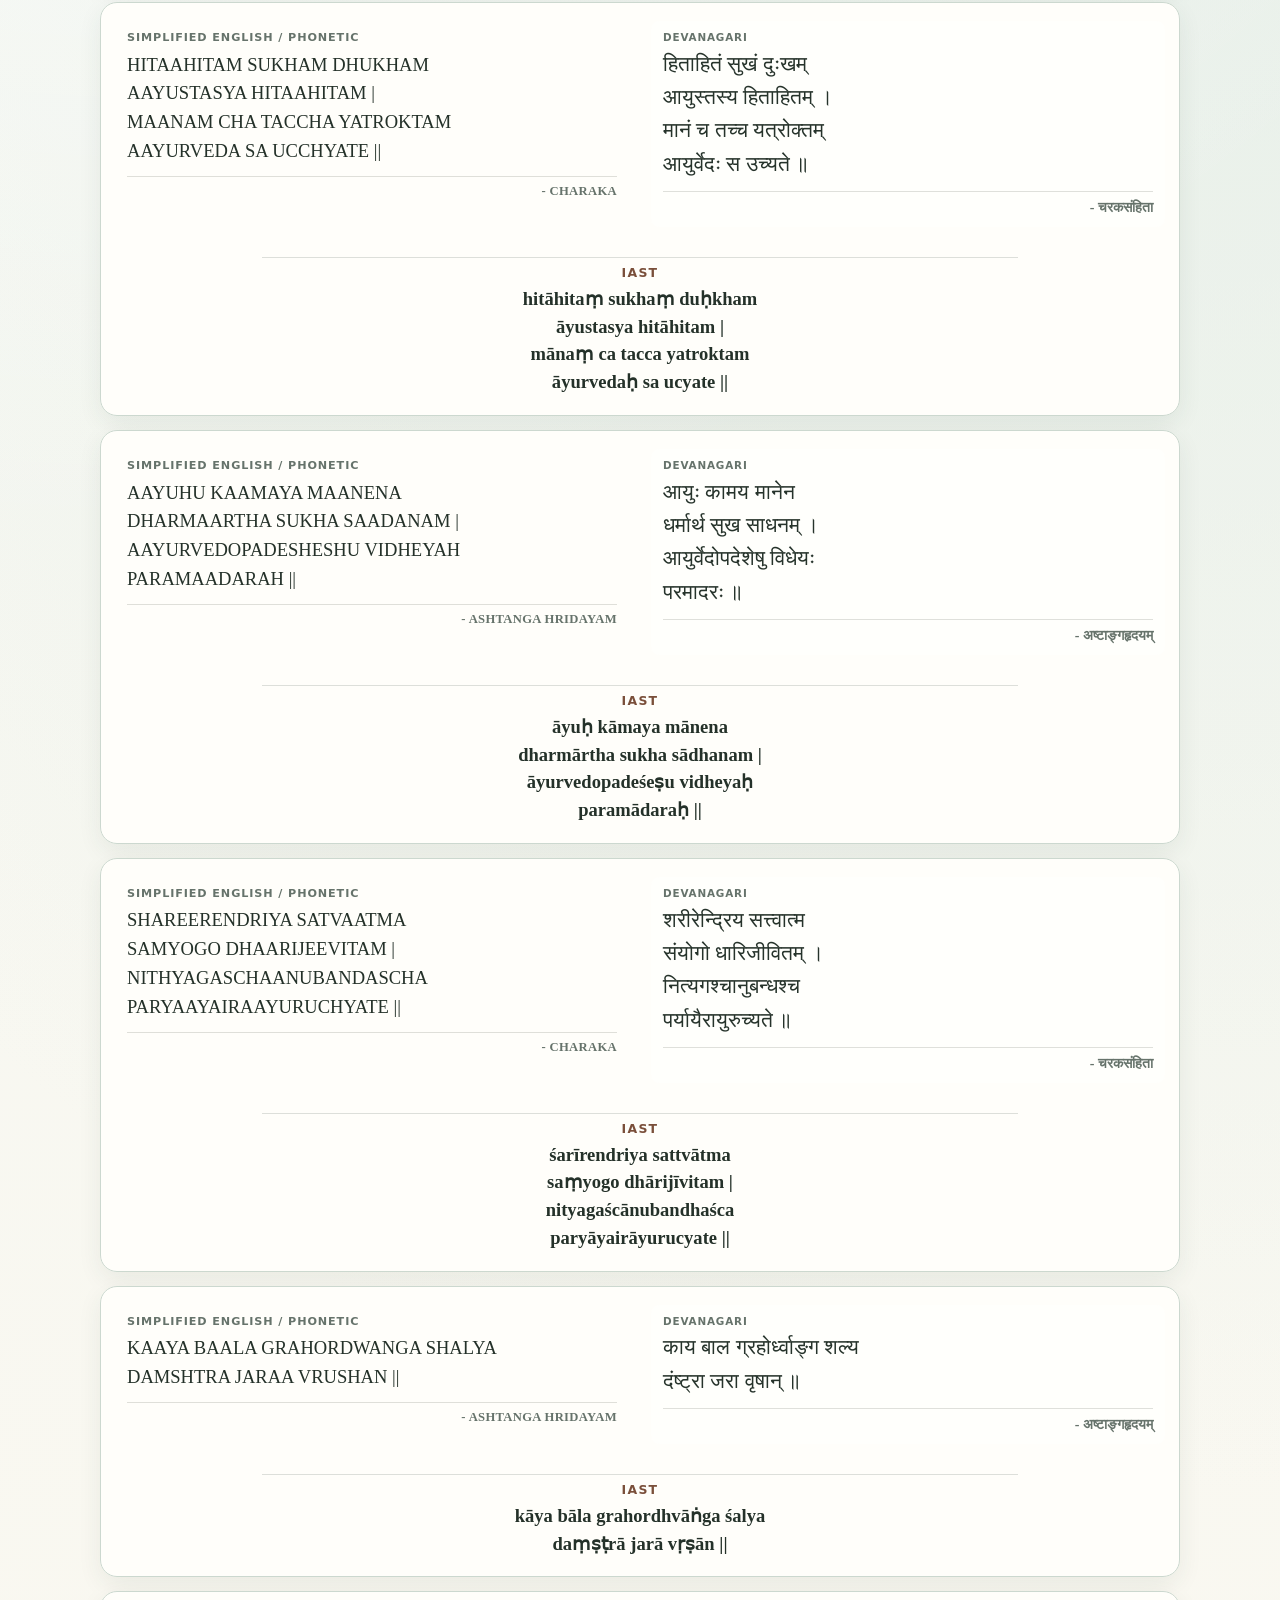
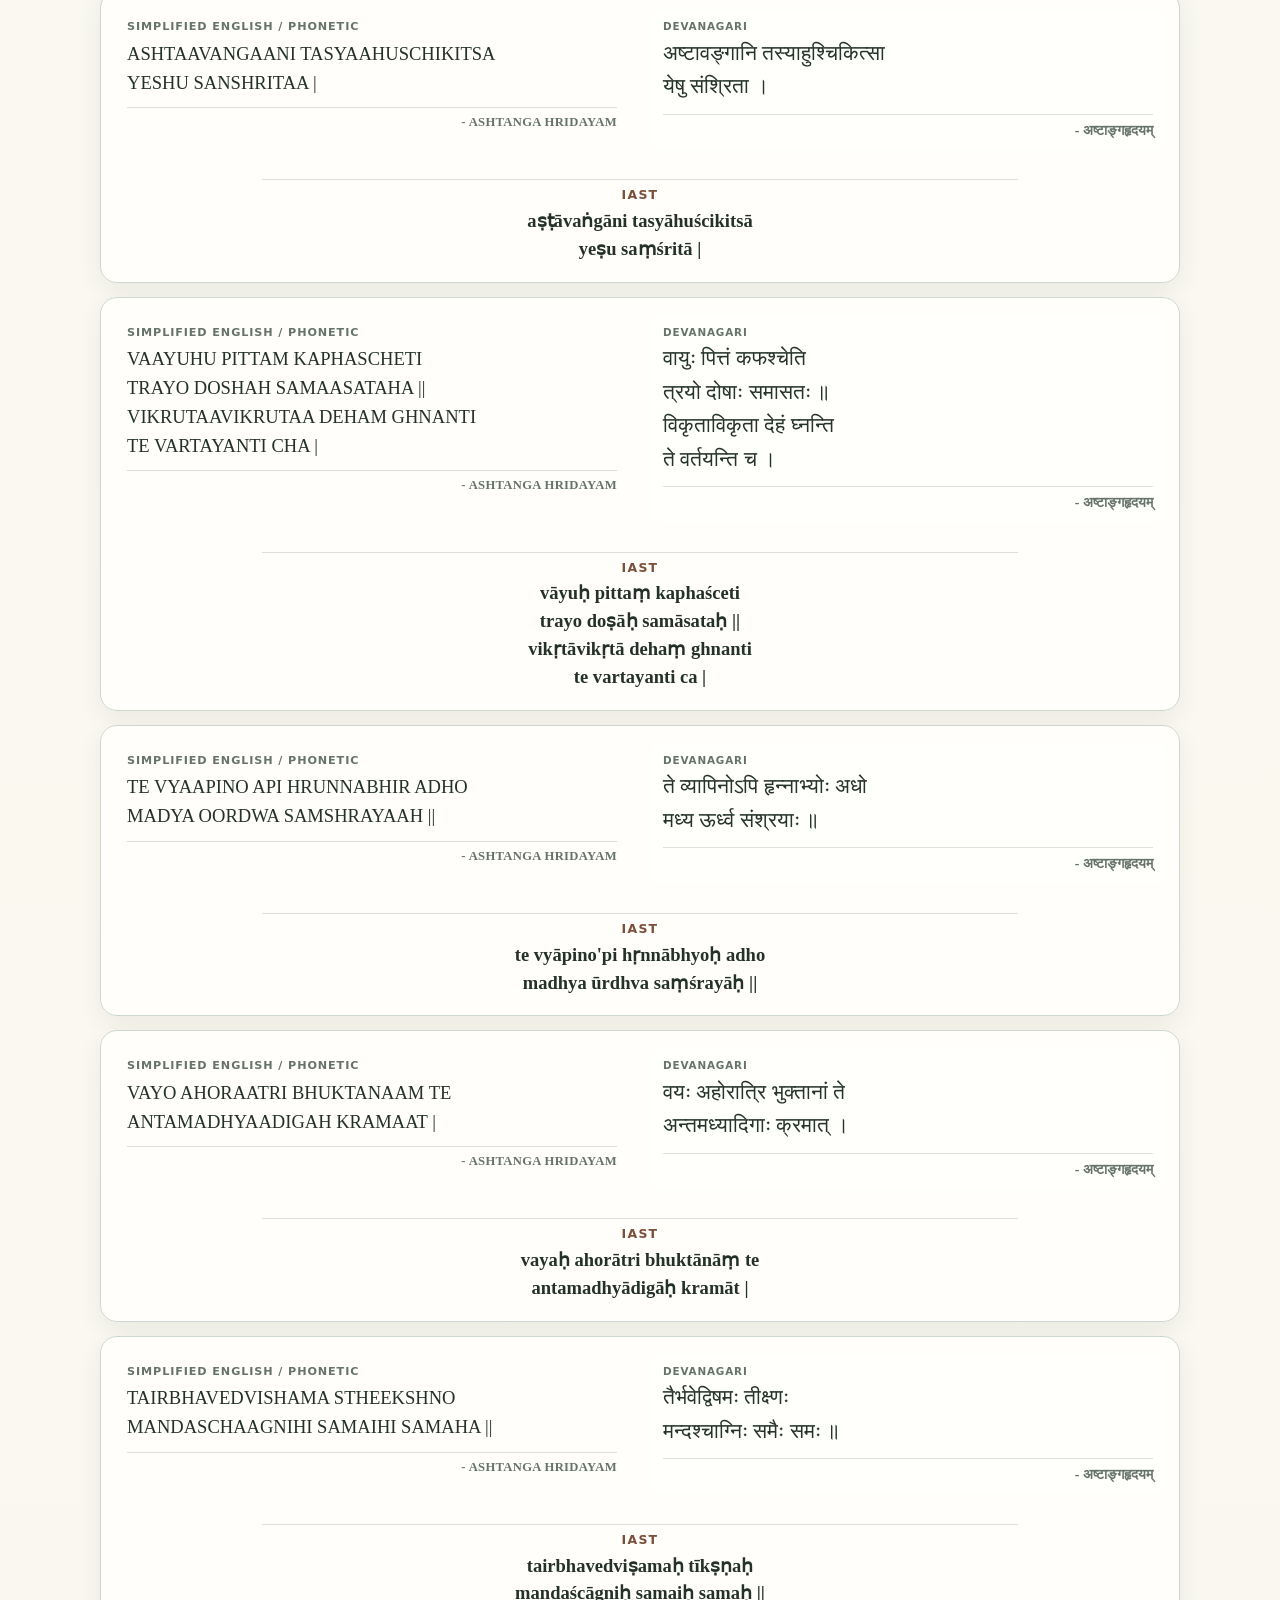
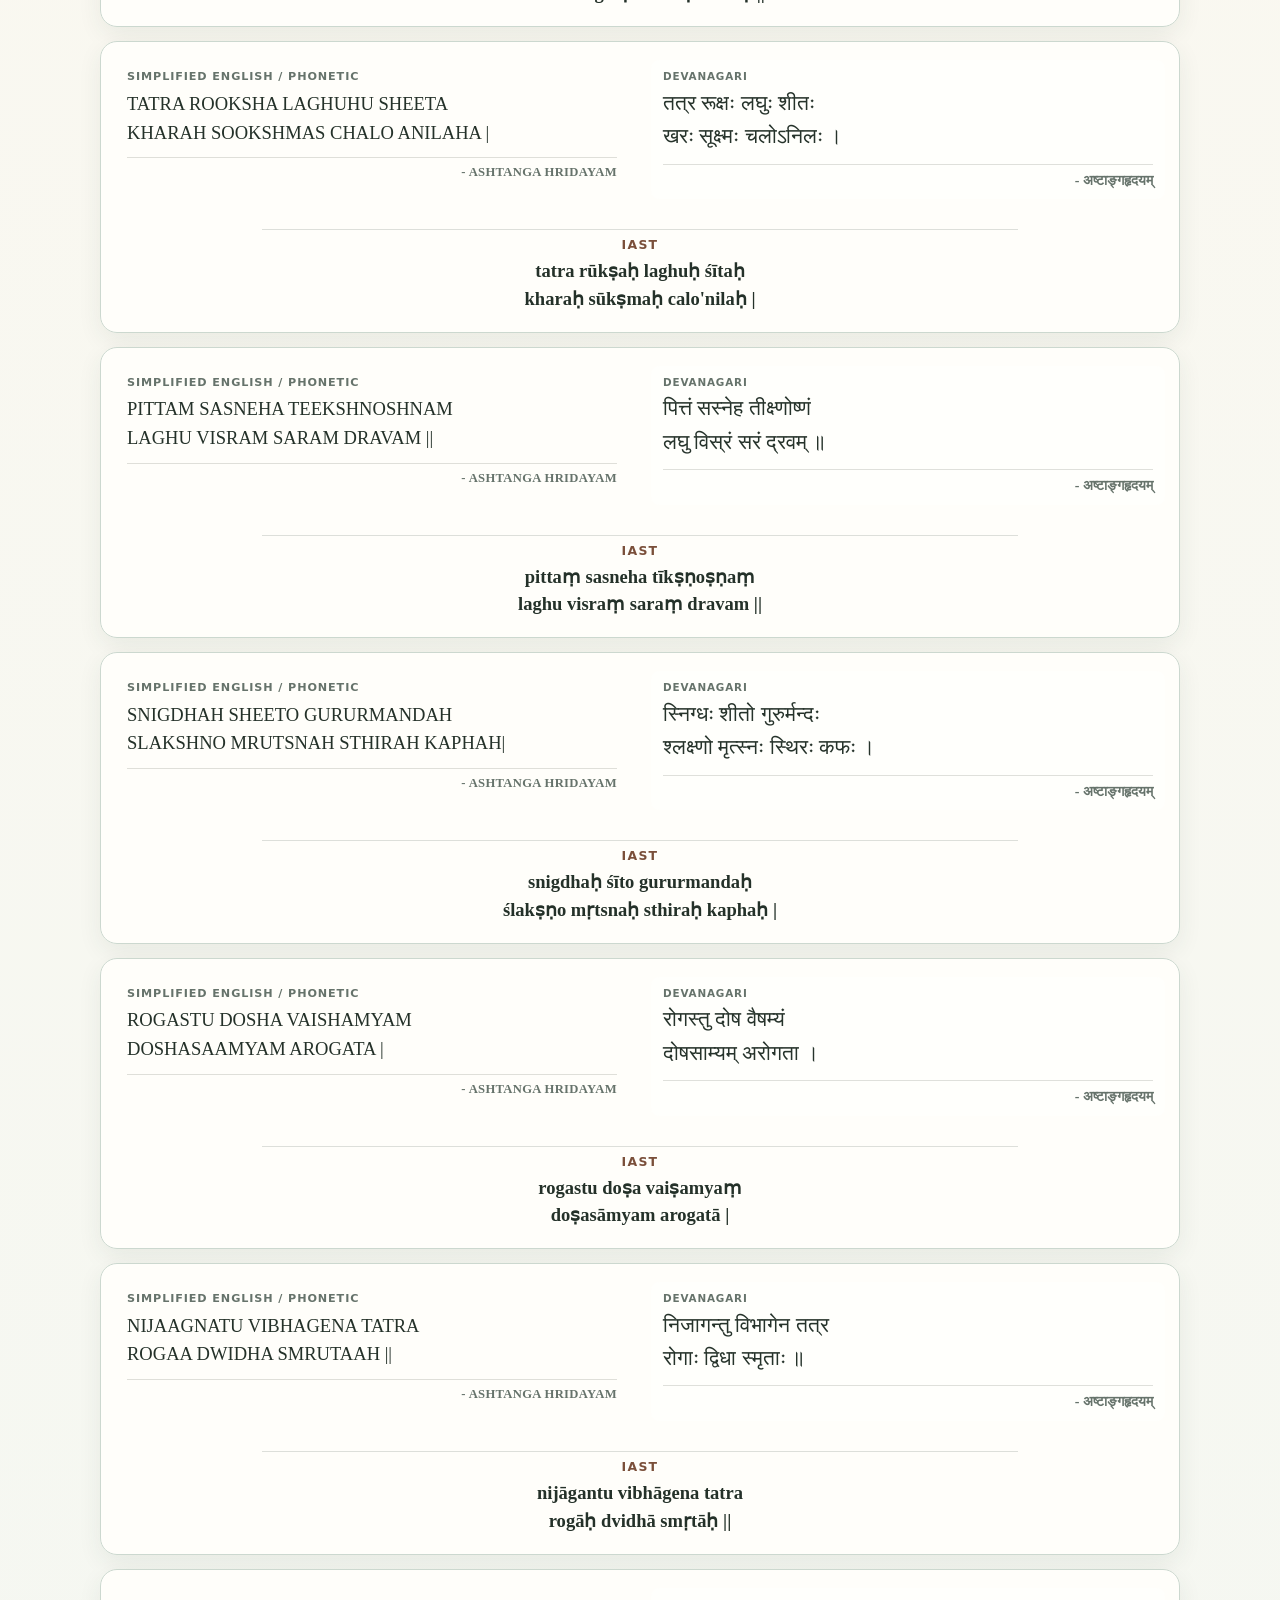
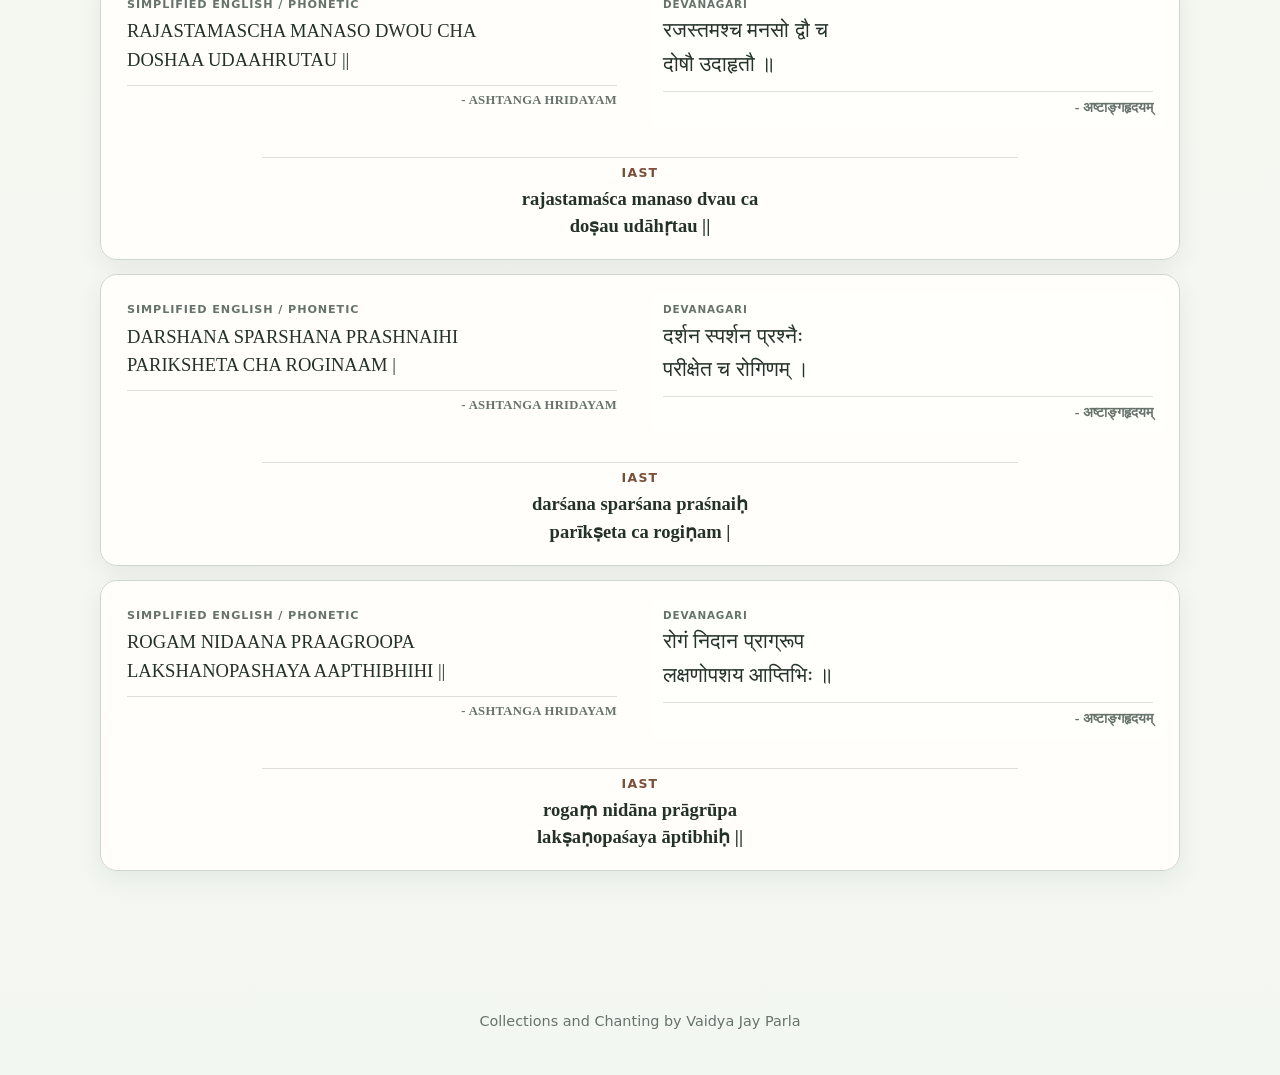
<file: foundational.html>
<!doctype html><html lang="en"><head>
<meta charset="utf-8">
<meta name="viewport" content="width=device-width,initial-scale=1">
<title>Invocations & Foundational Shlokas | Ayurvedic Shloka Chanting</title>
<link rel="stylesheet" href="styles.css">
<link rel="stylesheet" href="site.css">
</head>
<body data-page="opening"><div aria-hidden="true" class="sacred-bg"><span class="geo g1"></span><span class="geo g2"></span><span class="geo g3"></span><span class="geo g4"></span><span class="geo g5"></span><span class="geo g6"></span></div><header><div class="hero compact-hero">
<p class="collection-kicker">Ayurvedic Shloka Chanting</p>
<h1>Invocations & Foundational Shlokas</h1>
<p class="subtitle">Dhanvantari invocation and foundational Ayurvedic shlokas</p>
<p class="byline">Collections and Chanting by Vaidya Jay Parla</p>
</div></header><nav class="site-nav">
  <div class="nav-shell">
    <div class="nav-inner">
      <a href="index.html">Home</a>
      <a href="guide.html">How to Read</a>
      <a class="active" href="foundational.html">Invocations &amp; Foundational Shlokas</a>
      <a href="herbs.html">Herbs</a>
      <a href="chapter-11.html">Doshaadi Vignyaaneeyam</a>
      <a href="chapter-12.html">Doshabhediyam</a>
    </div>
    <div class="site-search-row">
      <div class="site-search-box">
        <span class="site-search-icon" aria-hidden="true">⌕</span>
        <input id="siteSearch" type="search" autocomplete="off"
          aria-label="Search the entire chanting collection"
          aria-controls="siteSearchResults"
          aria-expanded="false"
          placeholder="Search all shlokas, herbs, Sanskrit…">
        <span id="siteSearchCount" class="site-search-count" aria-live="polite"></span>
      </div>
      <div id="siteSearchResults" class="site-search-results" hidden></div>
    </div>
  </div>
</nav>

<main><section class="section" id="opening"><div class="loading-card">Loading collection…</div></section><div class="no-results" id="noResults">No matching text found.</div></main>
<footer>Collections and Chanting by Vaidya Jay Parla</footer>
<script type="module" src="site.js"></script>
<script type="module" src="search.js"></script>
</body></html>
</file>
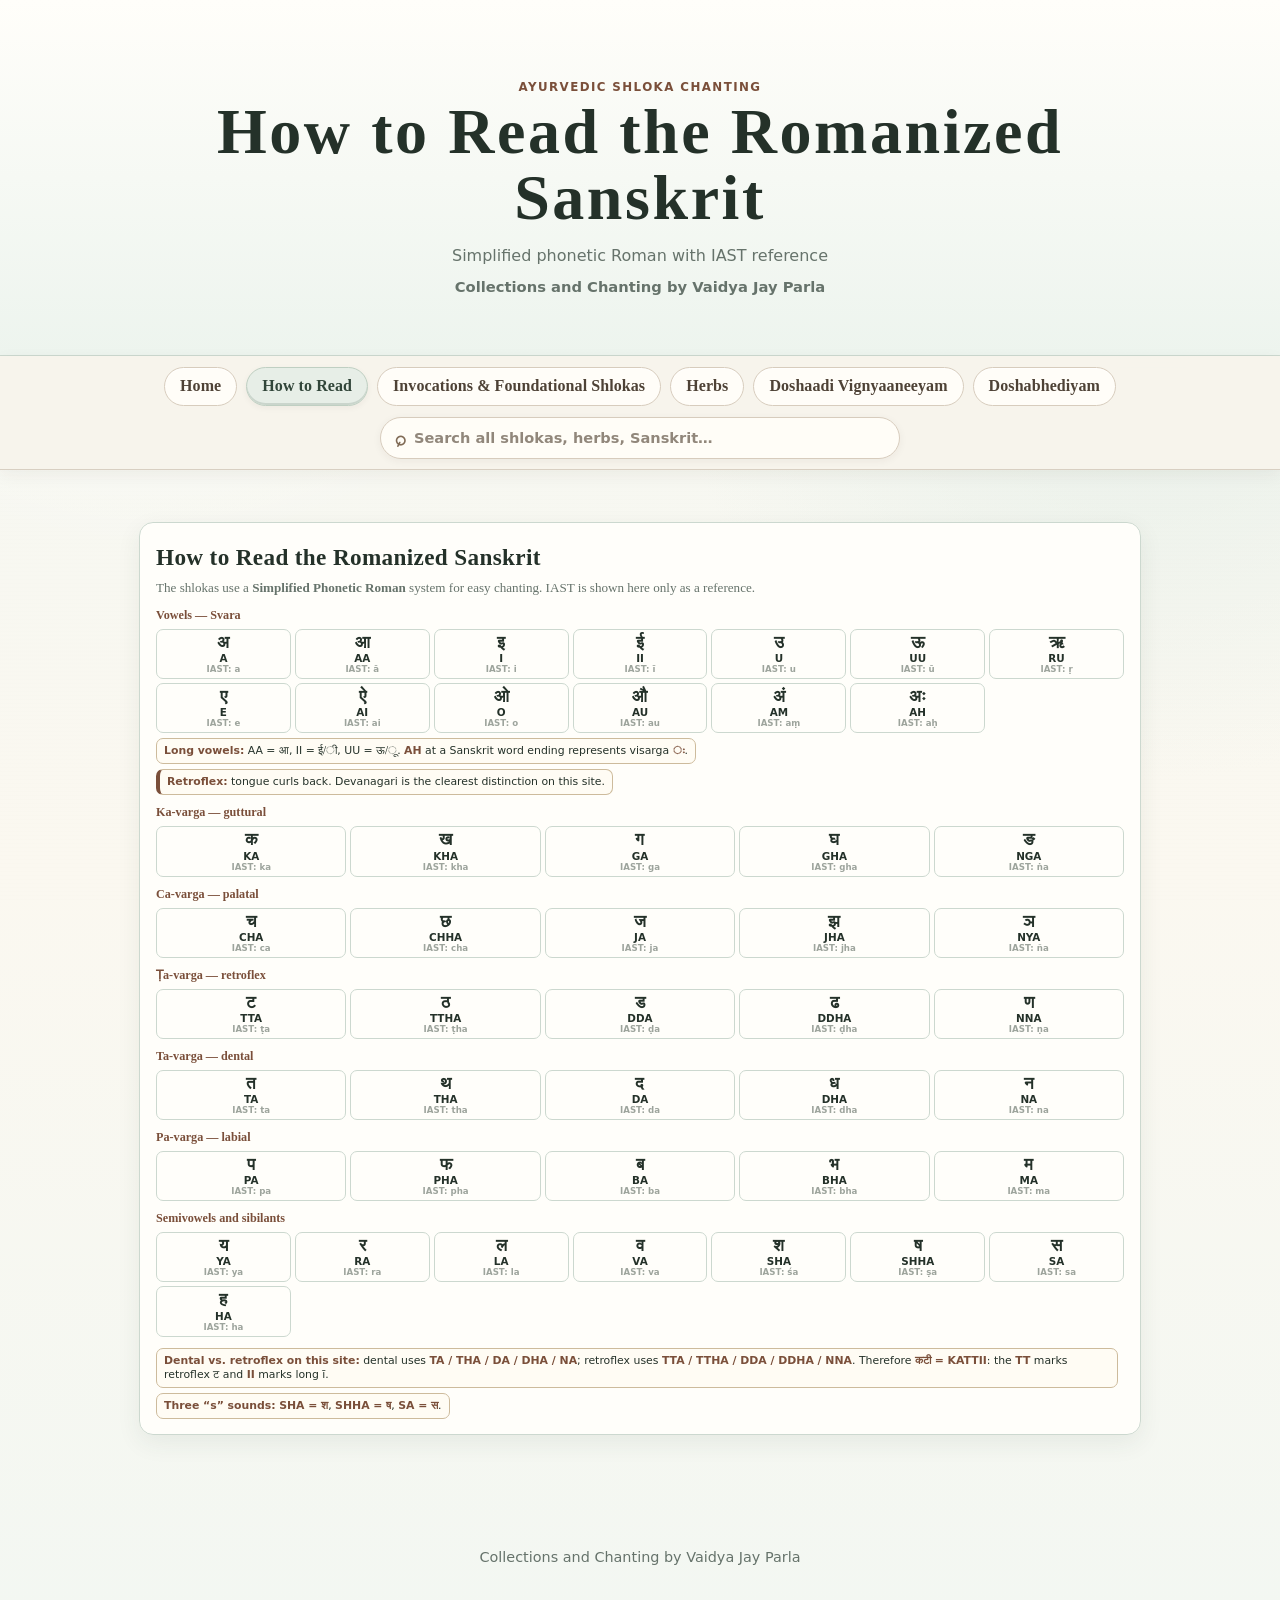
<file: guide.html>
<!doctype html><html lang="en"><head>
<meta charset="utf-8">
<meta name="viewport" content="width=device-width,initial-scale=1">
<title>How to Read | Ayurvedic Shloka Chanting</title>
<link rel="stylesheet" href="styles.css">
<link rel="stylesheet" href="site.css">
</head>
<body><div aria-hidden="true" class="sacred-bg"><span class="geo g1"></span><span class="geo g2"></span><span class="geo g3"></span><span class="geo g4"></span><span class="geo g5"></span><span class="geo g6"></span></div><header><div class="hero compact-hero">
<p class="collection-kicker">Ayurvedic Shloka Chanting</p>
<h1>How to Read the Romanized Sanskrit</h1>
<p class="subtitle">Simplified phonetic Roman with IAST reference</p>
<p class="byline">Collections and Chanting by Vaidya Jay Parla</p>
</div></header><nav class="site-nav">
  <div class="nav-shell">
    <div class="nav-inner">
      <a href="index.html">Home</a>
      <a class="active" href="guide.html">How to Read</a>
      <a href="foundational.html">Invocations &amp; Foundational Shlokas</a>
      <a href="herbs.html">Herbs</a>
      <a href="chapter-11.html">Doshaadi Vignyaaneeyam</a>
      <a href="chapter-12.html">Doshabhediyam</a>
    </div>
    <div class="site-search-row">
      <div class="site-search-box">
        <span class="site-search-icon" aria-hidden="true">⌕</span>
        <input id="siteSearch" type="search" autocomplete="off"
          aria-label="Search the entire chanting collection"
          aria-controls="siteSearchResults"
          aria-expanded="false"
          placeholder="Search all shlokas, herbs, Sanskrit…">
        <span id="siteSearchCount" class="site-search-count" aria-live="polite"></span>
      </div>
      <div id="siteSearchResults" class="site-search-results" hidden></div>
    </div>
  </div>
</nav>
<main><section class="alphabet-guide" id="reading-guide"><div class="alphabet-panel">
<h2>How to Read the Romanized Sanskrit</h2>
<p class="lead">The shlokas use a <strong>Simplified Phonetic Roman</strong> system for easy chanting. IAST is shown here only as a reference.</p>
<h3>Vowels — Svara</h3><div class="other-sounds"><div class="letter-card"><div class="dev">अ</div><div class="simple">A</div><div class="iast">IAST: a</div></div><div class="letter-card"><div class="dev">आ</div><div class="simple">AA</div><div class="iast">IAST: ā</div></div><div class="letter-card"><div class="dev">इ</div><div class="simple">I</div><div class="iast">IAST: i</div></div><div class="letter-card"><div class="dev">ई</div><div class="simple">II</div><div class="iast">IAST: ī</div></div><div class="letter-card"><div class="dev">उ</div><div class="simple">U</div><div class="iast">IAST: u</div></div><div class="letter-card"><div class="dev">ऊ</div><div class="simple">UU</div><div class="iast">IAST: ū</div></div><div class="letter-card"><div class="dev">ऋ</div><div class="simple">RU</div><div class="iast">IAST: ṛ</div></div><div class="letter-card"><div class="dev">ए</div><div class="simple">E</div><div class="iast">IAST: e</div></div><div class="letter-card"><div class="dev">ऐ</div><div class="simple">AI</div><div class="iast">IAST: ai</div></div><div class="letter-card"><div class="dev">ओ</div><div class="simple">O</div><div class="iast">IAST: o</div></div><div class="letter-card"><div class="dev">औ</div><div class="simple">AU</div><div class="iast">IAST: au</div></div><div class="letter-card"><div class="dev">अं</div><div class="simple">AM</div><div class="iast">IAST: aṃ</div></div><div class="letter-card"><div class="dev">अः</div><div class="simple">AH</div><div class="iast">IAST: aḥ</div></div></div>
<div class="guide-note"><strong>Long vowels:</strong> AA = आ, II = ई/ी, UU = ऊ/ू. <strong>AH</strong> at a Sanskrit word ending represents visarga <strong>ः</strong>.</div><div class="guide-note retroflex-note"><strong>Retroflex:</strong> tongue curls back. Devanagari is the clearest distinction on this site.</div>
<div class="varga-block"><h3>Ka-varga — guttural</h3><div class="varga-row"><div class="letter-card"><div class="dev">क</div><div class="simple">KA</div><div class="iast">IAST: ka</div></div><div class="letter-card"><div class="dev">ख</div><div class="simple">KHA</div><div class="iast">IAST: kha</div></div><div class="letter-card"><div class="dev">ग</div><div class="simple">GA</div><div class="iast">IAST: ga</div></div><div class="letter-card"><div class="dev">घ</div><div class="simple">GHA</div><div class="iast">IAST: gha</div></div><div class="letter-card"><div class="dev">ङ</div><div class="simple">NGA</div><div class="iast">IAST: ṅa</div></div></div></div><div class="varga-block"><h3>Ca-varga — palatal</h3><div class="varga-row"><div class="letter-card"><div class="dev">च</div><div class="simple">CHA</div><div class="iast">IAST: ca</div></div><div class="letter-card"><div class="dev">छ</div><div class="simple">CHHA</div><div class="iast">IAST: cha</div></div><div class="letter-card"><div class="dev">ज</div><div class="simple">JA</div><div class="iast">IAST: ja</div></div><div class="letter-card"><div class="dev">झ</div><div class="simple">JHA</div><div class="iast">IAST: jha</div></div><div class="letter-card"><div class="dev">ञ</div><div class="simple">NYA</div><div class="iast">IAST: ña</div></div></div></div><div class="varga-block"><h3>Ṭa-varga — retroflex</h3><div class="varga-row"><div class="letter-card"><div class="dev">ट</div><div class="simple">TTA</div><div class="iast">IAST: ṭa</div></div><div class="letter-card"><div class="dev">ठ</div><div class="simple">TTHA</div><div class="iast">IAST: ṭha</div></div><div class="letter-card"><div class="dev">ड</div><div class="simple">DDA</div><div class="iast">IAST: ḍa</div></div><div class="letter-card"><div class="dev">ढ</div><div class="simple">DDHA</div><div class="iast">IAST: ḍha</div></div><div class="letter-card"><div class="dev">ण</div><div class="simple">NNA</div><div class="iast">IAST: ṇa</div></div></div></div><div class="varga-block"><h3>Ta-varga — dental</h3><div class="varga-row"><div class="letter-card"><div class="dev">त</div><div class="simple">TA</div><div class="iast">IAST: ta</div></div><div class="letter-card"><div class="dev">थ</div><div class="simple">THA</div><div class="iast">IAST: tha</div></div><div class="letter-card"><div class="dev">द</div><div class="simple">DA</div><div class="iast">IAST: da</div></div><div class="letter-card"><div class="dev">ध</div><div class="simple">DHA</div><div class="iast">IAST: dha</div></div><div class="letter-card"><div class="dev">न</div><div class="simple">NA</div><div class="iast">IAST: na</div></div></div></div><div class="varga-block"><h3>Pa-varga — labial</h3><div class="varga-row"><div class="letter-card"><div class="dev">प</div><div class="simple">PA</div><div class="iast">IAST: pa</div></div><div class="letter-card"><div class="dev">फ</div><div class="simple">PHA</div><div class="iast">IAST: pha</div></div><div class="letter-card"><div class="dev">ब</div><div class="simple">BA</div><div class="iast">IAST: ba</div></div><div class="letter-card"><div class="dev">भ</div><div class="simple">BHA</div><div class="iast">IAST: bha</div></div><div class="letter-card"><div class="dev">म</div><div class="simple">MA</div><div class="iast">IAST: ma</div></div></div></div><div class="varga-block"><h3>Semivowels and sibilants</h3><div class="other-sounds"><div class="letter-card"><div class="dev">य</div><div class="simple">YA</div><div class="iast">IAST: ya</div></div><div class="letter-card"><div class="dev">र</div><div class="simple">RA</div><div class="iast">IAST: ra</div></div><div class="letter-card"><div class="dev">ल</div><div class="simple">LA</div><div class="iast">IAST: la</div></div><div class="letter-card"><div class="dev">व</div><div class="simple">VA</div><div class="iast">IAST: va</div></div><div class="letter-card"><div class="dev">श</div><div class="simple">SHA</div><div class="iast">IAST: śa</div></div><div class="letter-card"><div class="dev">ष</div><div class="simple">SHHA</div><div class="iast">IAST: ṣa</div></div><div class="letter-card"><div class="dev">स</div><div class="simple">SA</div><div class="iast">IAST: sa</div></div><div class="letter-card"><div class="dev">ह</div><div class="simple">HA</div><div class="iast">IAST: ha</div></div></div></div>
<div class="guide-note"><strong>Dental vs. retroflex on this site:</strong> dental uses <strong>TA / THA / DA / DHA / NA</strong>; retroflex uses <strong>TTA / TTHA / DDA / DDHA / NNA</strong>. Therefore <strong>कटी = KATTII</strong>: the <strong>TT</strong> marks retroflex ट and <strong>II</strong> marks long ī.</div>
<div class="guide-note"><strong>Three “s” sounds:</strong> <strong>SHA = श</strong>, <strong>SHHA = ष</strong>, <strong>SA = स</strong>.</div>
</div></section>
</main>
<footer>Collections and Chanting by Vaidya Jay Parla</footer>
<script type="module" src="site.js"></script>
<script type="module" src="search.js"></script>
</body></html>
</file>
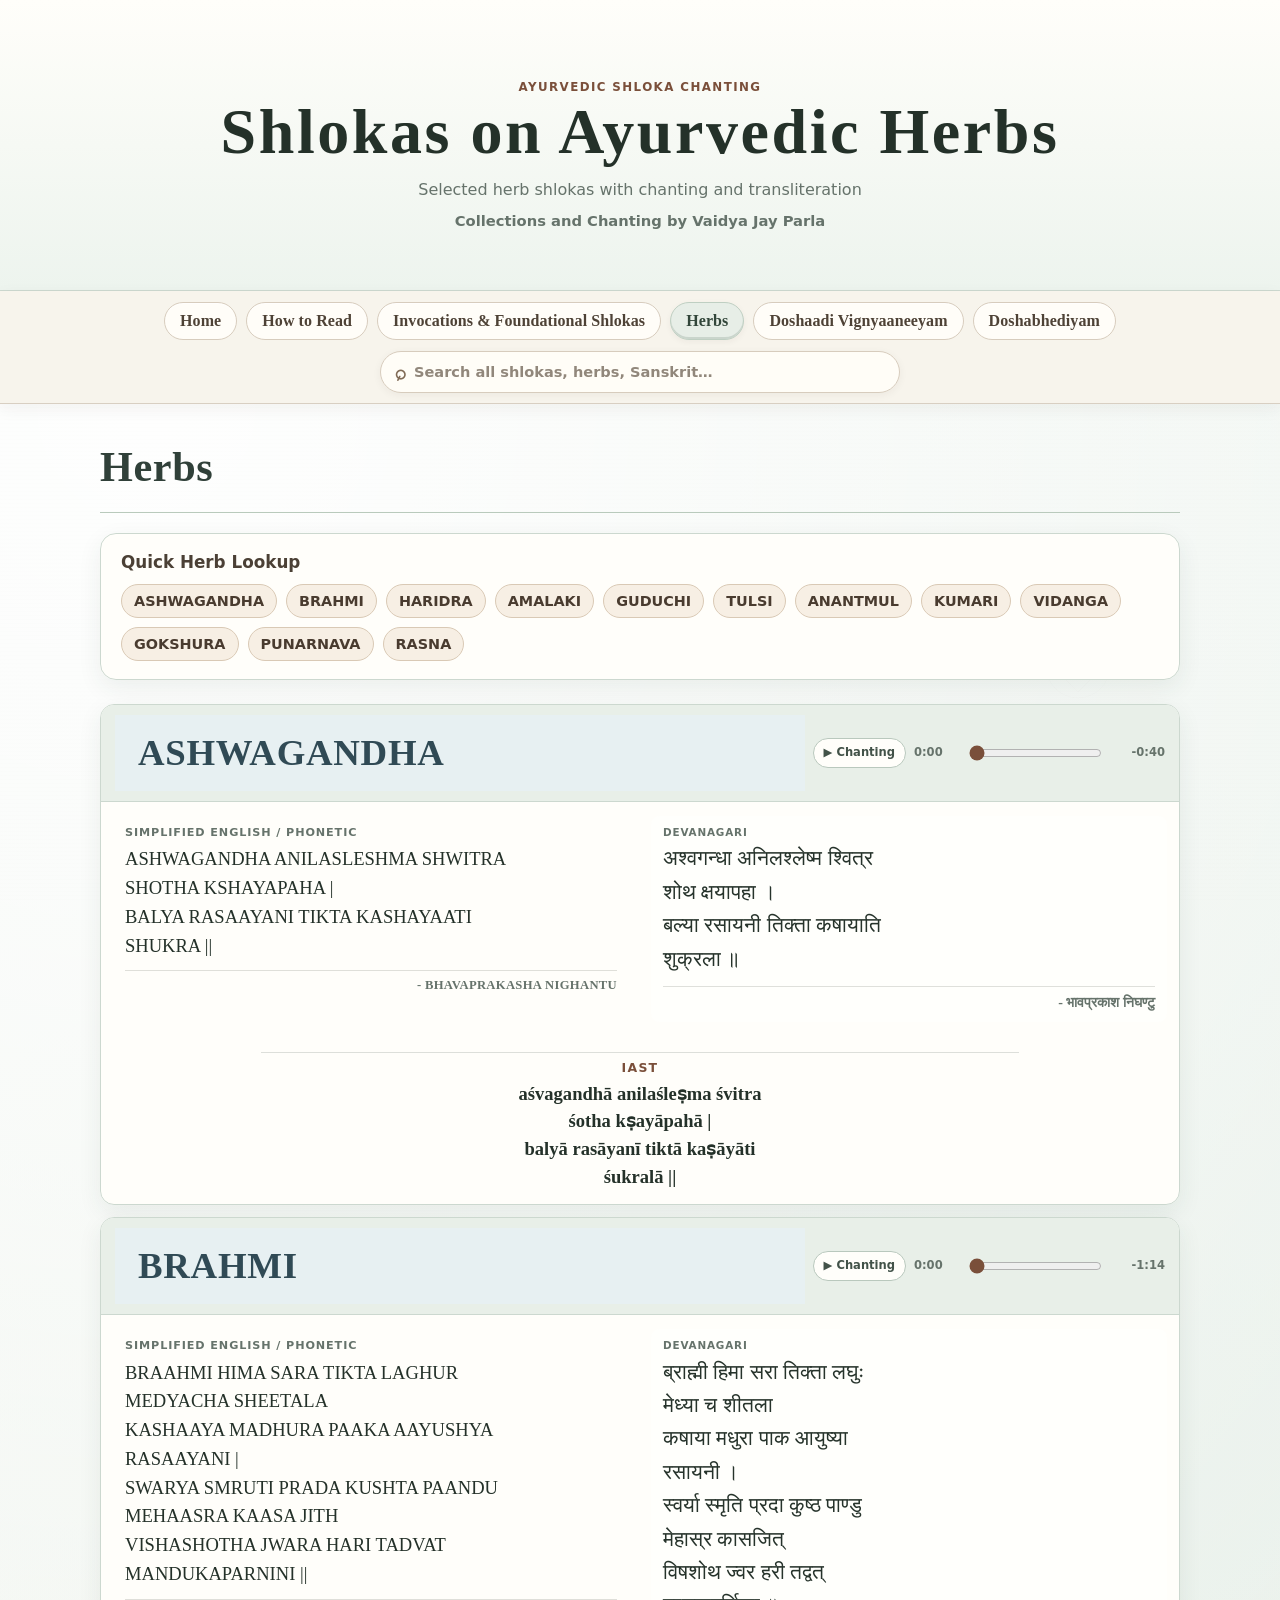
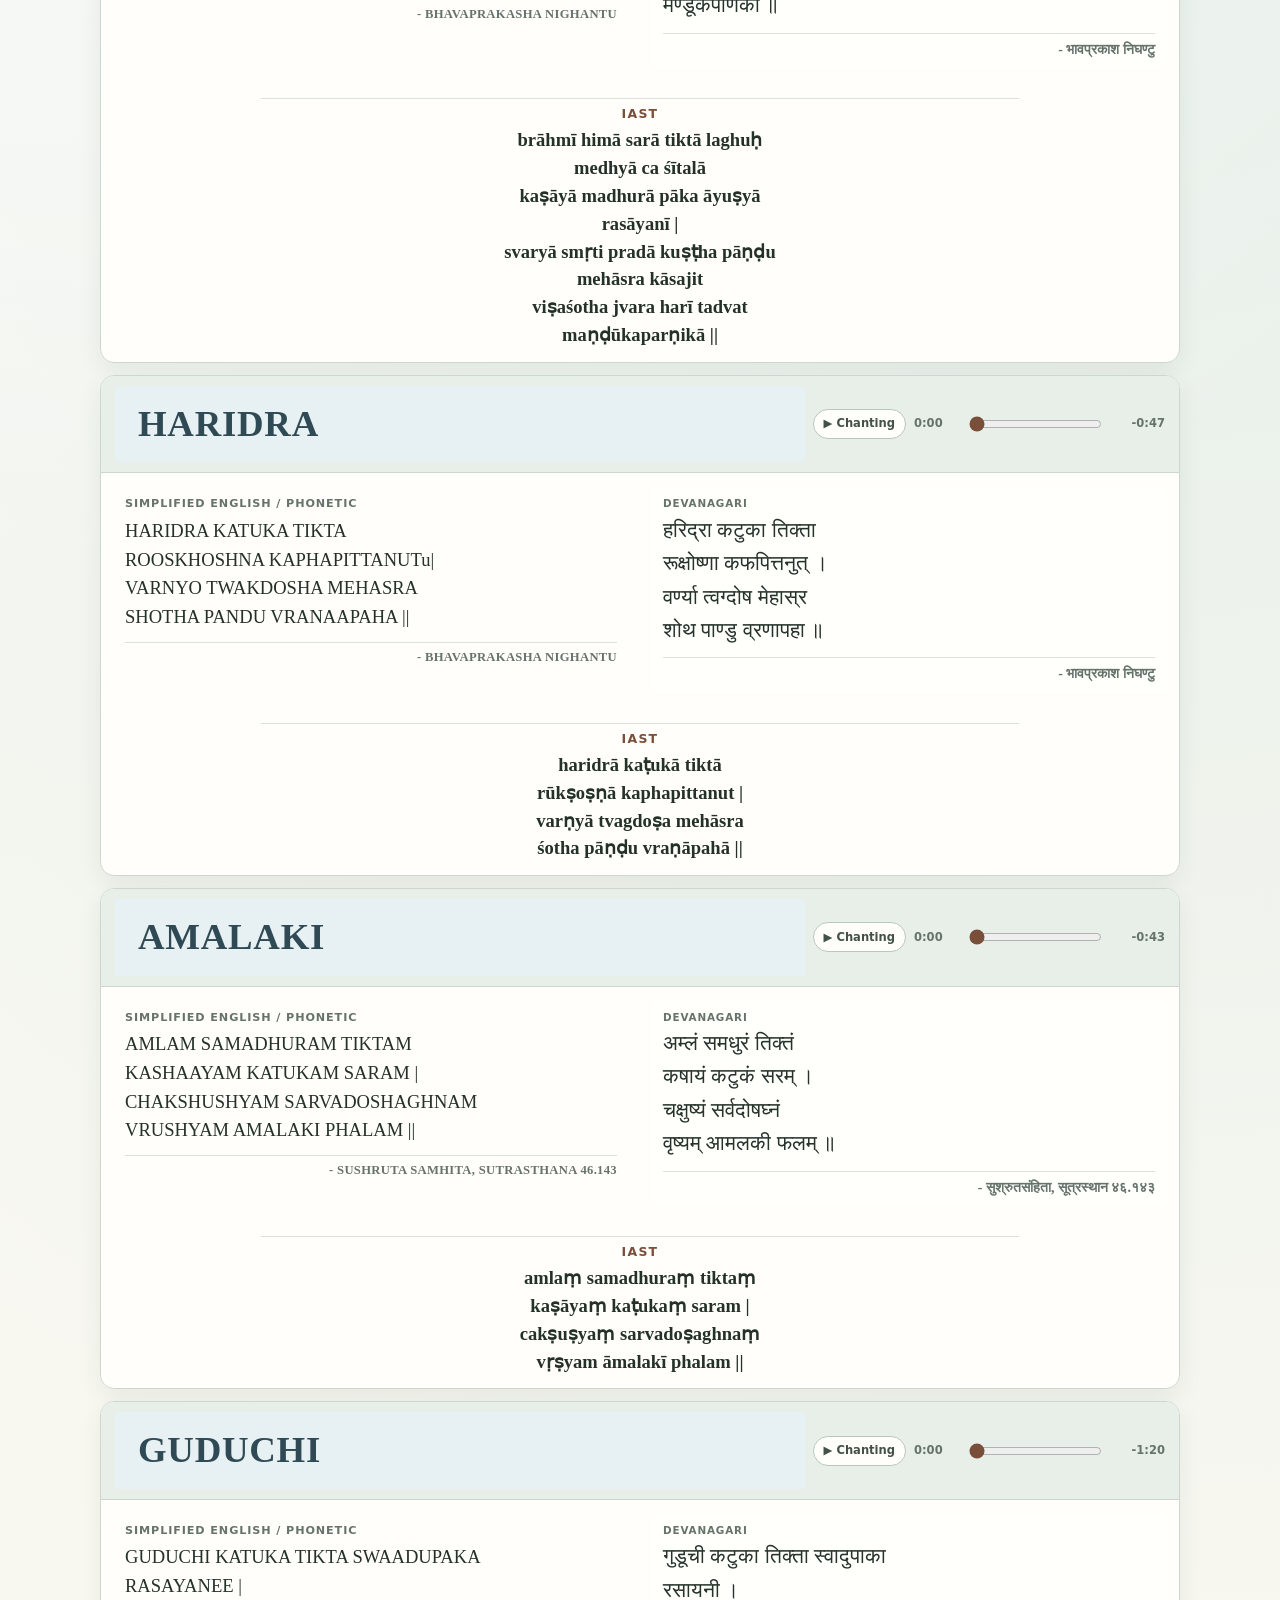
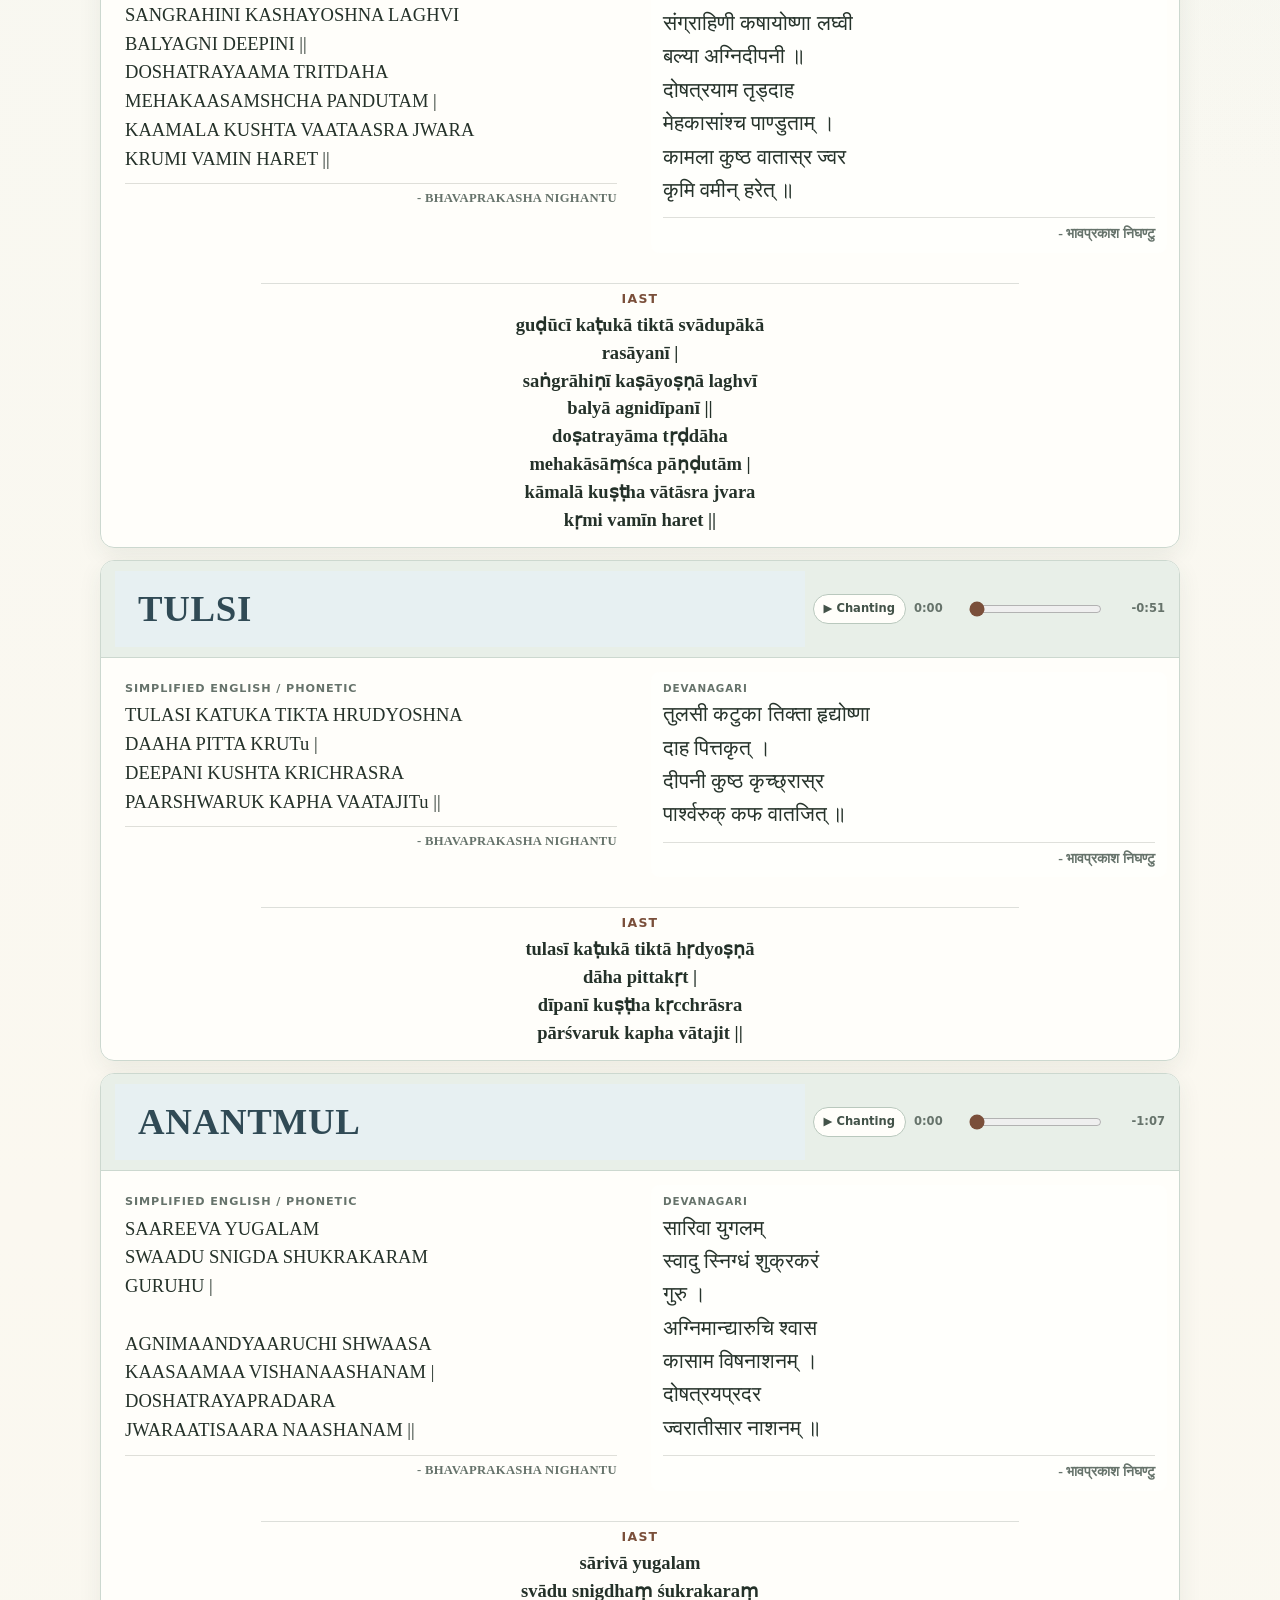
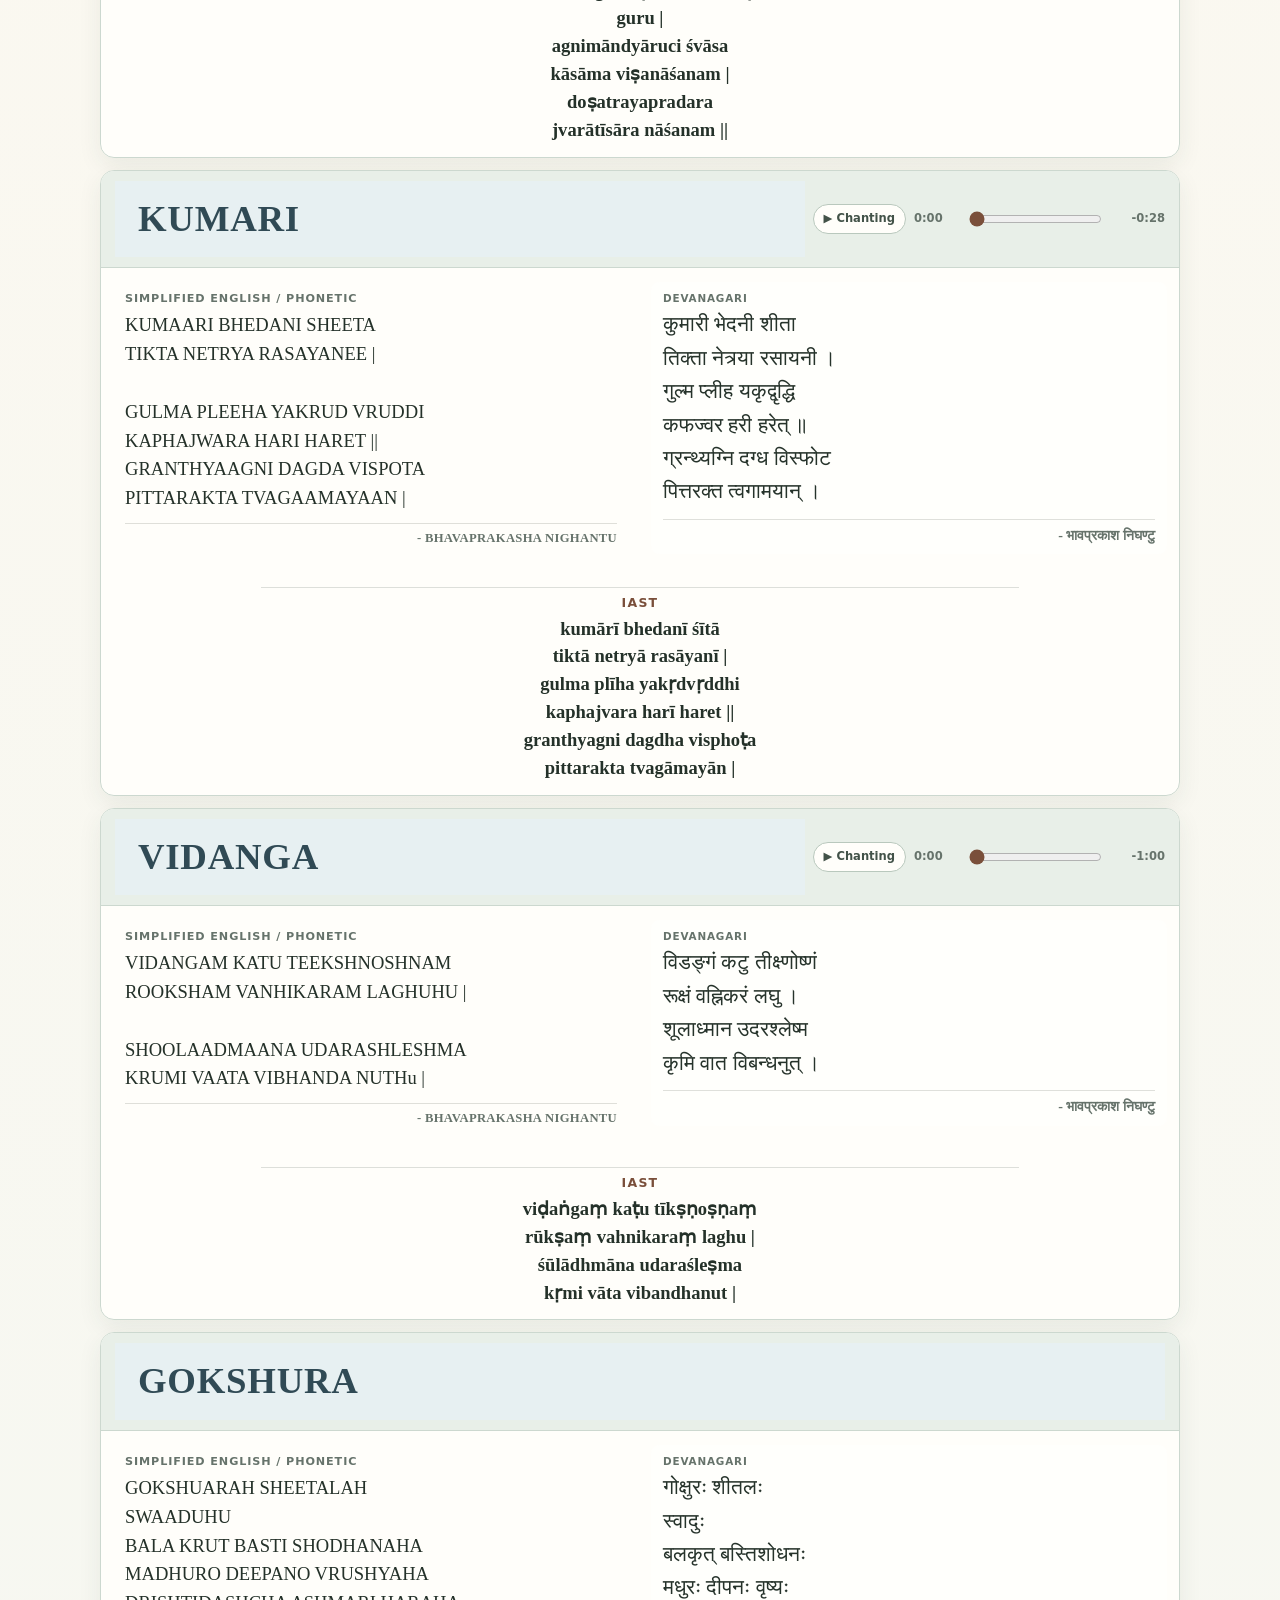
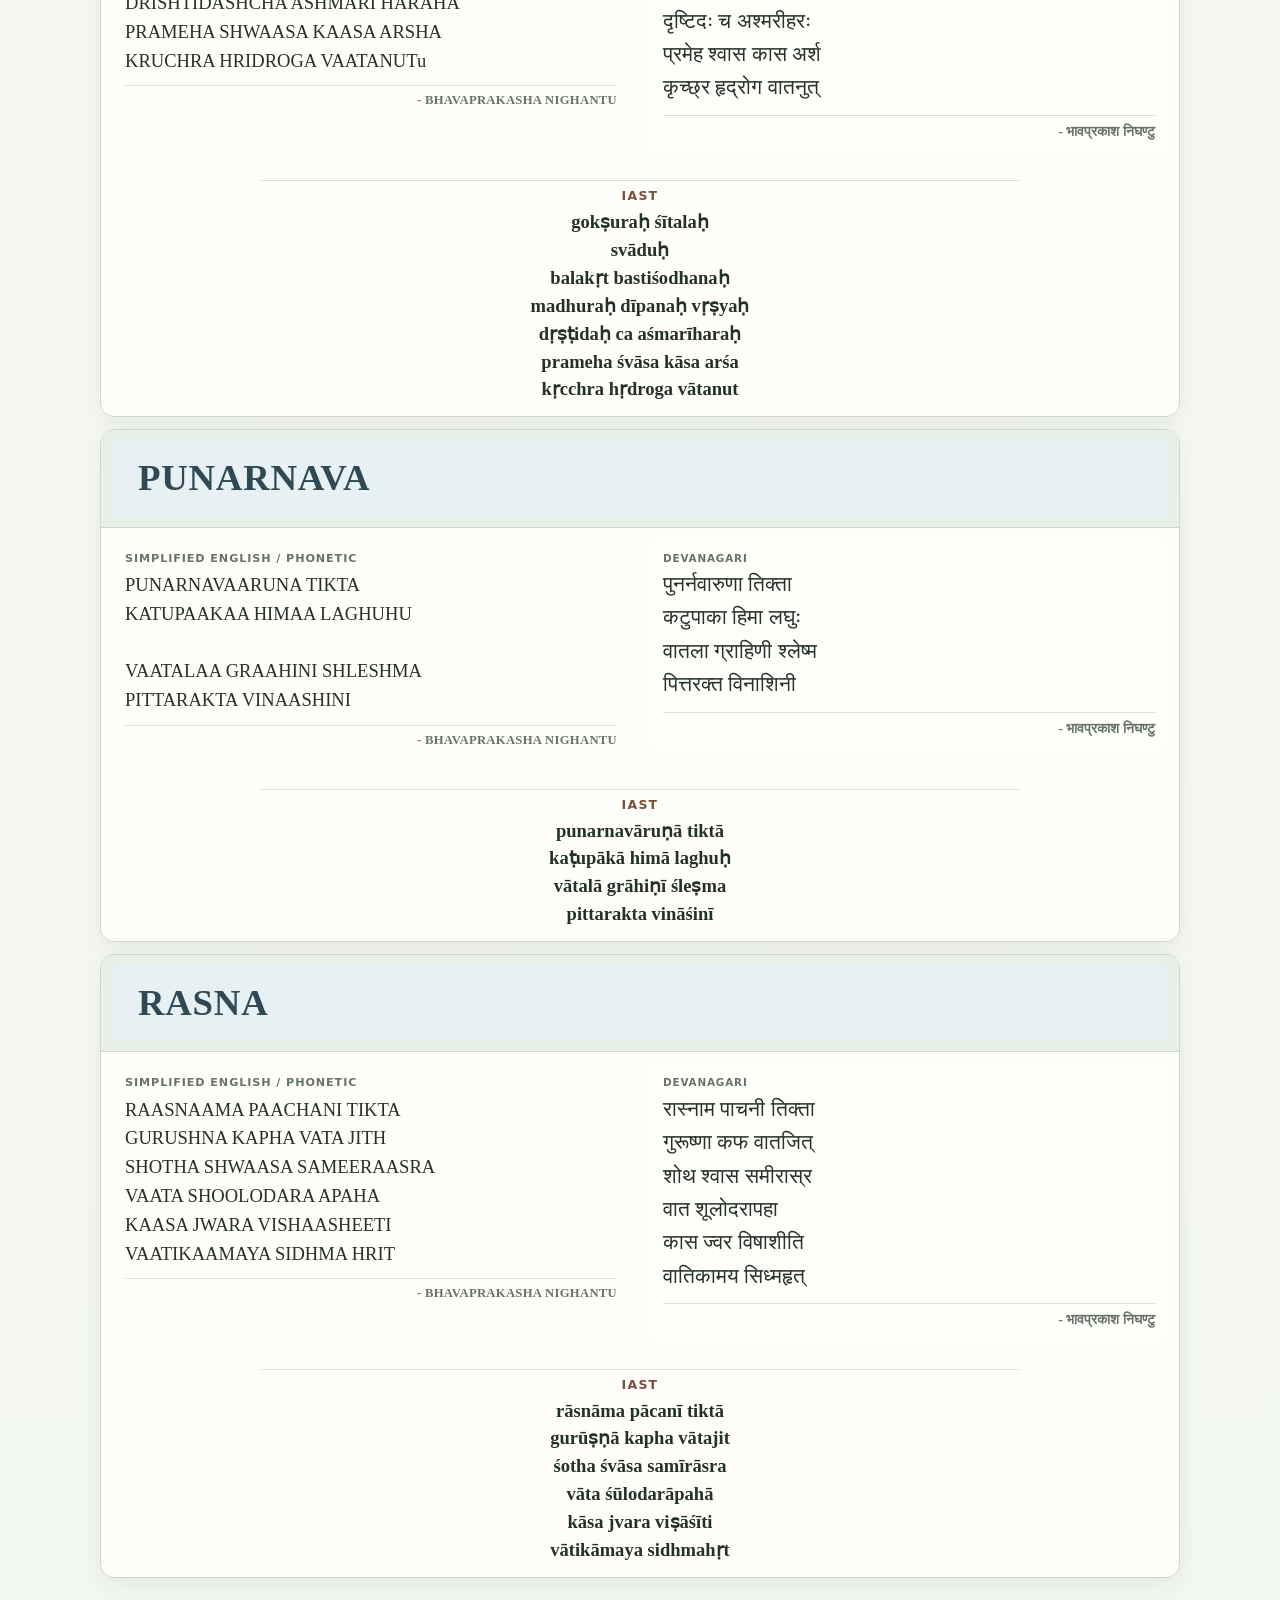
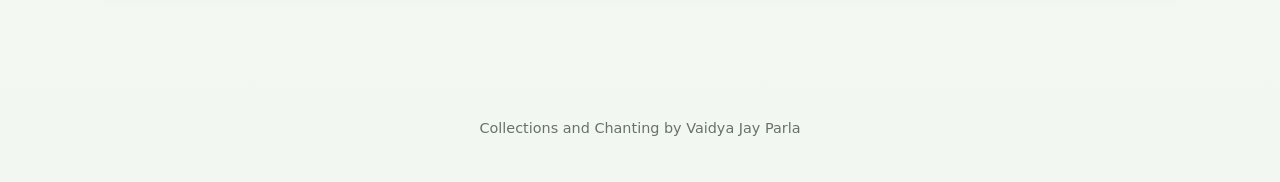
<file: herbs.html>
<!doctype html><html lang="en"><head>
<meta charset="utf-8">
<meta name="viewport" content="width=device-width,initial-scale=1">
<title>Shlokas on Ayurvedic Herbs | Ayurvedic Shloka Chanting</title>
<link rel="stylesheet" href="styles.css">
<link rel="stylesheet" href="site.css">
</head>
<body data-page="herbs"><div aria-hidden="true" class="sacred-bg"><span class="geo g1"></span><span class="geo g2"></span><span class="geo g3"></span><span class="geo g4"></span><span class="geo g5"></span><span class="geo g6"></span></div><header><div class="hero compact-hero">
<p class="collection-kicker">Ayurvedic Shloka Chanting</p>
<h1>Shlokas on Ayurvedic Herbs</h1>
<p class="subtitle">Selected herb shlokas with chanting and transliteration</p>
<p class="byline">Collections and Chanting by Vaidya Jay Parla</p>
</div></header><nav class="site-nav">
  <div class="nav-shell">
    <div class="nav-inner">
      <a href="index.html">Home</a>
      <a href="guide.html">How to Read</a>
      <a href="foundational.html">Invocations &amp; Foundational Shlokas</a>
      <a class="active" href="herbs.html">Herbs</a>
      <a href="chapter-11.html">Doshaadi Vignyaaneeyam</a>
      <a href="chapter-12.html">Doshabhediyam</a>
    </div>
    <div class="site-search-row">
      <div class="site-search-box">
        <span class="site-search-icon" aria-hidden="true">⌕</span>
        <input id="siteSearch" type="search" autocomplete="off"
          aria-label="Search the entire chanting collection"
          aria-controls="siteSearchResults"
          aria-expanded="false"
          placeholder="Search all shlokas, herbs, Sanskrit…">
        <span id="siteSearchCount" class="site-search-count" aria-live="polite"></span>
      </div>
      <div id="siteSearchResults" class="site-search-results" hidden></div>
    </div>
  </div>
</nav>

<main><section class="section" id="herbs"><div class="loading-card">Loading collection…</div></section><div class="no-results" id="noResults">No matching text found.</div></main>
<footer>Collections and Chanting by Vaidya Jay Parla</footer>
<script type="module" src="site.js"></script>
<script type="module" src="search.js"></script>
</body></html>
</file>
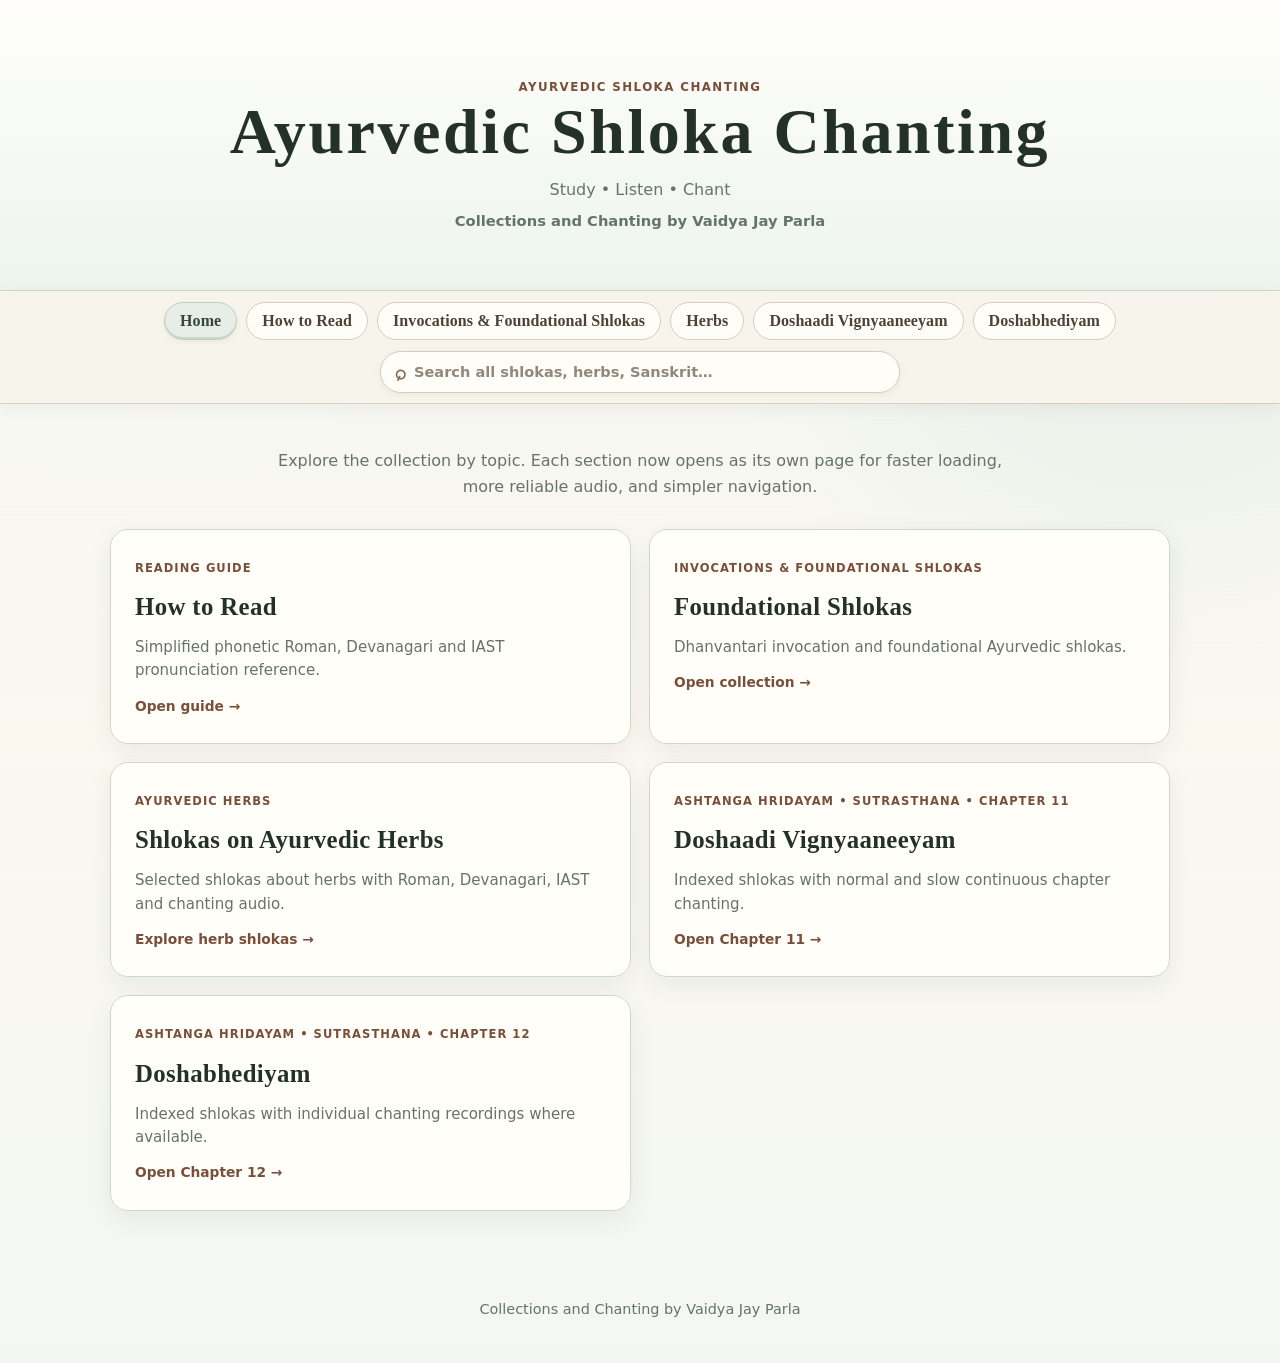
<file: home.html>
<!doctype html><html><head><meta charset="utf-8"><meta http-equiv="refresh" content="0; url=index.html"><title>Ayurvedic Shloka Chanting</title></head><body><p><a href="index.html">Go to Ayurvedic Shloka Chanting</a></p></body></html>
</file>
<file: styles.css>
/* Extracted from index.html to make the site easier to maintain. */

:root{--bg:#f5f1e8;--paper:#fffdf8;--ink:#1e231f;--muted:#6a6e68;--accent:#6e5439;--soft:#eee4d5;--line:#d9cfbf;--shadow:0 10px 28px rgba(50,40,28,.08)}
*{box-sizing:border-box}html{scroll-behavior:smooth}body{margin:0;background:var(--bg);color:var(--ink);font-family:Georgia,'Times New Roman',serif;line-height:1.65}
header{background:linear-gradient(180deg,#fffefa,#eee5d7);border-bottom:1px solid var(--line)}.hero{max-width:1050px;margin:auto;padding:48px 24px 34px;text-align:center}
h1{font-size:clamp(2.6rem,7vw,4.7rem);line-height:1.03;margin:0 0 10px}.byline,.subtitle{font-family:system-ui,-apple-system,Segoe UI,sans-serif}.byline{font-weight:700;margin:8px 0 0;color:#574b40}.subtitle{color:var(--muted);margin:5px 0 0}
nav{position:sticky;top:0;z-index:50;background:rgba(245,241,232,.96);backdrop-filter:blur(10px);border-bottom:1px solid var(--line)}.nav-inner{max-width:1050px;margin:auto;padding:10px 18px;display:flex;gap:9px;align-items:center;flex-wrap:wrap}.nav-inner>a{text-decoration:none;color:#4e4236;background:#fff;border:1px solid #d7ccbd;border-radius:999px;padding:8px 13px;font:700 .9rem system-ui,-apple-system,Segoe UI,sans-serif}#search{margin-left:auto;min-width:220px;max-width:400px;flex:1;padding:9px 12px;border:1px solid #cfc5b7;border-radius:10px;background:#fff;font-size:.95rem}
main{max-width:1050px;margin:auto;padding:30px 20px 70px}.section{scroll-margin-top:86px;margin-top:48px}.section:first-child{margin-top:0}.section-title{font-size:clamp(2rem,5vw,3rem);margin:0 0 18px;padding-bottom:9px;border-bottom:2px solid #cbb9a2;color:#38352f}
.lookup{background:var(--paper);border:1px solid var(--line);border-radius:16px;padding:18px 20px;margin:0 0 24px;box-shadow:var(--shadow)}.lookup h3{margin:0 0 12px;font:800 1.05rem system-ui,-apple-system,Segoe UI,sans-serif;color:#4b4035}.lookup-links{display:flex;flex-wrap:wrap;gap:9px}.lookup a{text-decoration:none;color:#493b2f;background:#f7efe4;border:1px solid #d9c9b5;border-radius:999px;padding:8px 12px;font:700 .9rem system-ui,-apple-system,Segoe UI,sans-serif}
.card,.verse{background:var(--paper);border:1px solid var(--line);border-radius:17px;box-shadow:var(--shadow);overflow:hidden;scroll-margin-top:90px}.herb-grid,.verse-grid{display:grid;gap:18px}.herb-card h3{margin:0;padding:17px 23px;background:var(--soft);border-bottom:1px solid var(--line);font-size:clamp(1.7rem,4vw,2.3rem);font-weight:800;letter-spacing:.02em;color:#3d3227}pre{white-space:pre-wrap;overflow-wrap:normal;word-break:normal;margin:0;font-family:Georgia,'Times New Roman',serif}.herb-card pre{padding:24px 26px 28px;font-size:clamp(1.22rem,2.3vw,1.48rem);line-height:1.76}.verse pre{padding:22px 25px;font-size:clamp(1.16rem,2.15vw,1.4rem);line-height:1.72}
.intro-card{background:var(--paper);border:1px solid var(--line);border-radius:17px;box-shadow:var(--shadow);margin-bottom:26px}.intro-card pre{padding:24px 26px;font-size:clamp(1.18rem,2.2vw,1.4rem);line-height:1.75}
.hidden{display:none!important}.no-results{display:none;text-align:center;padding:35px;color:var(--muted);font:1rem system-ui,-apple-system,Segoe UI,sans-serif}footer{text-align:center;color:var(--muted);padding:0 20px 46px;font:.9rem system-ui,-apple-system,Segoe UI,sans-serif}
@media(max-width:700px){.hero{padding:38px 16px 28px}.nav-inner{padding:9px 11px}#search{order:5;min-width:100%;max-width:none;margin-left:0}main{padding:24px 12px 55px}.herb-card h3{padding:15px 17px}.herb-card pre,.verse pre,.intro-card pre{padding:18px 16px;line-height:1.68}}
@media print{nav,.lookup{display:none}body{background:white}main{max-width:none}.card,.verse,.intro-card{box-shadow:none;break-inside:avoid}}

.shloka-index{background:var(--paper);border:1px solid var(--line);border-radius:16px;padding:18px 20px;margin:0 0 24px;box-shadow:var(--shadow)}
.shloka-index h3{margin:0 0 12px;font:800 1.05rem system-ui,-apple-system,Segoe UI,sans-serif;color:#4b4035}
.shloka-index-links{display:flex;flex-wrap:wrap;gap:8px}.shloka-index a{text-decoration:none;color:#493b2f;background:#f7efe4;border:1px solid #d9c9b5;border-radius:999px;min-width:42px;text-align:center;padding:7px 10px;font:700 .9rem system-ui,-apple-system,Segoe UI,sans-serif}
.verse{position:relative}.verse-head{display:flex;align-items:center;justify-content:space-between;gap:12px;padding:11px 18px;background:var(--soft);border-bottom:1px solid var(--line);font-family:system-ui,-apple-system,Segoe UI,sans-serif}.verse-number{font-weight:800;color:#4a3c30}.verse-audio{margin-left:auto;display:flex;align-items:center}.verse-audio audio{max-width:min(360px,60vw);height:34px}.verse.intro-verse .verse-head,.verse.note-verse .verse-head,.verse.closing-verse .verse-head{background:#f7f1e8}.verse-label{font-weight:800;color:#5b5148}.back-index{font-size:.8rem;color:#6a5c4f;text-decoration:none}.audio-ready-note{font:500 .92rem system-ui,-apple-system,Segoe UI,sans-serif;color:var(--muted);margin:-10px 0 22px}.audio-ready-note strong{color:#4e4236}
@media(max-width:700px){.verse-head{padding:10px 13px}.verse-audio audio{max-width:52vw}.shloka-index{padding:15px 14px}.shloka-index a{min-width:38px;padding:6px 9px}}

/* Readable paired-script layout */
.verse, .herb-card, .intro-card{position:relative}
.verse>pre, .herb-card>pre, .intro-card>pre{
  background:#fffdf8;
  border-left:4px solid #b9a58c;
}
.devanagari-wrap{
  margin:0; padding:0; border-top:1px solid var(--line); background:#fbf7f0;
}
.devanagari-label{
  padding:10px 18px 0; font:800 .78rem system-ui,-apple-system,Segoe UI,sans-serif;
  text-transform:uppercase; letter-spacing:.08em; color:#776858;
}
.devanagari-text{
  font-family:'Noto Serif Devanagari','Noto Sans Devanagari','Kohinoor Devanagari','Devanagari Sangam MN',serif!important;
  font-size:clamp(1.35rem,2.45vw,1.68rem)!important; line-height:1.82!important;
  padding:12px 25px 24px!important; color:#2d2925;
}
.verse>pre, .herb-card>pre, .intro-card>pre{font-size:clamp(1.14rem,2vw,1.34rem)!important;line-height:1.72!important}
@media(min-width:860px){
  .verse, .herb-card, .intro-card{display:grid;grid-template-columns:1fr 1fr}
  .verse-head, .herb-card h3{grid-column:1/-1}
  .verse>pre, .herb-card>pre, .intro-card>pre{border-left:0;border-right:1px solid var(--line);padding:24px 26px!important}
  .devanagari-wrap{border-top:0;display:flex;flex-direction:column;justify-content:flex-start}
  .devanagari-label{padding:17px 25px 0}
  .devanagari-text{padding:10px 25px 24px!important}
  .intro-card>.devanagari-wrap{min-width:0}
}
@media(max-width:859px){
  .verse>pre, .herb-card>pre, .intro-card>pre{padding:20px 18px!important}
  .devanagari-label{padding:11px 18px 0}
  .devanagari-text{padding:10px 18px 21px!important}
}


.alphabet-guide{max-width:1050px;margin:24px auto;padding:0 24px}.alphabet-panel{background:var(--paper);border:1px solid var(--line);border-radius:18px;padding:24px;box-shadow:var(--shadow)}.alphabet-panel h2{margin:0 0 8px;font-size:clamp(1.7rem,4vw,2.35rem)}.alphabet-panel .lead{color:var(--muted);margin:0 0 18px}.sound-group{margin:22px 0}.sound-group h3{margin:0 0 10px;color:var(--accent)}.sound-grid{display:grid;grid-template-columns:repeat(auto-fit,minmax(135px,1fr));gap:9px}.sound-card{border:1px solid var(--line);border-radius:12px;padding:10px;background:#fff}.sound-card .dev{font-size:1.65rem;font-weight:700;line-height:1.2}.sound-card .rom{font-family:system-ui,-apple-system,Segoe UI,sans-serif;font-weight:750;margin-top:3px}.sound-card .cue{font-family:system-ui,-apple-system,Segoe UI,sans-serif;font-size:.82rem;color:var(--muted);margin-top:2px}.audio-pending{font-family:system-ui,-apple-system,Segoe UI,sans-serif;font-size:.78rem;color:var(--muted);margin-top:7px}.guide-note{background:var(--soft);border-radius:12px;padding:12px 14px;margin-top:16px;font-family:system-ui,-apple-system,Segoe UI,sans-serif;font-size:.92rem}.guide-note strong{color:var(--accent)}

.reading-table{width:100%;border-collapse:collapse;margin:14px 0 22px;font-family:system-ui,-apple-system,Segoe UI,sans-serif}.reading-table th,.reading-table td{border:1px solid #ded5c8;padding:10px 12px;text-align:left;vertical-align:top}.reading-table th{background:#f2eadf}.reading-table td:first-child{font-size:1.35rem;font-family:"Noto Sans Devanagari","Nirmala UI",sans-serif}.edit-legend{background:#fff8dc;border:1px solid #ead79b;border-radius:12px;padding:12px 14px;margin:12px 0 20px}.edit-legend mark{background:#fff0b8;padding:1px 4px;border-radius:4px}

/* Compact reading-guide + clear source attribution */
#reading-guide .other-sounds{
  display:grid!important;
  grid-template-columns:repeat(auto-fit,minmax(82px,1fr))!important;
  gap:7px!important;
}
#reading-guide .varga-row{
  display:grid!important;
  grid-template-columns:repeat(5,minmax(0,1fr))!important;
  gap:7px!important;
}
#reading-guide .letter-card{
  min-height:0!important;
  padding:7px 5px!important;
  gap:1px!important;
  text-align:center!important;
}
#reading-guide .letter-card .dev{font-size:1.35rem!important;line-height:1.1!important;margin:0!important}
#reading-guide .letter-card .simple{font-size:.78rem!important;line-height:1.15!important;margin-top:3px!important}
#reading-guide .letter-card .iast{font-size:.64rem!important;line-height:1.15!important;margin-top:1px!important;opacity:.72}
#reading-guide .varga-block{margin:10px 0!important}
#reading-guide .varga-block h3,#reading-guide>h3{margin:11px 0 5px!important;font-size:.92rem!important}
.source-attribution{
  margin-top:9px;
  padding-top:6px;
  border-top:1px solid rgba(78,86,68,.18);
  font-family:Georgia,'Times New Roman',serif;
  font-size:.79rem;
  line-height:1.3;
  font-weight:700;
  letter-spacing:.025em;
  color:var(--muted,#746f63);
  text-align:right;
}
.devanagari-wrap .source-attribution{font-family:'Noto Serif Devanagari','Nirmala UI','Mangal',serif;letter-spacing:0;font-size:.88rem}
@media(max-width:640px){
 #reading-guide .other-sounds{grid-template-columns:repeat(4,minmax(0,1fr))!important}
 #reading-guide .varga-row{grid-template-columns:repeat(5,minmax(54px,1fr))!important;overflow-x:auto;padding-bottom:2px}
 #reading-guide .letter-card{padding:6px 3px!important}
 .source-attribution{text-align:left}
}

/* ---- next original style block ---- */

.verse-audio audio{width:220px;max-width:42vw;height:36px;vertical-align:middle}
.verse-audio .chant-label{font-size:.82rem;font-weight:700;margin-right:.45rem;white-space:nowrap}
@media(max-width:640px){.verse-head{align-items:flex-start;gap:.6rem;flex-wrap:wrap}.verse-audio audio{width:100%;max-width:100%}}

/* ---- next original style block ---- */

.devanagari-wrap{border-top:1px solid var(--line);background:#fffaf2;padding:18px 25px 22px}
.devanagari-label{font:800 .78rem system-ui,-apple-system,Segoe UI,sans-serif;letter-spacing:.08em;text-transform:uppercase;color:#786957;margin-bottom:8px}
.devanagari-text{white-space:pre-wrap;margin:0;font-family:"Noto Serif Devanagari","Nirmala UI","Mangal",serif;font-size:clamp(1.28rem,2.35vw,1.58rem);line-height:1.9;color:#26211d}
.herb-card .devanagari-wrap{padding:20px 26px 24px}
@media(max-width:700px){.devanagari-wrap,.herb-card .devanagari-wrap{padding:16px}.devanagari-text{line-height:1.82}}
@media print{.devanagari-wrap{break-inside:avoid}}

/* ---- next original style block ---- */

.reading-guide{background:#fffaf2;border:1px solid var(--line);border-radius:16px;padding:20px 22px;margin:0 0 24px;box-shadow:var(--shadow)}
.reading-guide h3{margin:0 0 10px;font:800 1.08rem system-ui,-apple-system,Segoe UI,sans-serif;color:#4b4035}
.reading-guide p{margin:.45rem 0;font:500 .94rem/1.55 system-ui,-apple-system,Segoe UI,sans-serif;color:#5e554c}
.reading-key{display:grid;grid-template-columns:repeat(2,minmax(0,1fr));gap:8px 18px;margin-top:12px}
.reading-key div{font:600 .92rem/1.45 system-ui,-apple-system,Segoe UI,sans-serif;background:#fff;border:1px solid #e2d7c9;border-radius:10px;padding:9px 11px}
.corrected-token{background:#fff0b8;border-bottom:2px dotted #9b6b13;padding:0 .04em;border-radius:2px}
.correction-note{font:700 .72rem system-ui,-apple-system,Segoe UI,sans-serif;color:#7a571b;background:#fff3c9;border:1px solid #e6cf85;border-radius:999px;padding:4px 8px;white-space:nowrap}
.script-checked{display:inline-block;margin-left:8px;font:700 .7rem system-ui,-apple-system,Segoe UI,sans-serif;color:#45624a;background:#edf6ee;border:1px solid #bfd4c2;border-radius:999px;padding:3px 7px;vertical-align:middle}
.devanagari-label .script-checked{margin-left:10px}
.correction-log{margin-top:12px;padding-top:11px;border-top:1px solid #e2d7c9;font:500 .86rem/1.5 system-ui,-apple-system,Segoe UI,sans-serif;color:#6b6054}
@media(max-width:700px){.reading-key{grid-template-columns:1fr}.correction-note{white-space:normal}}

/* ---- next original style block ---- */

.review-legend{background:#fff8d9;border:1px solid #e4cc78;border-radius:12px;padding:11px 14px;margin:12px 0 18px;font:600 .9rem/1.45 system-ui,-apple-system,Segoe UI,sans-serif;color:#66511a}
.roman-corrected{background:#fff0a8;padding:.03em .12em;border-radius:4px;box-decoration-break:clone;-webkit-box-decoration-break:clone}
.roman-corrected:hover{background:#ffe47a}
.review-badge{font:700 .7rem system-ui,-apple-system,Segoe UI,sans-serif;color:#755a10;background:#fff0b5;border:1px solid #dcc269;border-radius:999px;padding:3px 7px;margin-left:7px}
.varga-block{margin:20px 0}.varga-block h3{margin:0 0 8px;color:var(--accent)}
.varga-row{display:grid;grid-template-columns:repeat(5,minmax(120px,1fr));gap:10px}
.letter-card{background:#fff;border:1px solid var(--line);border-radius:12px;padding:11px;text-align:center;min-width:0}
.letter-card .dev{font-size:1.65rem;font-weight:800}.letter-card .simple{font:800 .9rem system-ui,-apple-system,Segoe UI,sans-serif;margin-top:3px}.letter-card .iast{font:600 .78rem system-ui,-apple-system,Segoe UI,sans-serif;color:var(--muted)}
.audio-placeholder{margin-top:7px;border:1px dashed #b8aa98;background:#faf7f1;color:#7a6c5d;border-radius:999px;padding:4px 8px;font:650 .72rem system-ui,-apple-system,Segoe UI,sans-serif;cursor:default}
.sound-note{font:500 .84rem/1.4 system-ui,-apple-system,Segoe UI,sans-serif;color:var(--muted);margin-top:7px}
.other-sounds{display:grid;grid-template-columns:repeat(auto-fit,minmax(130px,1fr));gap:10px}
@media(max-width:760px){.varga-row{grid-template-columns:repeat(2,minmax(0,1fr))}.varga-row .letter-card:last-child:nth-child(odd){grid-column:1/-1}.letter-card{padding:10px 8px}}

/* ---- next original style block ---- */

.chapter-subtitle{font:700 1rem system-ui,-apple-system,Segoe UI,sans-serif;color:#6a5c4f;margin:-10px 0 20px}.source-note{font:500 .88rem system-ui,-apple-system,Segoe UI,sans-serif;color:#74695e;margin:-12px 0 20px}.needs-correction{background:#fff0a8;border-bottom:2px solid #d5a80d;border-radius:3px;padding:0 1px}.review-badge{display:inline-block;margin-left:8px;padding:2px 7px;border-radius:999px;background:#fff0a8;border:1px solid #d7bd5c;color:#5e4b12;font:700 .72rem system-ui,-apple-system,Segoe UI,sans-serif;vertical-align:middle}.review-legend{background:#fff9df;border:1px solid #e6d28a;border-radius:12px;padding:12px 14px;margin:12px 0 20px;font:500 .9rem system-ui,-apple-system,Segoe UI,sans-serif}.review-legend mark{background:#fff0a8}.chapter-source-verified .devanagari-label:after{content:' · original Sanskrit source';font-weight:600;letter-spacing:0;text-transform:none;color:#8a7c6d}.guide-note.retroflex-note{border-left:4px solid #9d7652}

/* ---- next original style block ---- */

:root{--paper:#f3ead7;--paper2:#faf4e8;--ink:#2d2924;--muted:#746a5f;--rule:#cdbb9c;--accent:#7b5536;--review:#f4d77a;--shadow:0 12px 32px rgba(56,43,28,.10)}
html{scroll-behavior:smooth}body{margin:0;background:radial-gradient(circle at 20% 10%,rgba(255,255,255,.55),transparent 30%),linear-gradient(180deg,var(--paper2),var(--paper));color:var(--ink);font-family:Georgia,'Times New Roman',serif;line-height:1.65;overflow-x:hidden}
body:before{content:'';position:fixed;inset:0;pointer-events:none;opacity:.18;background-image:repeating-linear-gradient(0deg,rgba(80,55,30,.025) 0,rgba(80,55,30,.025) 1px,transparent 1px,transparent 4px);mix-blend-mode:multiply;z-index:-2}
header{background:transparent!important;border-bottom:1px solid var(--rule);padding:42px 20px 26px}.hero{max-width:980px;margin:auto;text-align:center}.hero h1{font-family:Georgia,'Times New Roman',serif;letter-spacing:.04em;color:var(--ink);font-size:clamp(2.2rem,5vw,4rem);margin:0}.byline,.subtitle{color:var(--muted)!important}.subtitle{font-size:.98rem}
nav{position:sticky;top:0;z-index:20;background:rgba(250,244,232,.94)!important;backdrop-filter:blur(10px);border-bottom:1px solid var(--rule)!important;box-shadow:0 5px 16px rgba(60,45,30,.06)}.nav-inner{max-width:1120px;margin:auto;padding:10px 18px;display:flex;gap:8px;align-items:center;flex-wrap:wrap}.nav-inner a{color:var(--ink)!important;text-decoration:none;padding:7px 10px;border-radius:8px;font-family:Georgia,'Times New Roman',serif}.nav-inner a:hover{background:rgba(123,85,54,.09)}#search{margin-left:auto;border:1px solid var(--rule)!important;background:rgba(255,255,255,.45)!important;color:var(--ink)!important;border-radius:999px;padding:8px 12px;min-width:210px}
main{max-width:1120px!important;margin:0 auto!important;padding:28px 20px 90px!important;position:relative}.section{margin:0 0 52px!important}.section-title,h2{font-family:Georgia,'Times New Roman',serif!important;color:var(--ink)!important;letter-spacing:.015em}.section-title{font-size:clamp(1.8rem,3.3vw,2.7rem)!important;border-bottom:1px solid var(--rule);padding-bottom:10px;margin-bottom:20px!important}.chapter-subtitle{color:var(--accent)!important;font-family:Georgia,'Times New Roman',serif!important}.source-note{color:var(--muted)!important}
.quick-links,.index-grid{background:transparent!important;border:1px solid var(--rule)!important;border-radius:14px!important;padding:15px!important;box-shadow:none!important}.quick-links a,.index-grid a{background:rgba(255,255,255,.36)!important;border:1px solid rgba(123,85,54,.22)!important;color:var(--ink)!important;border-radius:999px!important}
.verse,.herb-card,.card,.opening-card,.guide-card,.alphabet-panel{background:rgba(255,251,241,.72)!important;border:1px solid var(--rule)!important;border-radius:14px!important;box-shadow:var(--shadow)!important;margin:0 0 18px!important;padding:20px!important;box-sizing:border-box;width:100%}.verse-head{display:flex;align-items:center;gap:10px;min-height:34px;margin-bottom:12px;padding-bottom:9px;border-bottom:1px solid rgba(130,105,75,.22)}.verse-number{font-family:Georgia,'Times New Roman',serif!important;font-weight:700;color:var(--accent)!important}.verse-audio{margin-left:auto}
/* Uniform source/script comparison */
.verse>pre,.verse>.devanagari-wrap{box-sizing:border-box}.verse>pre{margin:0!important;padding:14px 16px!important;background:transparent!important;border:0!important;font:600 clamp(1.04rem,1.8vw,1.28rem)/1.75 Georgia,'Times New Roman',serif!important;color:var(--ink)!important;white-space:pre-wrap!important;overflow-wrap:anywhere;text-align:left}.devanagari-wrap{margin-top:12px!important;padding:14px 16px!important;background:rgba(123,85,54,.045)!important;border:0!important;border-left:3px solid rgba(123,85,54,.35)!important;border-radius:8px!important}.devanagari-label{font-family:Georgia,'Times New Roman',serif!important;font-size:.78rem!important;letter-spacing:.08em!important;text-transform:uppercase!important;color:var(--muted)!important;margin-bottom:7px}.devanagari-text{margin:0!important;padding:0!important;background:transparent!important;border:0!important;white-space:pre-wrap!important;overflow-wrap:anywhere;text-align:left!important;font-family:'Noto Serif Devanagari','Nirmala UI','Kohinoor Devanagari',serif!important;font-size:clamp(1.18rem,2.1vw,1.48rem)!important;line-height:1.75!important;color:var(--ink)!important}
.needs-correction{background:linear-gradient(transparent 42%,rgba(244,215,122,.78) 42%,rgba(244,215,122,.78) 92%,transparent 92%)!important;border:0!important;border-radius:0!important;padding:0!important;color:inherit!important}.review-badge{font-family:system-ui,-apple-system,sans-serif!important;background:#f6e6a9!important;border:1px solid #c9a94e!important;color:#634e17!important}.review-legend,.edit-legend{background:rgba(255,248,220,.72)!important;border:1px solid #d2bd76!important;color:var(--ink)!important;border-radius:10px!important;padding:14px 16px!important;font-family:Georgia,'Times New Roman',serif!important}.guide-note{background:rgba(255,251,241,.68)!important;border:1px solid var(--rule)!important;color:var(--ink)!important}.retroflex-note{border-left:4px solid var(--accent)!important}
/* How-to tables / vargas */
.reading-key,.alphabet-grid,.varga-grid{gap:10px!important}.alphabet-table,.guide-table{width:100%;border-collapse:collapse}.alphabet-table th,.alphabet-table td,.guide-table th,.guide-table td{border-bottom:1px solid rgba(130,105,75,.22);padding:10px 9px;text-align:left;vertical-align:middle}.alphabet-table th,.guide-table th{color:var(--accent);font-weight:700;background:rgba(123,85,54,.04)}
/* Sacred geometry - deliberately subtle */
.sacred-bg{position:fixed;inset:0;pointer-events:none;z-index:-1;overflow:hidden}.geo{position:absolute;width:72px;height:72px;opacity:.055;border:1px solid var(--accent);border-radius:50%;animation:drift 24s ease-in-out infinite alternate}.geo:before,.geo:after{content:'';position:absolute;inset:14px;border:1px solid var(--accent);transform:rotate(45deg)}.geo:after{inset:26px;border-radius:50%;transform:none}.g1{left:4%;top:15%}.g2{right:7%;top:9%;transform:scale(.7);animation-duration:28s}.g3{left:14%;top:62%;transform:scale(.55);animation-duration:31s}.g4{right:13%;top:70%;transform:scale(.9);animation-duration:22s}.g5{left:47%;top:5%;transform:scale(.42);animation-duration:35s}.g6{left:38%;top:83%;transform:scale(.65);animation-duration:26s}.g7{right:34%;top:42%;transform:scale(.4);animation-duration:30s}.g8{left:3%;top:88%;transform:scale(.8);animation-duration:33s}@keyframes drift{0%{translate:0 0;rotate:0deg}50%{translate:9px -12px;rotate:9deg}100%{translate:-6px 10px;rotate:-7deg}}@media(prefers-reduced-motion:reduce){.geo{animation:none!important}}
@media(min-width:880px){.verse{display:grid;grid-template-columns:1fr 1fr;column-gap:18px;align-items:start}.verse-head{grid-column:1/-1}.verse>.devanagari-wrap{margin-top:0!important;height:100%}.verse>pre{height:100%}}
@media(max-width:879px){#search{order:2;width:100%;margin-left:0}.nav-inner{justify-content:center}.verse,.herb-card,.card{padding:15px!important}.verse>pre,.devanagari-wrap{padding:12px!important}}

/* ---- next original style block ---- */

:root{--nav-h:64px}
.shloka-index{
  position:sticky;
  top:calc(var(--nav-h) + 8px);
  z-index:44;
  display:flex;
  align-items:center;
  gap:12px;
  padding:10px 12px;
  margin:0 0 18px;
  border-radius:14px;
  background:rgba(255,253,248,.96);
  backdrop-filter:blur(10px);
  -webkit-backdrop-filter:blur(10px);
  box-shadow:0 7px 20px rgba(50,40,28,.12);
}
.shloka-index h3{
  flex:0 0 auto;
  margin:0;
  padding:0 5px 0 2px;
  white-space:nowrap;
  font-size:.92rem;
}
.shloka-index-links{
  flex:1 1 auto;
  display:flex;
  flex-wrap:nowrap;
  gap:7px;
  overflow-x:auto;
  overflow-y:hidden;
  padding:2px 3px 5px;
  scrollbar-width:thin;
  -webkit-overflow-scrolling:touch;
}
.shloka-index-links a{
  flex:0 0 auto;
  min-width:38px;
  padding:6px 9px;
}
.shloka-index-links a.is-current{
  background:#4f3d2c;
  border-color:#4f3d2c;
  color:#fffdf8;
}
.verse{scroll-margin-top:calc(var(--nav-h) + 82px)}
@media(max-width:700px){
  .shloka-index{top:calc(var(--nav-h) + 6px);gap:7px;padding:8px 9px;border-radius:12px}
  .shloka-index h3{font-size:.8rem}
  .shloka-index-links{gap:5px}
  .shloka-index-links a{min-width:34px;padding:5px 8px;font-size:.82rem}
  .verse{scroll-margin-top:calc(var(--nav-h) + 72px)}
}
@media print{.shloka-index{position:static;display:block}.shloka-index-links{flex-wrap:wrap;overflow:visible}}

/* ---- next original style block ---- */

.search-section-hidden{display:none!important}
.search-hit{outline:1px solid rgba(139,96,51,.22);outline-offset:3px}
#search:focus{outline:2px solid rgba(116,76,38,.28);outline-offset:2px}

/* ---- next original style block ---- */

.search-section-hidden{display:none!important}
.search-hit{outline:2px solid rgba(139,96,51,.30);outline-offset:4px}
.search-match{background:#ffe36e!important;color:#24190f!important;border-radius:3px;padding:0 .08em;box-shadow:0 0 0 1px rgba(140,92,24,.12)}
.search-count{font:600 .82rem system-ui,-apple-system,Segoe UI,sans-serif;color:#6f5840;white-space:nowrap}
#search:focus{outline:2px solid rgba(116,76,38,.30);outline-offset:2px}

/* ---- next original style block ---- */

.mobile-play{display:none;border:1px solid #8a7158;background:#f6eedf;color:#3f342a;border-radius:999px;padding:9px 13px;font:700 .84rem system-ui,-apple-system,Segoe UI,sans-serif;cursor:pointer;white-space:nowrap}.mobile-play.is-playing{background:#e9dcc5}.audio-help{display:none;font:500 .72rem system-ui,-apple-system,Segoe UI,sans-serif;color:#6b5a4a}
@media(max-width:760px){.verse-head{align-items:center!important;flex-wrap:wrap!important}.verse-audio{width:100%!important;margin-left:0!important;display:grid!important;grid-template-columns:auto minmax(0,1fr);gap:8px;align-items:center}.verse-audio .chant-label{grid-column:1/-1}.mobile-play{display:inline-flex;align-items:center;justify-content:center}.audio-help{display:block;grid-column:1/-1}.verse-audio audio{display:block!important;width:100%!important;max-width:none!important;height:38px!important;min-width:0!important}.verse-number{flex:1}.review-badge{margin-left:auto}}

/* ---- next original style block ---- */

/* Refined ink-and-paper layer */
body{
  background-color:#efe7d7!important;
  background-image:
    radial-gradient(circle at 20% 10%, rgba(118,88,52,.055) 0 1px, transparent 1.4px),
    radial-gradient(circle at 80% 40%, rgba(84,66,43,.035) 0 1px, transparent 1.5px),
    linear-gradient(95deg, rgba(255,255,255,.22), rgba(113,86,56,.025) 48%, rgba(255,255,255,.18));
  background-size:23px 23px,31px 31px,100% 100%;
}
header{background:linear-gradient(180deg,rgba(255,252,244,.96),rgba(235,224,207,.94))!important}
.card,.verse,.intro-card,.lookup,.shloka-index,.alphabet-panel,.reading-guide{background:rgba(255,252,243,.91)!important}
.herb-head{grid-column:1/-1;display:flex;align-items:center;justify-content:space-between;gap:14px;padding:0;background:var(--soft);border-bottom:1px solid var(--line)}
.herb-head h3{border:0!important;margin:0!important;flex:1}
.intro-card>.attached-audio{grid-column:1/-1}
.attached-audio,.chapter-audio-item{display:flex;align-items:center;gap:9px;font-family:system-ui,-apple-system,Segoe UI,sans-serif}
.attached-audio{padding:8px 14px 8px 6px}
.attached-audio audio,.chapter-audio-item audio{width:230px;max-width:38vw;height:36px}
.attached-audio .mobile-play,.chapter-audio-item .mobile-play{border:1px solid #a88e6c;background:#f8f0e3;color:#493b2f;border-radius:999px;padding:7px 11px;font-weight:800;cursor:pointer}
.chant-label{font-size:.78rem;font-weight:800;color:#655545;white-space:nowrap}
.general-shlokas-title{margin:34px 0 14px;font-size:1.35rem;color:#4a3d31;border-bottom:1px solid var(--line);padding-bottom:7px}
.general-shloka{margin-bottom:18px!important}
.general-shloka pre{font-size:clamp(1.16rem,2.05vw,1.38rem)!important;line-height:1.72!important}
.chapter-audio-suite{background:rgba(255,249,236,.96);border:1px solid var(--line);border-radius:14px;padding:14px 16px;margin:14px 0 18px;box-shadow:var(--shadow)}
.chapter-audio-suite h3{margin:0 0 10px;font:800 1rem system-ui,-apple-system,Segoe UI,sans-serif;color:#4d4034}
.chapter-audio-items{display:flex;flex-wrap:wrap;gap:12px}
/* Pronunciation guide: articulatory cues, not English approximations */
.sound-note{font-family:system-ui,-apple-system,Segoe UI,sans-serif!important;font-size:.8rem!important;line-height:1.35!important;color:#6c5e50!important;min-height:2.1em}
@media(max-width:760px){
 .herb-head{align-items:flex-start;flex-direction:column}.attached-audio{width:100%;padding:0 14px 12px;display:grid;grid-template-columns:auto 1fr;gap:8px}.attached-audio .chant-label{grid-column:1/-1}.attached-audio audio{width:100%;max-width:none}.chapter-audio-items{display:block}.chapter-audio-item{display:grid;grid-template-columns:auto 1fr;margin:10px 0}.chapter-audio-item .chant-label{grid-column:1/-1}.chapter-audio-item audio{width:100%;max-width:none}
}

/* ---- next original style block ---- */

:root{
  --bg:#eaf2ec;
  --paper:#fffef9;
  --ink:#202a25;
  --muted:#637168;
  --accent:#8a4f35;
  --soft:#eef5ed;
  --line:#cddbd1;
  --shadow:0 10px 26px rgba(40,70,54,.09);
}
body{
  background:
    radial-gradient(circle at 14% 8%,rgba(255,255,255,.95),transparent 28%),
    radial-gradient(circle at 88% 16%,rgba(226,239,229,.8),transparent 31%),
    linear-gradient(180deg,#edf5ef 0%,#f8f6ea 50%,#eef5ef 100%);
}
header{background:linear-gradient(180deg,#fffef9 0%,#e7f1e8 100%)}
nav{background:rgba(239,246,240,.95)}
.nav-inner>a{background:#fffef9;border-color:#cad9ce;color:#415047}
#search{background:#fffef9;border-color:#c6d7cb}
.section-title{color:#35433a;border-color:#b5cbbd}
.card,.verse,.intro-card,.lookup,.shloka-index,.alphabet-panel,.reading-guide{background:rgba(255,254,249,.97);border-color:#cddbd1}
.herb-card h3,.verse-head{background:#e9f2e9!important;color:#36483c!important}

/* No side-by-side forcing: Devanagari is allowed to flow naturally beneath the Roman source. */
.verse,.herb-card,.intro-card{display:block!important}
.verse>pre,.herb-card>pre,.intro-card>pre{
  width:100%!important;
  border-left:0!important;
  border-right:0!important;
  background:#fffef9!important;
  padding:22px 26px!important;
  font-size:clamp(1.16rem,2vw,1.38rem)!important;
  line-height:1.72!important;
}
.devanagari-wrap,.chapter-source-verified.devanagari-wrap{
  display:block!important;
  width:100%!important;
  border-top:1px solid var(--line)!important;
  background:#f6faf5!important;
  padding:17px 26px 23px!important;
}
.devanagari-label{padding:0!important;margin:0 0 8px!important;color:#68796d!important}
.devanagari-text{
  padding:0!important;
  margin:0!important;
  font-size:clamp(1.35rem,2.25vw,1.66rem)!important;
  line-height:1.9!important;
  color:#26332b!important;
}

/* Review marks/highlights are intentionally suppressed in this clean reading version. */
.review-legend,.source-note,.review-badge,.correction-note{display:none!important}
.roman-corrected,.corrected-token,.needs-correction,mark{background:transparent!important;border:0!important;padding:0!important;color:inherit!important}

/* Consistent audio alignment. */
.herb-head{
  display:grid!important;
  grid-template-columns:minmax(0,1fr) auto!important;
  align-items:center!important;
  gap:14px 20px!important;
  padding:0!important;
}
.herb-head h3{min-width:0!important}
.attached-audio,.verse-audio,.chapter-audio-item{
  display:flex!important;
  align-items:center!important;
  justify-content:flex-end!important;
  gap:8px!important;
  flex-wrap:nowrap!important;
  padding:9px 14px!important;
}
.attached-audio .chant-label,.verse-audio .chant-label{margin:0!important;white-space:nowrap!important}
.attached-audio audio,.verse-audio audio,.chapter-audio-item audio{
  width:250px!important;
  max-width:34vw!important;
  height:36px!important;
  display:block!important;
  margin:0!important;
}
.mobile-play{
  min-height:38px!important;
  white-space:nowrap!important;
  align-self:center!important;
}

/* Slightly brighter moving sacred geometry, still quiet enough for reading. */
.sacred-bg{opacity:.24!important;filter:saturate(.75) contrast(.9)!important}

@media(max-width:760px){
  main{padding-left:12px!important;padding-right:12px!important}
  .herb-head{grid-template-columns:1fr!important;gap:0!important}
  .attached-audio,.verse-audio,.chapter-audio-item{
    width:100%!important;
    justify-content:flex-start!important;
    flex-wrap:wrap!important;
    padding:10px 14px 13px!important;
  }
  .attached-audio audio,.verse-audio audio,.chapter-audio-item audio{
    width:100%!important;max-width:100%!important;flex:1 1 100%!important;
  }
  .verse-head{align-items:flex-start!important;flex-wrap:wrap!important}
  .verse-audio{padding:5px 0 0!important}
  .verse>pre,.herb-card>pre,.intro-card>pre{padding:18px 16px!important}
  .devanagari-wrap,.chapter-source-verified.devanagari-wrap{padding:15px 16px 19px!important}
}

/* ---- next original style block ---- */

/* Compact bilingual reading layout */
.script-pair{
  display:grid!important;
  grid-template-columns:minmax(0,1fr) minmax(0,1fr)!important;
  gap:18px!important;
  align-items:start!important;
  width:100%!important;
  margin-top:4px!important;
}
.script-pair>pre,
.script-pair>.devanagari-wrap{
  min-width:0!important;
  width:auto!important;
  height:auto!important;
  margin:0!important;
}
/* Let each script make its own compact line breaks instead of mirroring the other. */
.script-pair>pre{
  white-space:normal!important;
  overflow-wrap:normal!important;
  word-break:normal!important;
  font-size:clamp(1rem,1.45vw,1.18rem)!important;
  line-height:1.52!important;
  padding:10px 12px!important;
}
.script-pair .devanagari-wrap{
  border-left:0!important;
  border-top:0!important;
  padding:10px 12px!important;
  background:rgba(255,255,255,.28)!important;
}
.script-pair .devanagari-label{
  margin:0 0 4px!important;
  padding:0!important;
  font-size:.68rem!important;
}
.script-pair .devanagari-text{
  white-space:normal!important;
  overflow-wrap:normal!important;
  word-break:normal!important;
  font-size:clamp(1.10rem,1.7vw,1.32rem)!important;
  line-height:1.55!important;
}
/* Keep cards visually tight. */
.verse,.herb-card,.intro-card{padding:14px!important;margin-bottom:14px!important}
.verse-head,.herb-head{
  min-height:0!important;
  padding:0 0 7px!important;
  margin:0 0 7px!important;
  display:flex!important;
  align-items:center!important;
  justify-content:space-between!important;
  gap:8px!important;
  flex-direction:row!important;
  flex-wrap:nowrap!important;
}
.herb-head h3{margin:0!important;line-height:1.15!important}
/* Compact audio: one small button, audio element stays available to JS but does not widen headers. */
.mobile-play{
  display:inline-flex!important;
  align-items:center!important;
  justify-content:center!important;
  flex:0 0 auto!important;
  border:1px solid rgba(103,82,58,.36)!important;
  background:rgba(255,255,255,.58)!important;
  color:#4b3c2f!important;
  border-radius:999px!important;
  padding:5px 9px!important;
  min-height:28px!important;
  font:700 .72rem/1 system-ui,-apple-system,Segoe UI,sans-serif!important;
  white-space:nowrap!important;
}
.mobile-play.is-playing{background:rgba(224,235,219,.95)!important}
.chant-label,.audio-help{display:none!important}
.verse-audio,.attached-audio,.chapter-audio-item{
  margin:0!important;
  padding:0!important;
  width:auto!important;
  display:flex!important;
  align-items:center!important;
  gap:5px!important;
  flex:0 0 auto!important;
}
.verse-audio audio,.attached-audio audio,.chapter-audio-item audio{
  position:absolute!important;
  width:1px!important;
  height:1px!important;
  opacity:.001!important;
  overflow:hidden!important;
  pointer-events:none!important;
}
.chapter-audio-suite{padding:10px 12px!important;margin:10px 0 14px!important}
.chapter-audio-suite h3{margin:0 0 7px!important;font-size:.9rem!important}
.chapter-audio-items{gap:7px!important}
/* Don't allow an old mobile rule to make audio rows full width. */
@media(max-width:760px){
  .verse-head,.herb-head{flex-wrap:nowrap!important;align-items:center!important}
  .verse-audio,.attached-audio,.chapter-audio-item{width:auto!important;display:flex!important;grid-template-columns:none!important}
}
@media(max-width:760px){
  .script-pair{grid-template-columns:1fr 1fr!important;gap:8px!important}
  .verse,.herb-card,.intro-card{padding:10px!important}
  .script-pair>pre,.script-pair .devanagari-wrap{padding:8px!important}
  .script-pair>pre{font-size:.91rem!important;line-height:1.45!important}
  .script-pair .devanagari-text{font-size:1rem!important;line-height:1.5!important}
  .mobile-play{padding:5px 7px!important;font-size:.67rem!important}
}
@media(max-width:430px){
  .script-pair{gap:6px!important}
  .script-pair>pre{font-size:.84rem!important}
  .script-pair .devanagari-text{font-size:.94rem!important}
}

/* ---- next original style block ---- */

/* Compact meaning area spanning both scripts */
.simple-meaning{
  grid-column:1/-1;
  border-top:1px solid var(--line);
  background:rgba(255,255,255,.42);
  padding:10px 16px 12px;
  display:grid;
  grid-template-columns:auto 1fr;
  gap:12px;
  align-items:start;
}
.simple-meaning-label{
  font:800 .76rem/1.4 system-ui,-apple-system,Segoe UI,sans-serif;
  text-transform:uppercase;
  letter-spacing:.07em;
  color:var(--accent);
  white-space:nowrap;
  padding-top:2px;
}
.simple-meaning-body{
  min-height:1.7rem;
  font:500 .94rem/1.55 system-ui,-apple-system,Segoe UI,sans-serif;
  color:var(--muted);
  border-left:2px solid rgba(138,79,53,.18);
  padding-left:11px;
}
@media(max-width:700px){
  .simple-meaning{grid-template-columns:1fr;gap:4px;padding:10px 12px 12px}
  .simple-meaning-body{padding-left:9px}
}

/* ---- next original style block ---- */

.devanagari-source-note{margin:4px 0 14px;color:var(--muted);font:500 .82rem/1.4 system-ui,-apple-system,Segoe UI,sans-serif}

/* ---- next original style block ---- */

:root{
  --bg:#edf3f6; --paper:#fffefa; --ink:#243139; --muted:#64727a;
  --accent:#476b78; --soft:#e7f0f2; --line:#c9d9de;
  --shadow:0 10px 26px rgba(53,77,87,.09);
}
body{
  background:
    radial-gradient(circle at 10% 8%,rgba(255,255,255,.95),transparent 24%),
    radial-gradient(circle at 90% 18%,rgba(214,232,237,.68),transparent 30%),
    linear-gradient(180deg,#eef6f7 0%,#f8f5ed 52%,#edf4f6 100%)!important;
  color:var(--ink)!important;
}
header{background:linear-gradient(180deg,#fffefa 0%,#e5f0f2 100%)!important}
nav{background:rgba(237,245,247,.95)!important}
.card,.verse,.intro-card,.lookup,.shloka-index,.alphabet-panel,.reading-guide,.chapter-audio-suite{
  background:rgba(255,254,250,.98)!important;border-color:var(--line)!important;box-shadow:var(--shadow)!important;
}
.section-title{border-color:#aac3ca!important;color:#304a55!important}
.herb-card h3,.verse-head,.herb-head{background:#e7f0f2!important;color:#304a55!important}

/* Always keep the two scripts side-by-side on normal screens. */
.script-pair{
  display:grid!important;grid-template-columns:minmax(0,1fr) minmax(0,1fr)!important;
  gap:14px!important;align-items:start!important;width:100%!important;margin-top:4px!important;
}
.herb-card .script-pair,.verse .script-pair,.intro-card .script-pair{display:grid!important}
.script-pair>pre,.script-pair>.devanagari-wrap{min-width:0!important;width:auto!important;margin:0!important}
.script-pair>pre{white-space:pre-wrap!important;overflow-wrap:normal!important;word-break:normal!important;padding:10px 12px!important;font-size:clamp(.98rem,1.38vw,1.14rem)!important;line-height:1.48!important}
.script-pair .devanagari-wrap{padding:10px 12px!important;border:0!important;background:rgba(230,240,243,.32)!important}
.script-pair .devanagari-text{white-space:pre-wrap!important;overflow-wrap:normal!important;word-break:normal!important;font-size:clamp(1.08rem,1.62vw,1.28rem)!important;line-height:1.52!important}
.script-pair .devanagari-label{margin:0 0 4px!important;padding:0!important;font-size:.67rem!important}

/* Verse titles are true headers, on their own line. */
.shloka-title{font:800 1.06rem/1.2 Georgia,'Times New Roman',serif;color:#304a55;margin:0 0 8px;padding:0 0 7px;border-bottom:1px solid rgba(71,107,120,.18);letter-spacing:.02em}

/* Meanings span both columns and stay visually light. */
.simple-meaning{grid-column:1/-1!important;margin-top:8px!important;border-top:1px solid var(--line)!important;background:rgba(235,243,245,.36)!important;padding:9px 12px 10px!important}
.simple-meaning-body{color:#52636b!important;font-size:.92rem!important}

/* Keep source attributions clearly on their own line. */
.source-attribution{display:block!important;margin-top:8px!important;padding-top:5px!important;clear:both!important}

/* Compact audio header. */
.herb-head,.verse-head{min-height:0!important;padding:7px 10px!important;margin:0 0 7px!important}
.mobile-play{padding:5px 8px!important;min-height:27px!important;font-size:.68rem!important}

/* Let Devanagari use its own proper two-pada line breaks. */
.devanagari-text .pada{display:block}

@media(max-width:760px){
  .script-pair{grid-template-columns:1fr 1fr!important;gap:7px!important}
  .script-pair>pre,.script-pair .devanagari-wrap{padding:7px!important}
  .script-pair>pre{font-size:.84rem!important;line-height:1.42!important}
  .script-pair .devanagari-text{font-size:.95rem!important;line-height:1.46!important}
  .simple-meaning{padding:8px 9px 9px!important}
}

/* ---- next original style block ---- */

:root{
  --bg:#f4f7f2;
  --paper:#fffefa;
  --paper-soft:#f2f6f0;
  --ink:#243129;
  --muted:#66736b;
  --accent:#7a4f3a;
  --accent-soft:#e8efe8;
  --line:#ccd8cf;
  --shadow:0 8px 24px rgba(44,68,54,.075);
}
body{
  background:
    radial-gradient(circle at 12% 5%,rgba(255,255,255,.95),transparent 25%),
    radial-gradient(circle at 90% 18%,rgba(225,236,229,.72),transparent 28%),
    linear-gradient(180deg,#f2f7f3 0%,#fbf8f0 54%,#f3f7f2 100%)!important;
  color:var(--ink)!important;
}
header{background:linear-gradient(180deg,#fffefa,#edf4ee)!important;border-bottom:1px solid var(--line)!important}
nav{background:rgba(244,248,244,.95)!important;border-bottom:1px solid var(--line)!important}
.section-title{border-color:#b9cabc!important;color:#304039!important}

/* One consistent card language - no patchy section colors. */
.card,.verse,.intro-card,.lookup,.shloka-index,.alphabet-panel,.reading-guide,.chapter-audio-suite{
  background:rgba(255,254,250,.96)!important;
  border-color:var(--line)!important;
  box-shadow:var(--shadow)!important;
}
.verse-head,.herb-head,.herb-card>h3{
  background:var(--accent-soft)!important;
  color:#33443a!important;
  border-color:var(--line)!important;
}
.simple-meaning{background:#f8faf6!important;border-color:var(--line)!important}
.simple-meaning-label{color:var(--accent)!important}
.devanagari-wrap{background:#fbfcf8!important}

/* EVERY verse and herb must be bilingual side-by-side. */
.script-pair{
  display:grid!important;
  grid-template-columns:minmax(0,1fr) minmax(0,1fr)!important;
  gap:14px!important;
  align-items:start!important;
  width:100%!important;
}
.script-pair>pre,
.script-pair>.devanagari-wrap{
  display:block!important;
  width:auto!important;
  min-width:0!important;
  margin:0!important;
  padding:10px 12px!important;
  border:0!important;
  background:transparent!important;
}
.script-pair>pre{
  font-size:clamp(.98rem,1.32vw,1.14rem)!important;
  line-height:1.48!important;
  white-space:pre-wrap!important;
  overflow-wrap:break-word!important;
}
.script-pair .devanagari-wrap{border-left:1px solid var(--line)!important;padding-left:15px!important}
.script-pair .devanagari-label{margin:0 0 4px!important;padding:0!important;font-size:.65rem!important;color:var(--muted)!important}
.script-pair .devanagari-text{
  font-size:clamp(1.06rem,1.55vw,1.28rem)!important;
  line-height:1.5!important;
  white-space:pre-wrap!important;
  overflow-wrap:break-word!important;
  padding:0!important;
  margin:0!important;
}

/* Herb section: same header and spacing whether audio exists or not. */
.herb-grid{display:grid!important;grid-template-columns:1fr!important;gap:12px!important}
.herb-card{padding:0!important;overflow:hidden!important;margin:0!important}
.herb-head,.herb-card>h3{
  min-height:0!important;
  margin:0!important;
  padding:10px 14px!important;
  display:flex!important;
  align-items:center!important;
  justify-content:space-between!important;
  gap:8px!important;
  font-size:clamp(1.18rem,2vw,1.5rem)!important;
  line-height:1.15!important;
  border-bottom:1px solid var(--line)!important;
}
.herb-card>.script-pair{padding:10px 12px 8px!important}
.herb-card>.simple-meaning{margin:0!important}

/* Audio button remains compact and never changes header width. */
.attached-audio,.verse-audio,.chapter-audio-item{flex:0 0 auto!important;width:auto!important;min-width:0!important;padding:0!important;margin:0!important}
.mobile-play{padding:5px 8px!important;min-height:27px!important;font-size:.68rem!important;background:#fffefa!important;border-color:#b9c8bd!important;color:#425248!important}

/* Compact How to Read reference. */
#reading-guide{margin-bottom:24px!important}
#reading-guide .alphabet-panel{padding:15px 16px!important;border-radius:14px!important}
#reading-guide h2{font-size:1.45rem!important;margin:0 0 3px!important}
#reading-guide .lead{font-size:.82rem!important;line-height:1.35!important;margin:0 0 8px!important}
#reading-guide>div>h3,#reading-guide .varga-block h3{font-size:.76rem!important;margin:7px 0 4px!important;color:var(--accent)!important}
#reading-guide .other-sounds{grid-template-columns:repeat(7,minmax(0,1fr))!important;gap:4px!important}
#reading-guide .varga-row{grid-template-columns:repeat(5,minmax(0,1fr))!important;gap:4px!important}
#reading-guide .varga-block{margin:6px 0!important}
#reading-guide .letter-card{padding:4px 2px!important;border-radius:7px!important;box-shadow:none!important;background:#fffefa!important}
#reading-guide .letter-card .dev{font-size:1.08rem!important;line-height:1.05!important}
#reading-guide .letter-card .simple{font-size:.65rem!important;line-height:1.05!important;margin-top:1px!important}
#reading-guide .letter-card .iast{font-size:.54rem!important;line-height:1.05!important;margin-top:1px!important;color:#788279!important}
#reading-guide .guide-note{display:inline-block!important;margin:5px 6px 0 0!important;padding:5px 7px!important;border-radius:7px!important;font-size:.68rem!important;line-height:1.3!important;box-shadow:none!important}

@media(max-width:760px){
  /* Still side-by-side on phones, but tighter. */
  .script-pair{grid-template-columns:minmax(0,1fr) minmax(0,1fr)!important;gap:6px!important}
  .script-pair>pre{font-size:.82rem!important;line-height:1.42!important;padding:7px 5px!important}
  .script-pair .devanagari-wrap{padding:7px 5px 7px 8px!important}
  .script-pair .devanagari-text{font-size:.91rem!important;line-height:1.44!important}
  .script-pair .devanagari-label{font-size:.55rem!important}
  .herb-card>.script-pair{padding:7px 6px 6px!important}
  .herb-head,.herb-card>h3{padding:8px 10px!important;font-size:1.05rem!important}
  #reading-guide .other-sounds{grid-template-columns:repeat(5,minmax(0,1fr))!important}
  #reading-guide .varga-row{grid-template-columns:repeat(5,minmax(0,1fr))!important;overflow:visible!important}
  #reading-guide .letter-card .dev{font-size:.96rem!important}
  #reading-guide .letter-card .simple{font-size:.58rem!important}
  #reading-guide .letter-card .iast{font-size:.49rem!important}
}

/* ---- next original style block ---- */

/* Final structural alignment fix: exactly two script columns */
.script-pair{
  display:grid!important;
  grid-template-columns:minmax(0,1fr) minmax(0,1fr)!important;
  gap:20px!important;
  align-items:stretch!important;
}
.script-pair>.roman-wrap,
.script-pair>.devanagari-wrap{
  min-width:0!important;
  width:100%!important;
  margin:0!important;
  display:flex!important;
  flex-direction:column!important;
}
.script-pair>.roman-wrap{
  padding:10px 12px!important;
  background:transparent!important;
}
.script-pair>.roman-wrap>pre{
  flex:1 1 auto!important;
  margin:0!important;
  padding:0!important;
  white-space:pre-wrap!important;
  font-size:clamp(1rem,1.45vw,1.18rem)!important;
  line-height:1.55!important;
  background:transparent!important;
  border:0!important;
}
.script-pair>.devanagari-wrap{
  padding:10px 12px!important;
  background:rgba(255,255,255,.30)!important;
  border:0!important;
}
.script-pair .devanagari-text{
  flex:1 1 auto!important;
  white-space:pre-wrap!important;
  margin:0!important;
  padding:0!important;
  font-size:clamp(1.10rem,1.7vw,1.32rem)!important;
  line-height:1.58!important;
}
.script-pair .source-attribution{
  margin-top:10px!important;
  padding-top:7px!important;
  border-top:1px solid rgba(78,86,68,.18)!important;
  text-align:right!important;
  line-height:1.25!important;
  flex:0 0 auto!important;
}
.shloka-title{
  margin:0 0 8px!important;
  padding:8px 10px!important;
  font:800 1rem/1.2 system-ui,-apple-system,Segoe UI,sans-serif!important;
  letter-spacing:.04em!important;
  color:var(--accent)!important;
  background:rgba(255,255,255,.32)!important;
  border-radius:8px!important;
}
@media(max-width:760px){
 .script-pair{grid-template-columns:minmax(0,1fr) minmax(0,1fr)!important;gap:8px!important}
 .script-pair>.roman-wrap,.script-pair>.devanagari-wrap{padding:8px!important}
 .script-pair>.roman-wrap>pre{font-size:.90rem!important;line-height:1.45!important}
 .script-pair .devanagari-text{font-size:1rem!important;line-height:1.5!important}
 .script-pair .source-attribution{text-align:left!important;font-size:.69rem!important}
}

/* ---- next original style block ---- */

/* Preview-only IAST restoration. Existing site CSS/JS is otherwise unchanged. */
.script-pair{display:grid!important;grid-template-columns:minmax(0,1fr) minmax(0,1fr)!important;column-gap:22px!important;align-items:start!important}
.script-pair>.roman-wrap{grid-column:1!important;grid-row:1!important;min-width:0!important}
.script-pair>.devanagari-wrap{grid-column:2!important;grid-row:1!important;min-width:0!important}
.script-pair>.iast-transliteration{grid-column:1 / -1!important;grid-row:2!important;width:72%!important;justify-self:center!important;margin:10px auto 2px!important;padding:8px 12px 3px!important;text-align:center!important;border-top:1px solid rgba(68,86,76,.18)!important;background:transparent!important}
.script-pair>.iast-transliteration .iast-label{font:800 .78rem/1.2 system-ui,-apple-system,Segoe UI,sans-serif!important;letter-spacing:.10em!important;text-transform:uppercase!important;text-align:center!important;color:var(--accent)!important;margin:0 0 4px!important}
.script-pair>.iast-transliteration .iast-text{font-family:Georgia,'Times New Roman',serif!important;font-size:clamp(1rem,1.45vw,1.18rem)!important;line-height:1.5!important;font-weight:600!important;text-align:center!important;color:var(--ink)!important;white-space:pre-line!important}
.roman-reading-label,.devanagari-label{font:800 .70rem/1.2 system-ui,-apple-system,Segoe UI,sans-serif!important;letter-spacing:.08em!important;text-transform:uppercase!important;color:var(--muted)!important;margin:0 0 6px!important}
@media(max-width:760px){
 .script-pair{column-gap:10px!important}
 .script-pair>.iast-transliteration{width:86%!important;margin-top:7px!important;padding:6px 7px 2px!important}
 .script-pair>.iast-transliteration .iast-text{font-size:.91rem!important;line-height:1.42!important}
 .roman-reading-label,.devanagari-label{font-size:.58rem!important;letter-spacing:.05em!important}
}
@media(max-width:430px){
 .script-pair>.iast-transliteration{width:92%!important}
 .script-pair>.iast-transliteration .iast-text{font-size:.84rem!important}
}


/* ===== UX refresh: header, smooth navigation, sticky chapter audio, audio progress ===== */
.collection-kicker{
  margin:0 0 6px;
  font:800 .76rem/1.2 system-ui,-apple-system,Segoe UI,sans-serif;
  letter-spacing:.13em;
  text-transform:uppercase;
  color:var(--accent);
}
html{scroll-behavior:smooth;scroll-padding-top:calc(var(--nav-h,64px) + 150px)}
.section,.verse,.herb-card,.intro-card{scroll-behavior:smooth}
.home-link{font-weight:800!important}

#doshaadi .chapter-audio-suite{
  position:relative!important;
  top:auto!important;
  z-index:46!important;
  margin-bottom:10px!important;
  backdrop-filter:blur(12px);
  -webkit-backdrop-filter:blur(12px);
}
#doshaadi .shloka-index{
  top:calc(var(--nav-h,64px) + var(--chapter-audio-h,0px) + 14px)!important;
}
#doshaadi .verse{
  scroll-margin-top:calc(var(--nav-h,64px) + var(--chapter-audio-h,0px) + 92px)!important;
}

.audio-progress{
  display:grid;
  grid-template-columns:52px minmax(92px,1fr) 66px;
  gap:8px;
  align-items:center;
  min-width:230px;
  font:650 .72rem/1 system-ui,-apple-system,Segoe UI,sans-serif;
  color:var(--muted);
}
.audio-progress input[type="range"]{
  width:100%;
  accent-color:var(--accent);
  cursor:pointer;
  padding:0;
  border:0;
  box-shadow:none;
  background:transparent;
}
.audio-progress .audio-time{text-align:right;white-space:nowrap;font-variant-numeric:tabular-nums}
.audio-progress .audio-elapsed{text-align:left}
.verse-audio,.attached-audio,.chapter-audio-item{
  gap:8px!important;
  flex-wrap:wrap!important;
}
.verse-audio audio,.attached-audio audio,.chapter-audio-item audio{
  position:absolute!important;
  width:1px!important;height:1px!important;
  opacity:0!important;pointer-events:none!important;
}
.chapter-audio-items{display:grid!important;gap:9px!important}
.chapter-audio-item{
  display:grid!important;
  grid-template-columns:auto auto minmax(240px,1fr)!important;
  align-items:center!important;
  width:100%!important;
}
.chapter-audio-item .chant-label{display:inline!important;grid-column:auto!important}
.chapter-audio-suite h3{margin-bottom:8px!important}

@media(max-width:700px){
  html{scroll-padding-top:calc(var(--nav-h,64px) + 135px)}
  #doshaadi .chapter-audio-suite{top:calc(var(--nav-h,64px) + 4px)!important;padding:9px 10px!important}
  #doshaadi .shloka-index{top:calc(var(--nav-h,64px) + var(--chapter-audio-h,0px) + 9px)!important}
  #doshaadi .verse{scroll-margin-top:calc(var(--nav-h,64px) + var(--chapter-audio-h,0px) + 78px)!important}
  .chapter-audio-item{grid-template-columns:auto 1fr!important}
  .chapter-audio-item .audio-progress{grid-column:1/-1;width:100%}
  .attached-audio,.verse-audio{width:100%!important}
  .audio-progress{grid-template-columns:44px minmax(78px,1fr) 60px;min-width:0;width:100%;font-size:.67rem}
}
@media(prefers-reduced-motion:reduce){html{scroll-behavior:auto!important}}

#doshaadi{position:relative}
#doshaadi .chapter-audio-suite.chapter-audio-pinned{
  position:sticky!important;
  top:calc(var(--nav-h,64px) + 7px)!important;
}

/* ===== Final audio/navigation overrides ===== */
.mobile-play{
  display:inline-flex!important;
  visibility:visible!important;
  opacity:1!important;
}
.verse-audio,.attached-audio,.chapter-audio-item{position:relative!important}
.audio-progress{display:grid!important}
#doshaadi .chapter-audio-suite{
  position:relative!important;
  top:auto!important;
}
#doshaadi .chapter-audio-suite.chapter-audio-pinned{
  position:sticky!important;
  top:calc(var(--nav-h,64px) + 6px)!important;
  z-index:48!important;
}
#doshabhediyam .chapter-audio-suite{display:none!important}

/* ===== Clean-controller overrides ===== */
html.route-loading body{visibility:hidden!important}
.mobile-play{
  display:inline-flex!important;
  visibility:visible!important;
  opacity:1!important;
  align-items:center!important;
  justify-content:center!important;
}
.verse-audio,.attached-audio,.chapter-audio-item{
  display:flex!important;
  align-items:center!important;
  gap:8px!important;
  flex-wrap:wrap!important;
}
.verse-audio audio,.attached-audio audio,.chapter-audio-item audio{
  position:absolute!important;
  width:1px!important;height:1px!important;
  opacity:0!important;
  pointer-events:none!important;
}
.audio-progress{
  display:grid!important;
  grid-template-columns:46px minmax(100px,1fr) 58px!important;
  gap:7px!important;
  align-items:center!important;
  min-width:210px!important;
}
.audio-progress input[type="range"]{width:100%!important}
#doshaadi .chapter-audio-suite{
  position:relative!important;
  top:auto!important;
}
#doshaadi .chapter-audio-suite.chapter-audio-pinned{
  position:sticky!important;
  top:calc(var(--nav-h,64px) + 6px)!important;
  z-index:48!important;
}
#doshabhediyam .chapter-audio-suite{display:none!important}
@media(max-width:700px){
  .audio-progress{
    grid-template-columns:40px minmax(70px,1fr) 54px!important;
    min-width:0!important;
    width:100%!important;
  }
  .verse-audio,.attached-audio{width:100%!important}
}
</file>
<file: site.css>
/* Multi-page UX layer. Keeps the existing visual language, removes cross-section conflicts. */
:root{--site-nav-h:58px;--chapter-player-h:0px;--chapter-index-h:0px}
html{scroll-behavior:smooth;scroll-padding-top:calc(var(--site-nav-h) + 20px)}
body{min-height:100vh}
.site-nav{position:sticky;top:0;z-index:70;background:rgba(244,248,244,.96);backdrop-filter:blur(12px);-webkit-backdrop-filter:blur(12px);border-bottom:1px solid var(--line)}
.site-nav .nav-inner{max-width:1180px;margin:auto;padding:8px 14px;display:flex;gap:7px;align-items:center;overflow-x:auto;scrollbar-width:thin}
.site-nav a{flex:0 0 auto;text-decoration:none;color:var(--ink);font:750 .82rem/1 system-ui,-apple-system,Segoe UI,sans-serif;padding:9px 11px;border-radius:999px;border:1px solid transparent}
.site-nav a.active{background:var(--accent-soft,#e7efe9);border-color:var(--line)}
.compact-hero{padding:28px 20px 22px!important}
.compact-hero h1{font-size:clamp(2rem,5vw,3.6rem)!important}
.collection-kicker{margin:0 0 5px;font:800 .74rem/1.2 system-ui,-apple-system,Segoe UI,sans-serif;letter-spacing:.12em;text-transform:uppercase;color:var(--accent)}
.page-tools{max-width:1180px;margin:14px auto 0;padding:0 18px;display:flex;gap:10px;align-items:center}
.page-tools #search{flex:1;max-width:480px;padding:10px 13px;border:1px solid var(--line);border-radius:999px;background:rgba(255,255,255,.85)}
.loading-card{padding:36px;text-align:center;color:var(--muted);font-family:system-ui,-apple-system,Segoe UI,sans-serif}
.home-main{width:min(1100px,calc(100% - 28px));margin:0 auto;padding:34px 0 60px}
.home-intro{text-align:center;max-width:760px;margin:0 auto 28px;color:var(--muted);font-family:system-ui,-apple-system,Segoe UI,sans-serif}
.home-grid{display:grid;grid-template-columns:repeat(2,minmax(0,1fr));gap:18px}
.home-card{display:block;text-decoration:none;color:inherit;background:rgba(255,254,249,.96);border:1px solid var(--line);border-radius:18px;padding:24px;box-shadow:var(--shadow);transition:transform .15s ease,box-shadow .15s ease}
.home-card:hover{transform:translateY(-2px);box-shadow:0 14px 34px rgba(40,70,54,.13)}
.home-card .eyebrow{font:800 .72rem/1.2 system-ui,-apple-system,Segoe UI,sans-serif;letter-spacing:.09em;text-transform:uppercase;color:var(--accent)}
.home-card h2{margin:7px 0 8px;font-size:1.55rem}
.home-card p{margin:0;color:var(--muted);font:500 .94rem/1.55 system-ui,-apple-system,Segoe UI,sans-serif}
.enter{display:inline-flex;margin-top:15px;font:800 .86rem system-ui,-apple-system,Segoe UI,sans-serif;color:var(--accent)}
.audio-row,.attached-audio,.verse-audio,.chapter-audio-item{display:flex!important;align-items:center!important;gap:8px!important;flex-wrap:wrap!important}
.mobile-play{display:inline-flex!important;align-items:center!important;justify-content:center!important;visibility:visible!important;opacity:1!important;border:1px solid #b9c8bd!important;background:#fffefa!important;color:#425248!important;border-radius:999px!important;padding:6px 10px!important;min-height:30px!important;font:750 .72rem/1 system-ui,-apple-system,Segoe UI,sans-serif!important;cursor:pointer}
.mobile-play.is-playing{background:#e4eee6!important}
.audio-progress{display:grid!important;grid-template-columns:46px minmax(120px,1fr) 58px!important;gap:7px!important;align-items:center!important;min-width:250px!important;font:650 .72rem/1 system-ui,-apple-system,Segoe UI,sans-serif;color:var(--muted)}
.audio-progress input[type="range"]{width:100%!important;accent-color:var(--accent);padding:0!important;border:0!important;background:transparent!important;box-shadow:none!important}
.audio-elapsed,.audio-time{font-variant-numeric:tabular-nums;white-space:nowrap}
.audio-time{text-align:right}
.verse-audio audio,.attached-audio audio,.chapter-audio-item audio{position:absolute!important;width:1px!important;height:1px!important;opacity:0!important;pointer-events:none!important}
.chapter-audio-suite{background:rgba(255,254,250,.985)!important}
body[data-page="chapter11"] .chapter-audio-suite{position:sticky!important;top:calc(var(--site-nav-h) + 6px)!important;z-index:55!important;margin-bottom:8px!important}
.shloka-index{position:sticky!important;z-index:50!important;background:rgba(255,254,250,.985)!important}
body[data-page="chapter11"] .shloka-index{top:calc(var(--site-nav-h) + var(--chapter-player-h) + 12px)!important}
body[data-page="chapter12"] .shloka-index{top:calc(var(--site-nav-h) + 8px)!important}
.shloka-index-links{overflow-x:auto!important;display:flex!important;flex-wrap:nowrap!important;scrollbar-width:thin}
.shloka-index-links a{flex:0 0 auto}
.verse{scroll-margin-top:calc(var(--site-nav-h) + var(--chapter-player-h) + var(--chapter-index-h) + 28px)!important}
.search-match{background:#ffe36e!important;color:#24190f!important;border-radius:3px;padding:0 .08em}
.search-count{font:650 .8rem system-ui,-apple-system,Segoe UI,sans-serif;color:var(--muted)}
footer{text-align:center}
@media(max-width:700px){
  .home-grid{grid-template-columns:1fr}
  .compact-hero{padding:22px 14px 18px!important}
  .page-tools{padding:0 12px}
  .audio-progress{grid-template-columns:40px minmax(74px,1fr) 54px!important;min-width:0!important;width:100%!important}
  .verse-audio,.attached-audio{width:100%!important}
}
@media(prefers-reduced-motion:reduce){html{scroll-behavior:auto!important}.home-card{transition:none}}

/* Navigation refinement */
.site-nav{
  background:rgba(247,250,247,.94)!important;
  border-bottom:1px solid rgba(111,137,120,.22)!important;
  box-shadow:0 6px 18px rgba(44,64,52,.045);
}
.site-nav .nav-inner{
  max-width:1120px!important;
  padding:7px 16px!important;
  gap:4px!important;
  scrollbar-width:none!important;
}
.site-nav .nav-inner::-webkit-scrollbar{display:none}
.site-nav a{
  padding:8px 12px!important;
  border-radius:10px!important;
  font-size:.79rem!important;
  font-weight:720!important;
  color:#45534b!important;
  background:transparent!important;
  border:1px solid transparent!important;
  transition:background .15s ease,color .15s ease,border-color .15s ease!important;
}
.site-nav a:hover{
  background:rgba(231,239,233,.72)!important;
  color:#26372e!important;
}
.site-nav a.active{
  background:#e7efe9!important;
  border-color:#c8d6cc!important;
  color:#203129!important;
  box-shadow:inset 0 -2px 0 rgba(82,112,92,.25);
}

/* Cleaner horizontal shloka index */
.shloka-index-links{
  scrollbar-width:none!important;
  padding-bottom:2px!important;
}
.shloka-index-links::-webkit-scrollbar{display:none}
.shloka-index-links a{
  transition:background .12s ease,color .12s ease,border-color .12s ease!important;
}
.shloka-index-links a.is-current{
  background:#5a4938!important;
  color:#fff!important;
  border-color:#5a4938!important;
}
@media(max-width:700px){
  .site-nav .nav-inner{padding:6px 10px!important}
  .site-nav a{padding:7px 10px!important;font-size:.75rem!important}
}

/* Slightly stronger page heading area */
.compact-hero{
  padding:38px 20px 30px!important;
  min-height:168px;
  display:flex;
  flex-direction:column;
  justify-content:center;
}
.compact-hero h1{
  font-size:clamp(2.25rem,5.4vw,4rem)!important;
  margin-bottom:8px!important;
}
.compact-hero .subtitle{
  font-size:1rem!important;
  line-height:1.45!important;
}
.compact-hero .byline{
  margin-top:8px!important;
  font-size:.92rem!important;
}
@media(max-width:700px){
  .compact-hero{
    padding:28px 14px 23px!important;
    min-height:142px;
  }
}

/* Larger, easier-to-use primary navigation */
:root{--site-nav-h:78px}
.site-nav .nav-inner{
  max-width:1240px!important;
  padding:13px 18px!important;
  gap:10px!important;
}
.site-nav a{
  padding:12px 18px!important;
  min-height:48px!important;
  display:inline-flex!important;
  align-items:center!important;
  border-radius:16px!important;
  font-size:1.02rem!important;
  line-height:1.15!important;
  font-weight:760!important;
}
.site-nav a.active{
  background:#e3ede6!important;
  border-color:#bdcfc2!important;
  box-shadow:inset 0 -2px 0 rgba(72,104,82,.28)!important;
}
@media(max-width:700px){
  :root{--site-nav-h:66px}
  .site-nav .nav-inner{padding:9px 10px!important;gap:7px!important}
  .site-nav a{
    padding:10px 14px!important;
    min-height:42px!important;
    font-size:.92rem!important;
    border-radius:14px!important;
  }
}

/* Preserve intentional Devanagari line breaks; punctuation stays with its line. */
.devanagari-text{
  white-space:pre-wrap!important;
  overflow-wrap:normal!important;
  word-break:normal!important;
}

/* Remove the decorative rule below each shloka/source block. */
.source-attribution{
  border-top:0!important;
  padding-top:0!important;
  margin-top:8px!important;
}

/* Refined classic navigation — closer to the original ink-and-paper treatment */
.site-nav{
  background:rgba(247,244,236,.96)!important;
  border-bottom:1px solid #d8cfc2!important;
  box-shadow:0 5px 16px rgba(60,45,30,.055)!important;
}
.site-nav .nav-inner{
  max-width:1260px!important;
  margin:0 auto!important;
  padding:11px 18px!important;
  gap:9px!important;
  justify-content:center!important;
  overflow-x:auto!important;
  flex-wrap:nowrap!important;
}
.site-nav a{
  flex:0 0 auto!important;
  min-height:0!important;
  padding:9px 15px!important;
  border-radius:999px!important;
  border:1px solid #d7ccbd!important;
  background:#fffdf8!important;
  color:#4e4236!important;
  font-family:Georgia,'Times New Roman',serif!important;
  font-size:1rem!important;
  font-weight:700!important;
  line-height:1.15!important;
  letter-spacing:.005em!important;
  box-shadow:0 1px 0 rgba(255,255,255,.7) inset!important;
}
.site-nav a:hover{
  background:#f3eadf!important;
  color:#3e342b!important;
  border-color:#cdbda9!important;
}
.site-nav a.active{
  background:#e7eee7!important;
  color:#32463a!important;
  border-color:#bfcfc2!important;
  box-shadow:
    inset 0 -2px 0 rgba(75,103,84,.18),
    0 2px 6px rgba(60,45,30,.05)!important;
}
@media(max-width:900px){
  .site-nav .nav-inner{
    justify-content:flex-start!important;
    padding:9px 12px!important;
  }
  .site-nav a{
    padding:8px 13px!important;
    font-size:.94rem!important;
  }
}
@media(max-width:600px){
  .site-nav a{
    padding:8px 12px!important;
    font-size:.9rem!important;
  }
}

/* Site-wide search integrated with the navigation */
.site-nav{overflow:visible!important}
.site-nav .nav-shell{max-width:1280px;margin:0 auto;position:relative}
.site-search-row{
  position:relative;
  width:min(520px,calc(100% - 28px));
  margin:0 auto;
  padding:0 0 10px;
  z-index:75;
}
.site-search-box{
  height:42px;
  display:flex;
  align-items:center;
  gap:8px;
  padding:0 13px;
  border:1px solid #d7ccbd;
  border-radius:999px;
  background:rgba(255,253,248,.98);
  box-shadow:0 2px 9px rgba(60,45,30,.055);
}
.site-search-icon{
  flex:0 0 auto;
  color:#806b56;
  font:700 1.25rem/1 Georgia,'Times New Roman',serif;
  transform:rotate(-18deg);
}
#siteSearch{
  flex:1;
  min-width:0;
  height:38px;
  border:0!important;
  outline:0!important;
  box-shadow:none!important;
  background:transparent!important;
  padding:0!important;
  color:#3f392f;
  font:600 .91rem/1.2 system-ui,-apple-system,Segoe UI,sans-serif;
}
#siteSearch::placeholder{color:#91877b}
.site-search-count{
  min-width:18px;
  color:#7a6d60;
  text-align:right;
  font:700 .74rem/1 system-ui,-apple-system,Segoe UI,sans-serif;
}
.site-search-results{
  position:absolute;
  top:46px;
  left:0;
  right:0;
  max-height:min(62vh,520px);
  overflow:auto;
  border:1px solid #d7ccbd;
  border-radius:15px;
  background:#fffdf8;
  box-shadow:0 16px 34px rgba(49,40,31,.16);
  padding:7px;
  z-index:100;
}
.site-search-results[hidden]{display:none!important}
.site-search-list{display:grid;gap:3px}
.site-search-result{
  display:grid;
  grid-template-columns:minmax(0,1fr) auto;
  gap:10px;
  align-items:center;
  padding:10px 11px;
  border-radius:10px;
  text-decoration:none;
  color:#3f392f;
}
.site-search-result:hover,
.site-search-result:focus{
  background:#f2ebe1;
  outline:none;
}
.site-search-result-title{
  overflow:hidden;
  text-overflow:ellipsis;
  white-space:nowrap;
  font:700 .9rem/1.25 Georgia,'Times New Roman',serif;
}
.site-search-result-section{
  color:#807265;
  white-space:nowrap;
  font:650 .69rem/1.2 system-ui,-apple-system,Segoe UI,sans-serif;
}
.site-search-empty,.site-search-more{
  padding:11px;
  color:#776b60;
  text-align:center;
  font:600 .8rem/1.35 system-ui,-apple-system,Segoe UI,sans-serif;
}
.page-tools{display:none!important}

@media(max-width:720px){
  .site-search-row{
    width:calc(100% - 20px);
    padding-bottom:8px;
  }
  .site-search-box{height:40px}
  .site-search-results{top:44px}
  .site-search-result{
    grid-template-columns:1fr;
    gap:3px;
  }
  .site-search-result-section{white-space:normal}
}

/* Search result context and highlighted matches */
.site-search-result-text{
  min-width:0;
  display:grid;
  gap:4px;
}
.site-search-result-snippet{
  display:block;
  overflow:hidden;
  text-overflow:ellipsis;
  white-space:nowrap;
  color:#756c62;
  font:500 .74rem/1.3 system-ui,-apple-system,Segoe UI,sans-serif;
}
.site-search-result .search-match,
main .search-match{
  background:#f0d36f!important;
  color:inherit!important;
  border-radius:3px!important;
  padding:0 .06em!important;
}
@media(max-width:720px){
  .site-search-result-snippet{
    white-space:normal;
    display:-webkit-box;
    -webkit-line-clamp:2;
    -webkit-box-orient:vertical;
  }
}

/* Strict site-wide search results */
.site-search-summary{
  padding:8px 11px 10px;
  color:#766b60;
  border-bottom:1px solid rgba(130,110,90,.12);
  font:650 .75rem/1.25 system-ui,-apple-system,Segoe UI,sans-serif;
}
.site-search-result{
  display:block!important;
  padding:11px 12px!important;
}
.site-search-result-top{
  display:flex;
  gap:10px;
  align-items:center;
  justify-content:space-between;
}
.site-search-occurrence-badge{
  flex:0 0 auto;
  border:1px solid #d7c7b5;
  border-radius:999px;
  padding:3px 7px;
  background:#f7f0e7;
  color:#725d48;
  font:700 .66rem/1 system-ui,-apple-system,Segoe UI,sans-serif;
}
.site-search-result-section{
  display:block;
  margin-top:3px;
}
.site-search-match-fields{
  display:grid;
  gap:6px;
  margin-top:8px;
}
.site-search-match-field{
  display:grid;
  grid-template-columns:82px minmax(0,1fr);
  gap:8px;
  align-items:start;
}
.site-search-field-label{
  color:#8a7968;
  font:700 .66rem/1.25 system-ui,-apple-system,Segoe UI,sans-serif;
  text-transform:uppercase;
  letter-spacing:.035em;
}
.site-search-field-text{
  color:#5d554d;
  font:500 .76rem/1.35 system-ui,-apple-system,Segoe UI,sans-serif;
}
.site-search-result .search-match,
main .search-match{
  background:#f0d36f!important;
  color:inherit!important;
  border-radius:3px!important;
  padding:0 .05em!important;
}
@media(max-width:720px){
  .site-search-match-field{grid-template-columns:1fr;gap:2px}
  .site-search-result-top{align-items:flex-start}
}

/* Strict site-wide search results */
.site-search-summary{padding:8px 11px 10px;color:#766b60;border-bottom:1px solid rgba(130,110,90,.12);font:650 .75rem/1.25 system-ui,-apple-system,Segoe UI,sans-serif}
.site-search-result{display:block!important;padding:11px 12px!important}
.site-search-result-top{display:flex;gap:10px;align-items:center;justify-content:space-between}
.site-search-occurrence-badge{flex:0 0 auto;border:1px solid #d7c7b5;border-radius:999px;padding:3px 7px;background:#f7f0e7;color:#725d48;font:700 .66rem/1 system-ui,-apple-system,Segoe UI,sans-serif}
.site-search-result-section{display:block;margin-top:3px}
.site-search-match-fields{display:grid;gap:6px;margin-top:8px}
.site-search-match-field{display:grid;grid-template-columns:82px minmax(0,1fr);gap:8px;align-items:start}
.site-search-field-label{color:#8a7968;font:700 .66rem/1.25 system-ui,-apple-system,Segoe UI,sans-serif;text-transform:uppercase;letter-spacing:.035em}
.site-search-field-text{color:#5d554d;font:500 .76rem/1.35 system-ui,-apple-system,Segoe UI,sans-serif}
.site-search-result .search-match,main .search-match{background:#f0d36f!important;color:inherit!important;border-radius:3px!important;padding:0 .05em!important}
@media(max-width:720px){.site-search-match-field{grid-template-columns:1fr;gap:2px}.site-search-result-top{align-items:flex-start}}

/* Simplified search result presentation */
.site-search-summary,
.site-search-occurrence-badge,
.site-search-match-fields,
.site-search-match-field,
.site-search-field-label,
.site-search-field-text,
.site-search-result-top{
  display:none!important;
}
.site-search-result{
  display:block!important;
  padding:11px 12px!important;
  border-radius:10px!important;
}
.site-search-result-title{
  display:block!important;
  color:#3f392f!important;
  font:700 .92rem/1.25 Georgia,'Times New Roman',serif!important;
}
.site-search-result-section{
  display:block!important;
  margin-top:2px!important;
  color:#88796b!important;
  font:650 .68rem/1.2 system-ui,-apple-system,Segoe UI,sans-serif!important;
}
.site-search-result-snippet{
  display:block!important;
  margin-top:5px!important;
  color:#665d54!important;
  font:500 .76rem/1.35 system-ui,-apple-system,Segoe UI,sans-serif!important;
  white-space:nowrap!important;
  overflow:hidden!important;
  text-overflow:ellipsis!important;
}
@media(max-width:720px){
  .site-search-result-snippet{
    white-space:normal!important;
    display:-webkit-box!important;
    -webkit-line-clamp:2;
    -webkit-box-orient:vertical;
  }
}
</file>
<file: admin.css>
:root{
  --bg:#eef3ef;--paper:#fffdf9;--ink:#26352f;--muted:#66736d;--line:#d4ddd7;
  --accent:#547565;--accent-2:#8f6048;--soft:#e5eee8;--danger:#9a4c4c;
  --shadow:0 12px 30px rgba(49,69,59,.08);
}
*{box-sizing:border-box}
body{margin:0;background:var(--bg);color:var(--ink);font-family:system-ui,-apple-system,BlinkMacSystemFont,"Segoe UI",sans-serif}
button,input,textarea,select{font:inherit}
.topbar{max-width:1400px;margin:auto;padding:28px 28px 18px;display:flex;justify-content:space-between;gap:24px;align-items:flex-start}
.eyebrow{text-transform:uppercase;letter-spacing:.12em;font-size:.76rem;font-weight:800;color:var(--accent);margin:0 0 4px}
h1{font-family:Georgia,"Times New Roman",serif;font-size:clamp(2rem,4vw,3.2rem);margin:0}
.sub{margin:5px 0 0;color:var(--muted)}
.site-link{color:var(--accent);font-weight:700;text-decoration:none;background:white;border:1px solid var(--line);padding:10px 14px;border-radius:999px}
.layout{max-width:1400px;margin:auto;padding:0 28px 60px;display:grid;grid-template-columns:280px 1fr;gap:22px}
.sidebar{min-width:0}.sticky-panel{position:sticky;top:18px}
.panel{background:var(--paper);border:1px solid var(--line);border-radius:18px;padding:18px;box-shadow:var(--shadow)}
.panel+.panel{margin-top:18px}
.panel-head{display:flex;justify-content:space-between;gap:12px;align-items:center;margin-bottom:14px}
.panel h2{font-size:1.05rem;margin:0}
.btn{border:1px solid #b9c8c0;background:white;color:var(--ink);border-radius:10px;padding:9px 12px;font-weight:750;cursor:pointer}
.btn:hover{border-color:var(--accent)}
.btn.small{padding:7px 10px;font-size:.88rem}.btn.primary{background:var(--accent);color:white;border-color:var(--accent)}
.btn.ghost{background:transparent}.btn.danger{color:var(--danger);border-color:#e1bcbc}
.toolbar{display:flex;justify-content:space-between;gap:16px;align-items:center;margin-bottom:18px}
.toolbar-actions{display:flex;gap:8px;flex-wrap:wrap}
.status-dot{display:inline-block;width:9px;height:9px;border-radius:50%;background:#d6a64e;margin-right:7px}
.status-dot.ok{background:#4f9870}.status-dot.dirty{background:#d18a44}.status-dot.error{background:#b94f4f}
.section-list,.verse-list{display:grid;gap:8px}
.section-item,.verse-item{display:flex;width:100%;align-items:center;justify-content:space-between;gap:8px;text-align:left;padding:10px 11px;background:#f8faf8;border:1px solid var(--line);border-radius:11px;cursor:pointer;color:var(--ink)}
.section-item.active,.verse-item.active{background:var(--soft);border-color:#9fb5aa}
.item-title{font-weight:800}.item-meta{font-size:.78rem;color:var(--muted)}
.legacy-note{margin-top:18px;padding-top:16px;border-top:1px solid var(--line);font-size:.86rem;color:var(--muted)}
.legacy-note strong{color:var(--ink)}.legacy-note p{margin:5px 0 0}
.empty-state{text-align:center;padding:54px 24px;color:var(--muted)}
.empty-state h2{color:var(--ink);font-family:Georgia,serif;font-size:1.7rem}
.section-editor{margin-bottom:18px}
label{display:grid;gap:6px;font-size:.82rem;font-weight:750;color:#4d5d56}
input,textarea,select{width:100%;border:1px solid #cbd6d0;border-radius:10px;padding:10px 11px;background:white;color:var(--ink);outline:none}
textarea{resize:vertical;line-height:1.5}
input:focus,textarea:focus,select:focus{border-color:#7c9a8b;box-shadow:0 0 0 3px rgba(84,117,101,.1)}
.field-grid{display:grid;gap:12px;margin-bottom:12px}.field-grid.three{grid-template-columns:repeat(3,1fr)}.field-grid.two{grid-template-columns:repeat(2,1fr)}
.split{display:grid;grid-template-columns:320px 1fr;gap:18px;align-items:start}
.audio-box{border:1px solid var(--line);border-radius:13px;padding:14px;margin:14px 0 0}
.audio-box legend{font-size:.85rem;font-weight:800;color:var(--accent)}
.audio-helper{display:flex;gap:12px;align-items:center;flex-wrap:wrap}
.file-picker{display:inline-flex;border:1px dashed #9fb2a7;padding:8px 11px;border-radius:9px;cursor:pointer;background:#f8faf8}
.file-picker input{display:none}#audioHint{font-size:.8rem;color:var(--muted)}
.preview-panel{margin-top:18px}.preview-note{font-size:.8rem;color:var(--muted)}
.preview-card{border:1px solid var(--line);border-radius:16px;overflow:hidden;background:white}
.preview-two-col{display:grid;grid-template-columns:1fr 1fr;gap:22px;padding:22px}
.preview-label{text-transform:uppercase;letter-spacing:.1em;font-size:.72rem;font-weight:850;color:#65756d;margin-bottom:8px}
.preview-label.center{text-align:center}.preview-card pre{white-space:pre-wrap;margin:0;font-family:Georgia,"Times New Roman",serif;font-size:1.18rem;line-height:1.58}
.preview-iast-wrap{margin:18px 10% 0}.preview-iast{text-align:center;font-family:Georgia,"Times New Roman",serif;font-size:1.18rem;line-height:1.58;white-space:pre-line}
.preview-devanagari{font-family:"Noto Serif Devanagari","Kohinoor Devanagari","Devanagari Sangam MN",serif;font-size:1.28rem;line-height:1.65;white-space:pre-line}
.preview-source{margin-top:14px;padding-top:8px;border-top:1px solid var(--line);font-family:Georgia,serif;font-weight:700;color:#66736d;text-align:right}
.preview-meaning{display:grid;grid-template-columns:auto 1fr;gap:14px;padding:15px 20px;background:#f4f8f5;border-top:1px solid var(--line);line-height:1.5}
.preview-meaning strong{text-transform:uppercase;letter-spacing:.08em;font-size:.78rem;color:var(--accent-2)}
footer{max-width:1400px;margin:auto;padding:0 28px 32px;color:var(--muted);font-size:.82rem}
[hidden]{display:none!important}
@media(max-width:980px){
  .layout{grid-template-columns:1fr}.sticky-panel{position:static}.section-list{grid-template-columns:repeat(auto-fit,minmax(160px,1fr))}
  .split{grid-template-columns:1fr}.verse-list{grid-template-columns:repeat(auto-fit,minmax(160px,1fr))}
}
@media(max-width:700px){
  .topbar{padding:20px 14px 12px;display:block}.site-link{display:inline-block;margin-top:14px}
  .layout{padding:0 12px 42px}.toolbar{align-items:flex-start;flex-direction:column}.toolbar-actions{width:100%}.toolbar-actions .btn{flex:1}
  .field-grid.three,.field-grid.two{grid-template-columns:1fr}.preview-two-col{grid-template-columns:1fr;padding:16px}
  .preview-iast-wrap{margin:16px 0}.preview-meaning{grid-template-columns:1fr;gap:6px}
}
</file>
